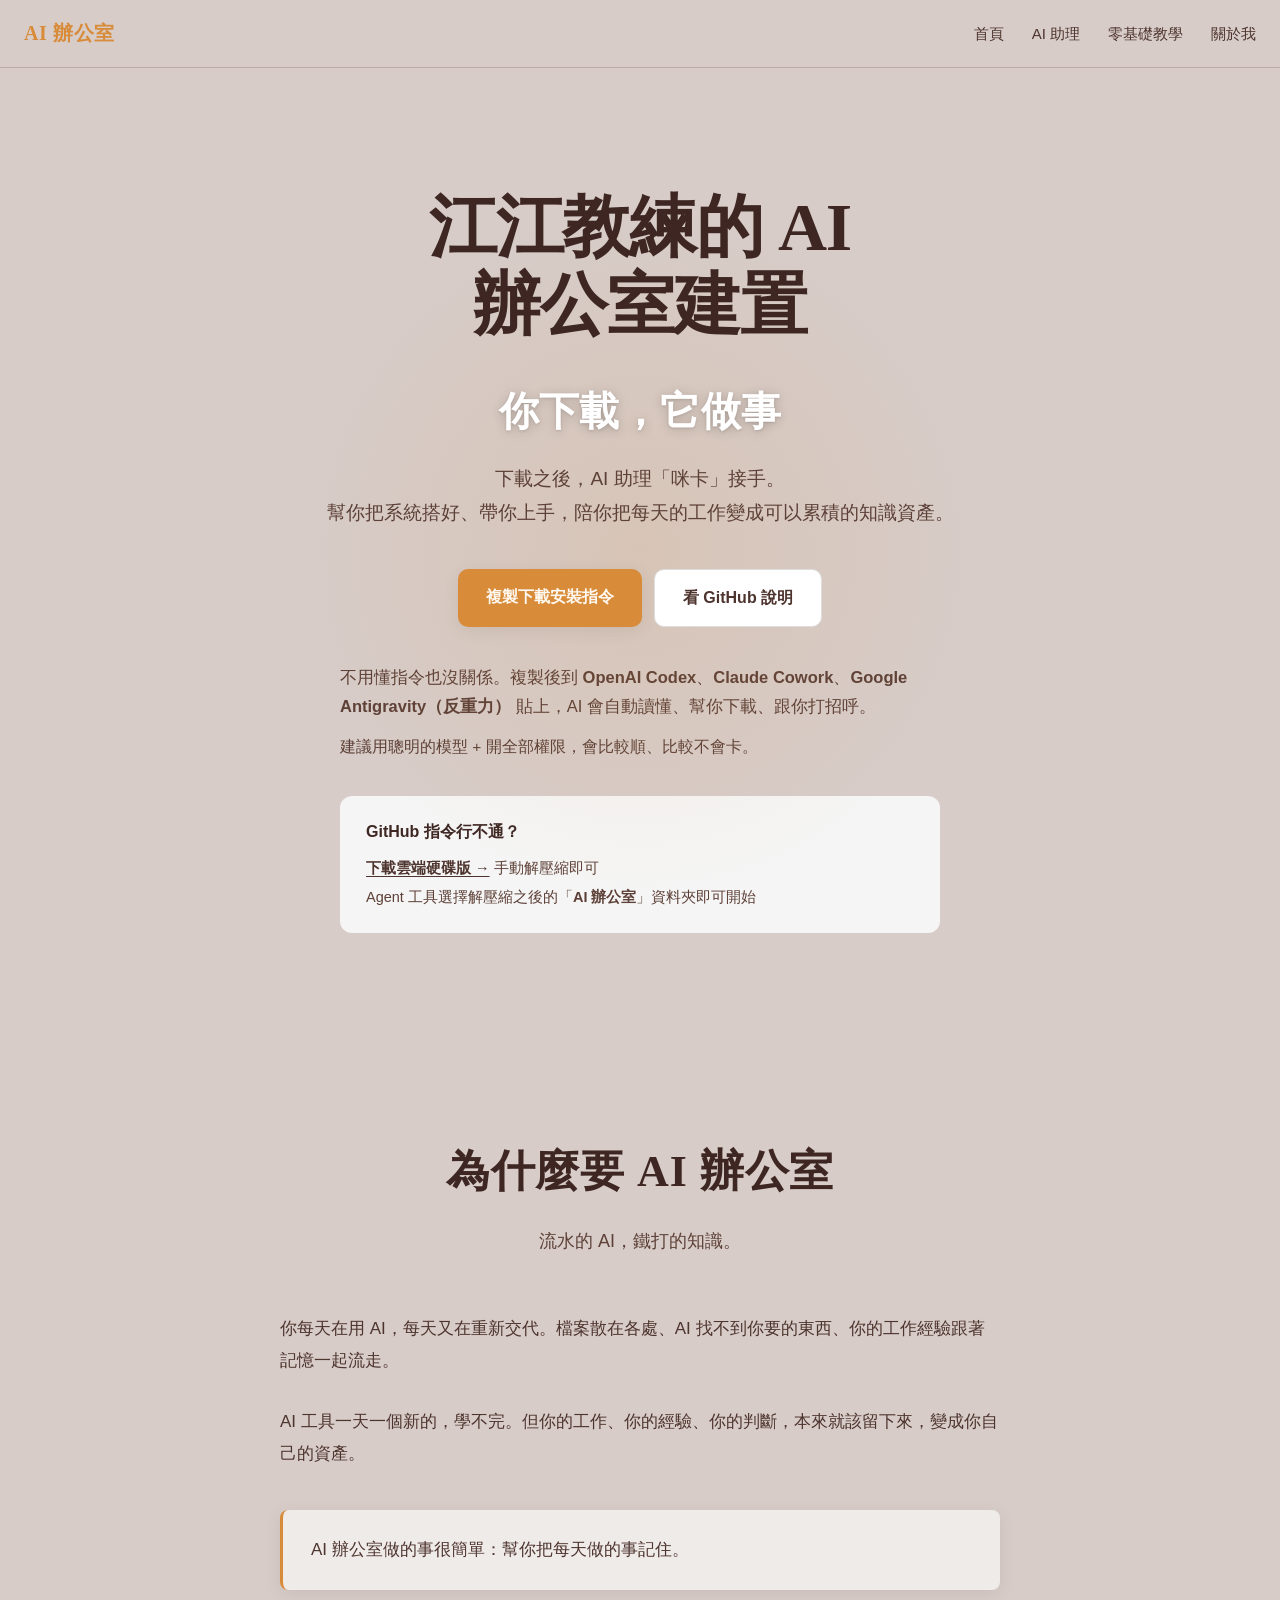
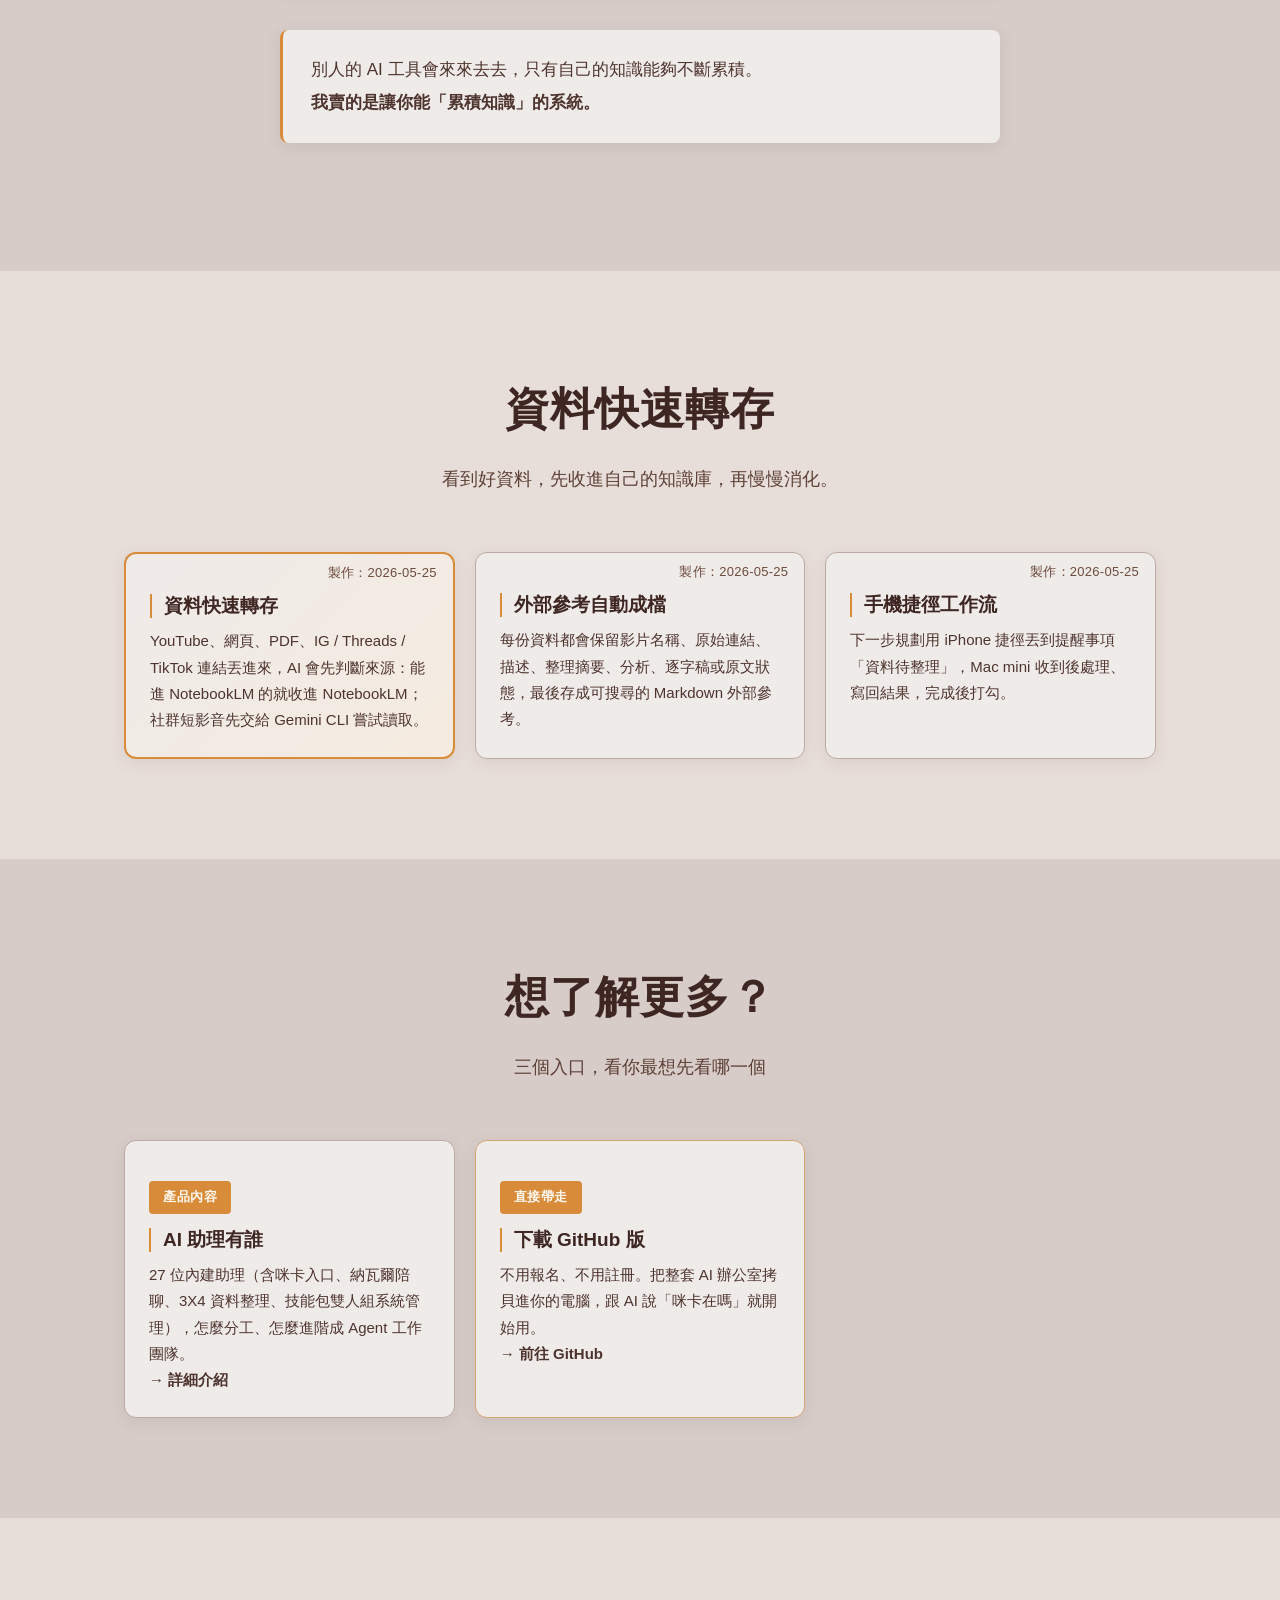
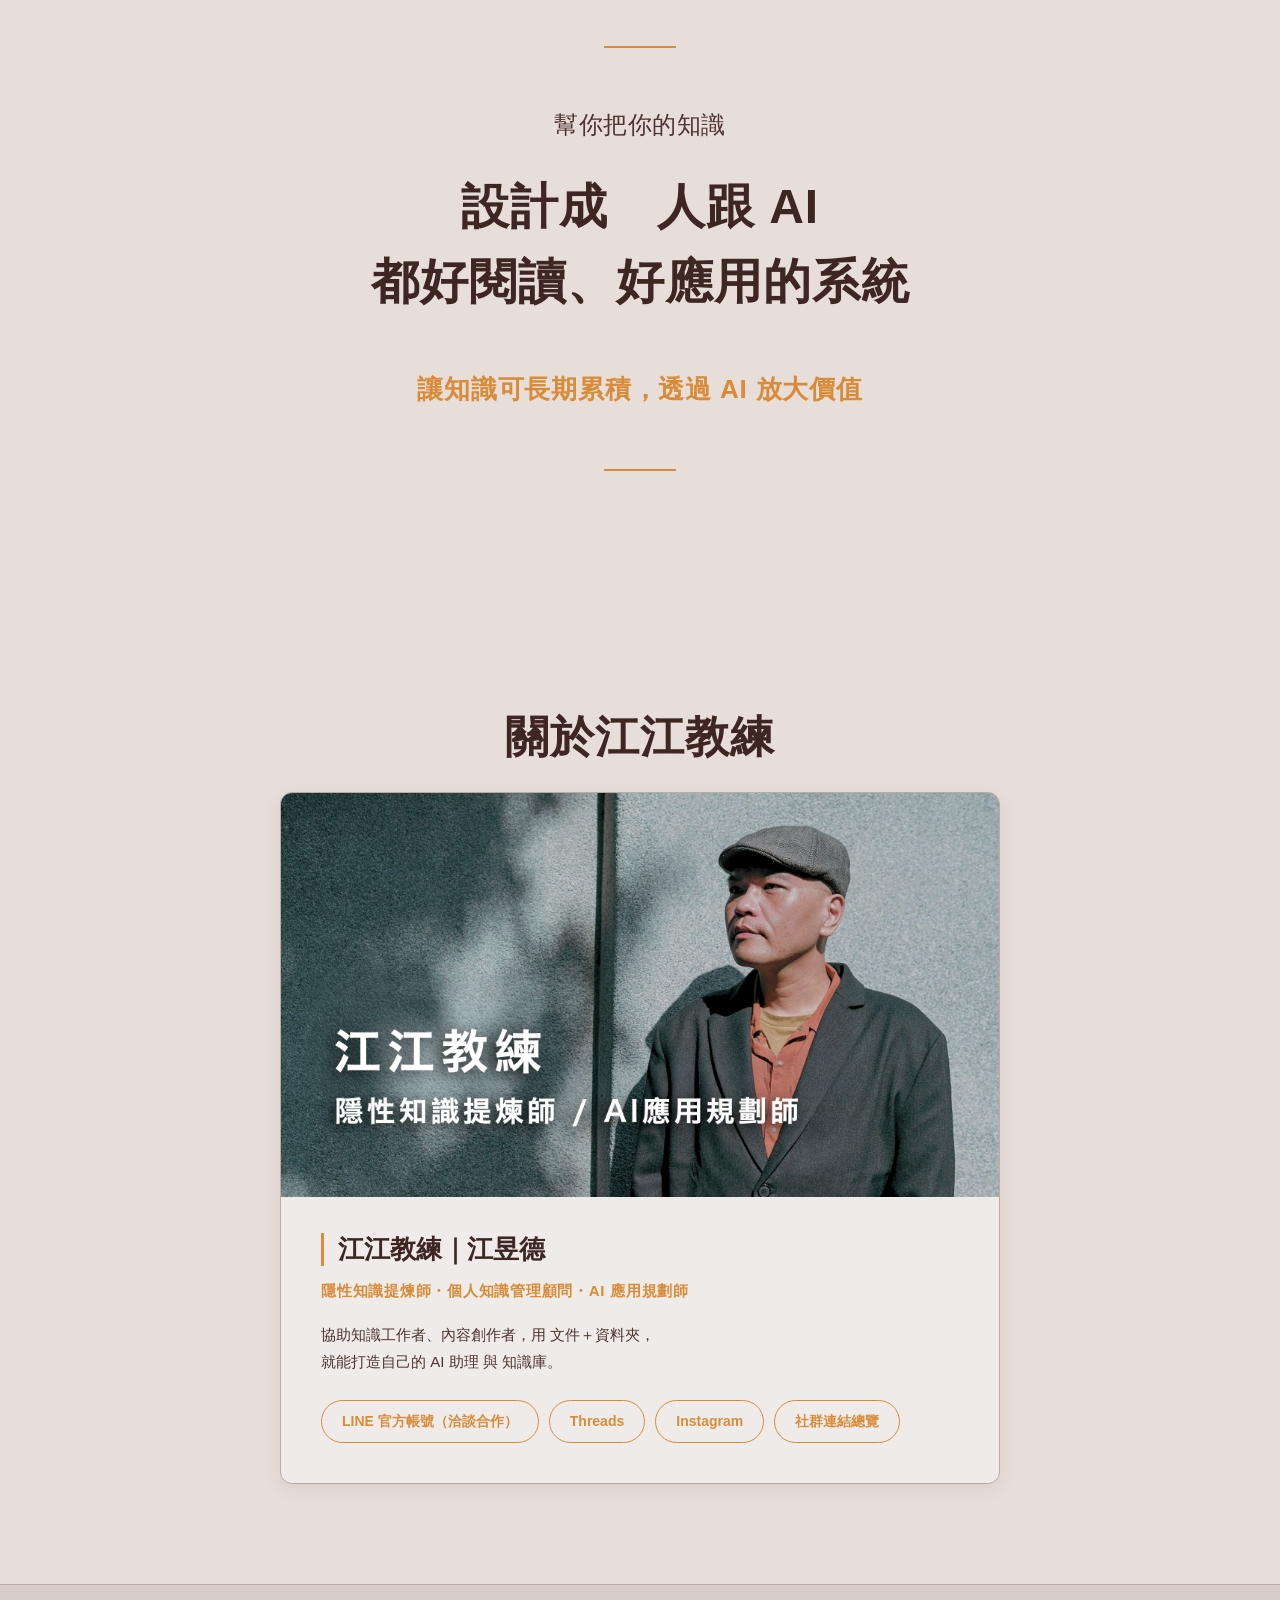
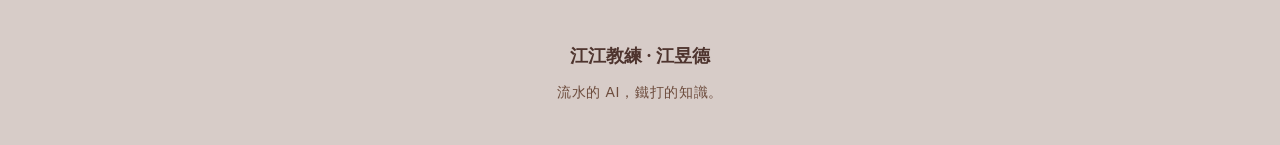
<file: index.html>
<!DOCTYPE html>
<html lang="zh-Hant">
<head>
  <meta charset="UTF-8">
  <meta name="viewport" content="width=device-width, initial-scale=1.0">
  <link rel="canonical" href="https://jiangjiang-ai-office.vercel.app/">
  <meta property="og:type" content="website">
  <meta property="og:site_name" content="江江教練的 AI 辦公室">
  <meta property="og:locale" content="zh_TW">
  <meta property="og:title" content="江江教練的 AI 辦公室建置｜你下載，它安裝">
  <meta property="og:description" content="江江教練設計的 AI 助理，會自動協助你搭建專屬的 AI 辦公室，並把外部資料快速轉存成自己的知識資產。流水的 AI，鐵打的知識。">
  <meta property="og:url" content="https://jiangjiang-ai-office.vercel.app/">
  <meta property="og:image" content="https://jiangjiang-ai-office.vercel.app/img/coach.jpg">
  <meta name="twitter:card" content="summary">
  <script type="application/ld+json">{"@context": "https://schema.org", "@graph": [{"@type": "WebSite", "name": "江江教練的 AI 辦公室", "url": "https://jiangjiang-ai-office.vercel.app/", "inLanguage": "zh-Hant", "description": "讓不寫程式的知識工作者，把 AI 變成自己的工作系統與知識資產。"}, {"@type": "Organization", "name": "江江教練的 AI 辦公室", "url": "https://jiangjiang-ai-office.vercel.app/", "logo": "https://jiangjiang-ai-office.vercel.app/img/coach.jpg", "founder": {"@type": "Person", "name": "江昱德", "alternateName": "江江教練", "jobTitle": "隱性知識提煉師、AI 應用規劃師"}}]}</script>
  <title>江江教練的 AI 辦公室建置｜你下載，它安裝</title>
  <meta name="description" content="江江教練設計的 AI 助理，會自動協助你搭建專屬的 AI 辦公室，並把外部資料快速轉存成自己的知識資產。流水的 AI，鐵打的知識。">
  <link rel="stylesheet" href="css/style.css">
</head>
<body>

  <nav class="topnav">
    <a href="index.html" class="logo">AI 辦公室</a>
    <ul class="nav-links">
      <li><a href="index.html">首頁</a></li>
      <li><a href="team.html">AI 助理</a></li>
      <li><a href="learn.html">零基礎教學</a></li>
      <li><a href="#about">關於我</a></li>
    </ul>
  </nav>

  <!-- Hero -->
  <section id="hero" class="hero">
    <div class="container" style="max-width: 760px;">
      <h1 style="font-weight: 800; color: #3E2723; letter-spacing: -0.02em; line-height: 1.15; text-wrap: balance;">江江教練的 AI 辦公室建置</h1>
      <p class="tagline" style="color: #FFFFFF; font-weight: 700; letter-spacing: 0.01em; text-shadow: 0 2px 12px rgba(0,0,0,0.18), 0 1px 3px rgba(0,0,0,0.12);">你下載，它做事</p>
      <p class="sub" style="color: #5D4037;">下載之後，AI 助理「咪卡」接手。<br>幫你把系統搭好、帶你上手，陪你把每天的工作變成可以累積的知識資產。</p>

      <div class="hero-cta" style="display: flex; gap: 12px; justify-content: center; margin-top: 36px; margin-bottom: 36px; flex-wrap: wrap;">
        <button onclick="copyInstallCmd(this)" class="btn btn-primary" style="border: none; cursor: pointer; font-family: inherit; padding: 14px 28px; font-size: 16px; font-weight: 600; border-radius: 10px;">複製下載安裝指令</button>
        <a href="https://github.com/Jiang-Yude/ai-office-workshop" target="_blank" rel="noopener" class="btn" style="background: #FFFFFF; color: #4E342E; border: 1px solid #DDDDDD; padding: 14px 28px; font-size: 16px; font-weight: 600; border-radius: 10px; text-decoration: none;">看 GitHub 說明</a>
      </div>

      <div style="max-width: 600px; margin: 0 auto 36px; text-align: left;">
        <p style="font-size: 16.5px; font-weight: 400; color: #5D4037; line-height: 1.75; margin-bottom: 12px;">不用懂指令也沒關係。複製後到 <strong>OpenAI Codex</strong>、<strong>Claude Cowork</strong>、<strong>Google Antigravity（反重力）</strong> 貼上，AI 會自動讀懂、幫你下載、跟你打招呼。</p>
        <p style="font-size: 15.5px; font-weight: 400; color: #5D4037; line-height: 1.75; margin-bottom: 0;">建議用聰明的模型 + 開全部權限，會比較順、比較不會卡。</p>
      </div>

      <!-- 雲端硬碟卡片 -->
      <div style="background: #F5F5F5; border-radius: 12px; padding: 22px 26px; max-width: 600px; margin: 0 auto; text-align: left;">
        <p style="font-size: 16px; font-weight: 700; color: #3E2723; margin: 0 0 10px;">GitHub 指令行不通？</p>
        <p style="font-size: 14.5px; font-weight: 400; color: #5D4037; line-height: 1.75; margin: 0 0 4px;"><a href="https://drive.google.com/drive/folders/1nD76r9WnhGaSLkOxmUowCE6aMH-LCPfh?usp=drive_link" target="_blank" rel="noopener" style="color: #4E342E; font-weight: 600; text-decoration: underline; text-underline-offset: 3px;">下載雲端硬碟版 →</a> 手動解壓縮即可</p>
        <p style="font-size: 14.5px; font-weight: 400; color: #5D4037; line-height: 1.75; margin: 0;">Agent 工具選擇解壓縮之後的「<strong>AI 辦公室</strong>」資料夾即可開始</p>
      </div>
    </div>
  </section>

  <!-- 為什麼 -->
  <section id="why" class="section">
    <div class="container">
      <h2>為什麼要 AI 辦公室</h2>
      <p class="section-lead">流水的 AI，鐵打的知識。</p>
      <div class="why-grid">
        <p>你每天在用 AI，每天又在重新交代。檔案散在各處、AI 找不到你要的東西、你的工作經驗跟著記憶一起流走。</p>
        <p>AI 工具一天一個新的，學不完。但你的工作、你的經驗、你的判斷，本來就該留下來，變成你自己的資產。</p>
        <p class="highlight">AI 辦公室做的事很簡單：幫你把每天做的事記住。</p>
        <p class="highlight">別人的 AI 工具會來來去去，只有自己的知識能夠不斷累積。<br><strong>我賣的是讓你能「累積知識」的系統。</strong></p>
      </div>
    </div>
  </section>

  <!-- 新功能 -->
  <section id="capture" class="section section-alt">
    <div class="container">
      <h2>資料快速轉存</h2>
      <p class="section-lead">看到好資料，先收進自己的知識庫，再慢慢消化。</p>

      <div class="team-grid">
        <div class="staff-card entrance">
          <span class="skill-date">製作：2026-05-25</span>
          <h4>資料快速轉存</h4>
          <p>YouTube、網頁、PDF、IG / Threads / TikTok 連結丟進來，AI 會先判斷來源：能進 NotebookLM 的就收進 NotebookLM；社群短影音先交給 Gemini CLI 嘗試讀取。</p>
        </div>
        <div class="staff-card">
          <span class="skill-date">製作：2026-05-25</span>
          <h4>外部參考自動成檔</h4>
          <p>每份資料都會保留影片名稱、原始連結、描述、整理摘要、分析、逐字稿或原文狀態，最後存成可搜尋的 Markdown 外部參考。</p>
        </div>
        <div class="staff-card">
          <span class="skill-date">製作：2026-05-25</span>
          <h4>手機捷徑工作流</h4>
          <p>下一步規劃用 iPhone 捷徑丟到提醒事項「資料待整理」，Mac mini 收到後處理、寫回結果，完成後打勾。</p>
        </div>
      </div>
    </div>
  </section>

  <!-- 三個入口 -->
  <section id="explore" class="section">
    <div class="container">
      <h2>想了解更多？</h2>
      <p class="section-lead">三個入口，看你最想先看哪一個</p>

      <div class="team-grid">
        <a href="team.html" class="staff-card" style="display:block; color:inherit;">
          <span class="role-badge">產品內容</span>
          <h4>AI 助理有誰</h4>
          <p>27 位內建助理（含咪卡入口、納瓦爾陪聊、3X4 資料整理、技能包雙人組系統管理），怎麼分工、怎麼進階成 Agent 工作團隊。</p>
          <p><strong>→ 詳細介紹</strong></p>
        </a>
        <a href="https://github.com/Jiang-Yude/ai-office-workshop" target="_blank" rel="noopener" class="staff-card highlight-card" style="display:block; color:inherit;">
          <span class="role-badge">直接帶走</span>
          <h4>下載 GitHub 版</h4>
          <p>不用報名、不用註冊。把整套 AI 辦公室拷貝進你的電腦，跟 AI 說「咪卡在嗎」就開始用。</p>
          <p><strong>→ 前往 GitHub</strong></p>
        </a>
      </div>
    </div>
  </section>



  <!-- 品牌標語：獨立 manifesto 區塊 -->
  <section id="manifesto" class="manifesto">
    <div class="container">
      <p class="manifesto-lead">幫你把你的知識</p>
      <h2 class="manifesto-main">設計成　人跟 AI<br>都好閱讀、好應用的系統</h2>
      <p class="manifesto-sub">讓知識可長期累積，透過 AI 放大價值</p>
    </div>
  </section>

  <!-- 關於江江教練 -->
  <section id="about" class="section section-alt">
    <div class="container">
      <h2>關於江江教練</h2>
      <div class="about-card">
        <div class="about-photo">
          <img src="img/coach.jpg" alt="江昱德 江江教練 形象名片">
        </div>
        <div class="about-content">
          <h3 class="about-name">江江教練｜江昱德</h3>
          <p class="about-title">隱性知識提煉師・個人知識管理顧問・AI 應用規劃師</p>
          <p class="about-desc">
            協助知識工作者、內容創作者，用 文件＋資料夾，<br>
            就能打造自己的 AI 助理 與 知識庫。
          </p>
          <div class="about-links">
            <a href="https://line.me/R/ti/p/@713kczfc" target="_blank" rel="noopener" class="social-link">LINE 官方帳號（洽談合作）</a>
            <a href="https://www.threads.com/@jiang_yude_coach" target="_blank" rel="noopener" class="social-link">Threads</a>
            <a href="https://www.instagram.com/jiang_yude_coach/" target="_blank" rel="noopener" class="social-link">Instagram</a>
            <a href="#" target="_blank" rel="noopener" class="social-link">社群連結總覽</a>
          </div>
        </div>
      </div>
    </div>
  </section>

  <footer class="site-footer">
    <div class="container">
      <p class="footer-main">江江教練 · 江昱德</p>
      <p class="footer-sub">流水的 AI，鐵打的知識。</p>
    </div>
  </footer>

  <script>
    function copyInstallCmd(btn) {
      const cmd = `使用者想安裝江江教練的 AI 辦公室到目前這個資料夾。

請幫使用者「直接平鋪」拷貝進來（不要多一層 ai-office-workshop 子資料夾）：

git clone https://github.com/Jiang-Yude/ai-office-workshop.git .

★ 提醒：請用聰明的模型（Claude Opus / GPT-5 / Gemini 2.5 Pro）+ 開啟全部權限，會比較順。
★ 如果這個資料夾不是空的，請先確認沒有重要檔案再清空。
★ 沒裝 git 的話 fallback：
   curl -L https://github.com/Jiang-Yude/ai-office-workshop/archive/refs/heads/main.tar.gz | tar -xz --strip-components=1
   （Windows PowerShell 請改用 curl.exe，避開 pipe 問題）
★ 還是不行？跟江江教練要雲端硬碟版的下載連結。

裝好之後，請念你的招呼語（你會在 agents.md 看到該怎麼念），讓使用者知道你已經就定位。

謝謝。`;
      const origText = btn.textContent;
      const origBg = btn.style.background;
      navigator.clipboard.writeText(cmd).then(() => {
        btn.textContent = '✅ 已複製！貼到 Codex 它會幫你裝';
        btn.style.background = '#5a8f4d';
        setTimeout(() => {
          btn.textContent = origText;
          btn.style.background = origBg;
        }, 3500);
      }).catch(() => {
        btn.textContent = '⚠ 請手動複製';
        setTimeout(() => btn.textContent = origText, 2500);
      });
    }
  </script>

</body>
</html>
</file>
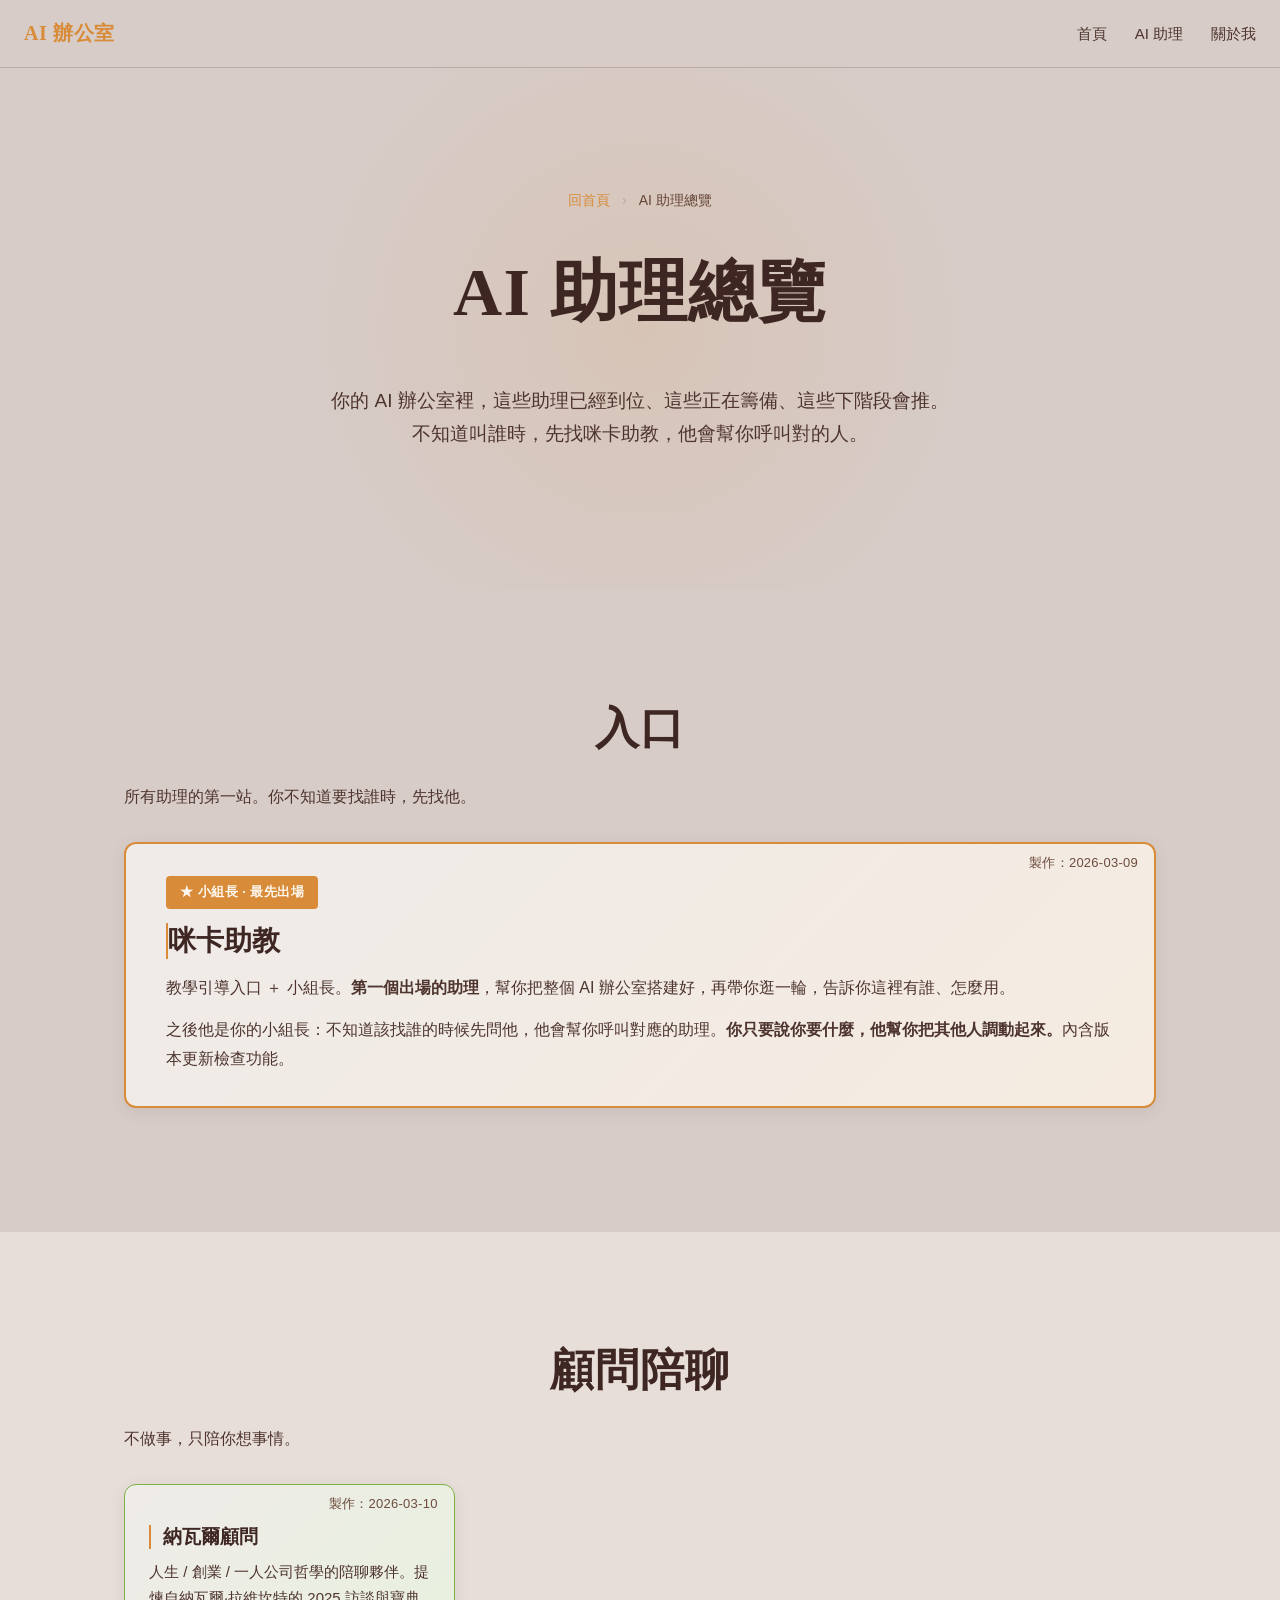
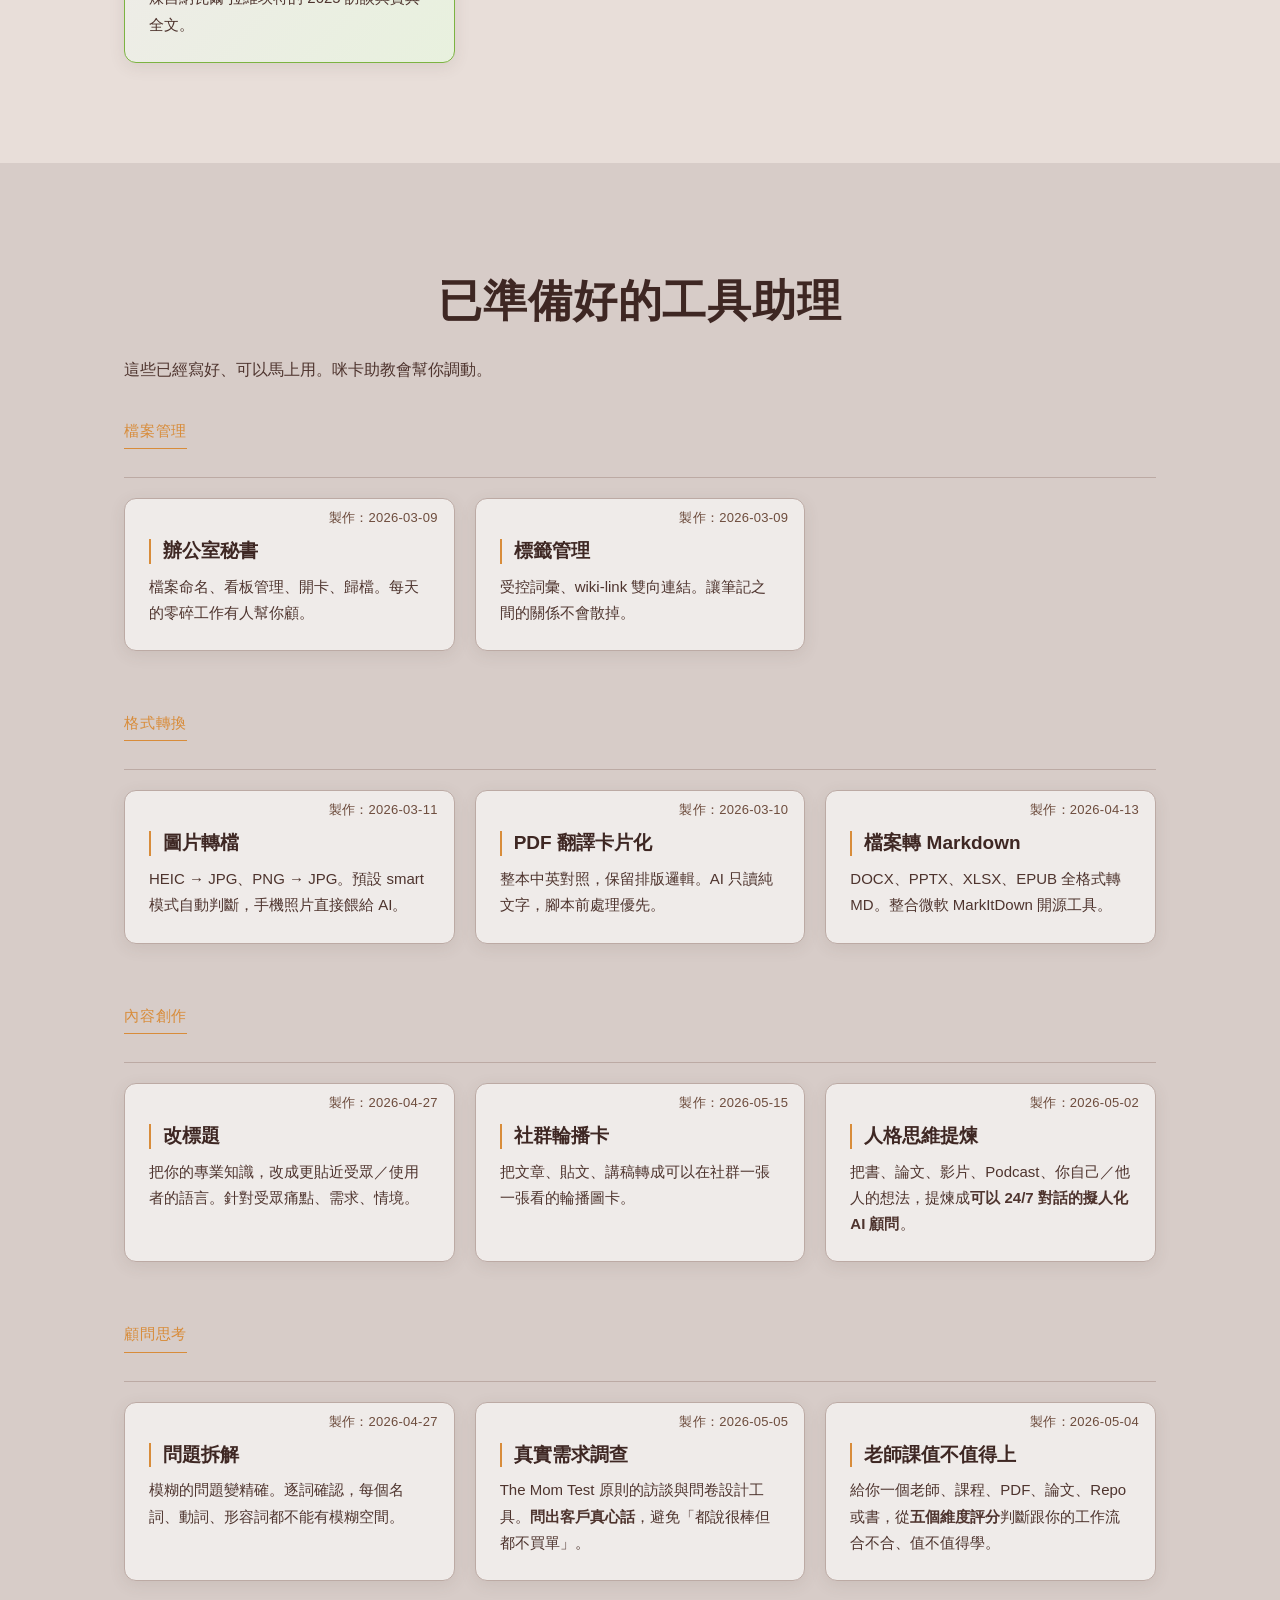
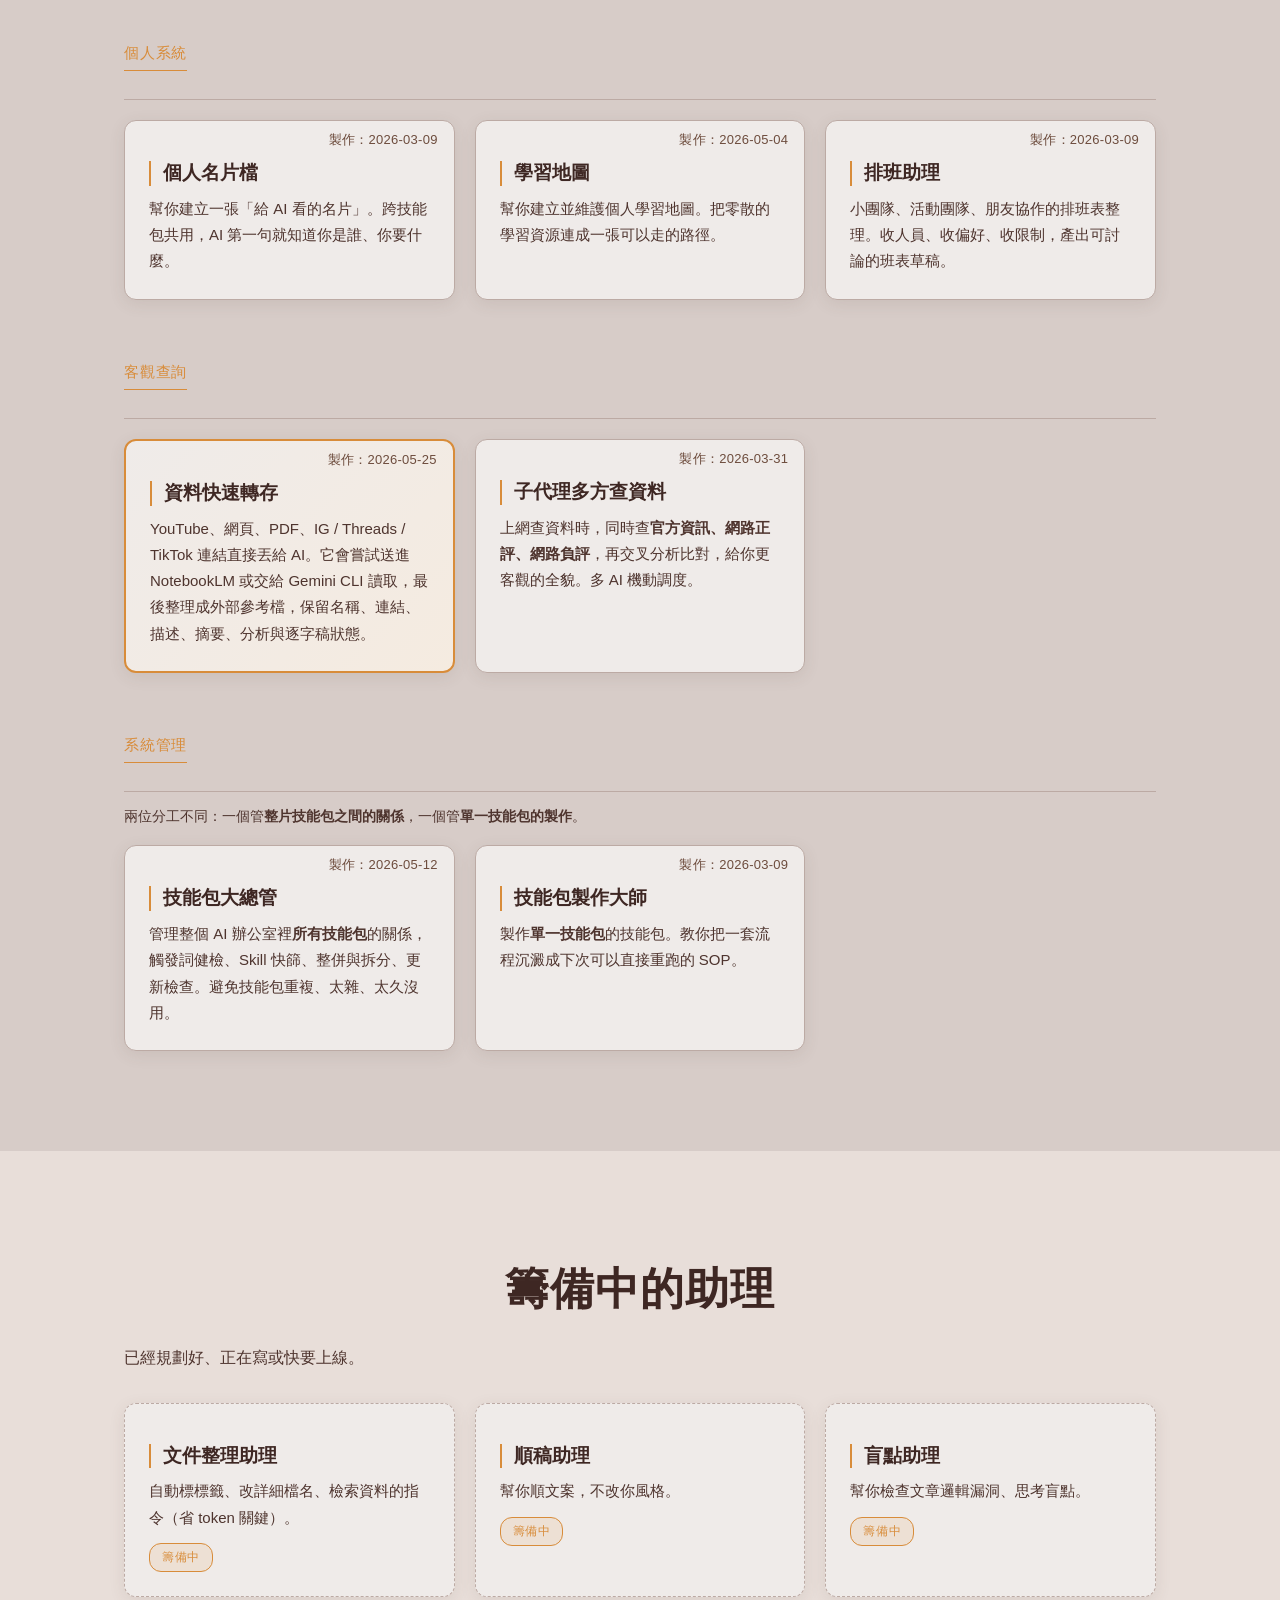
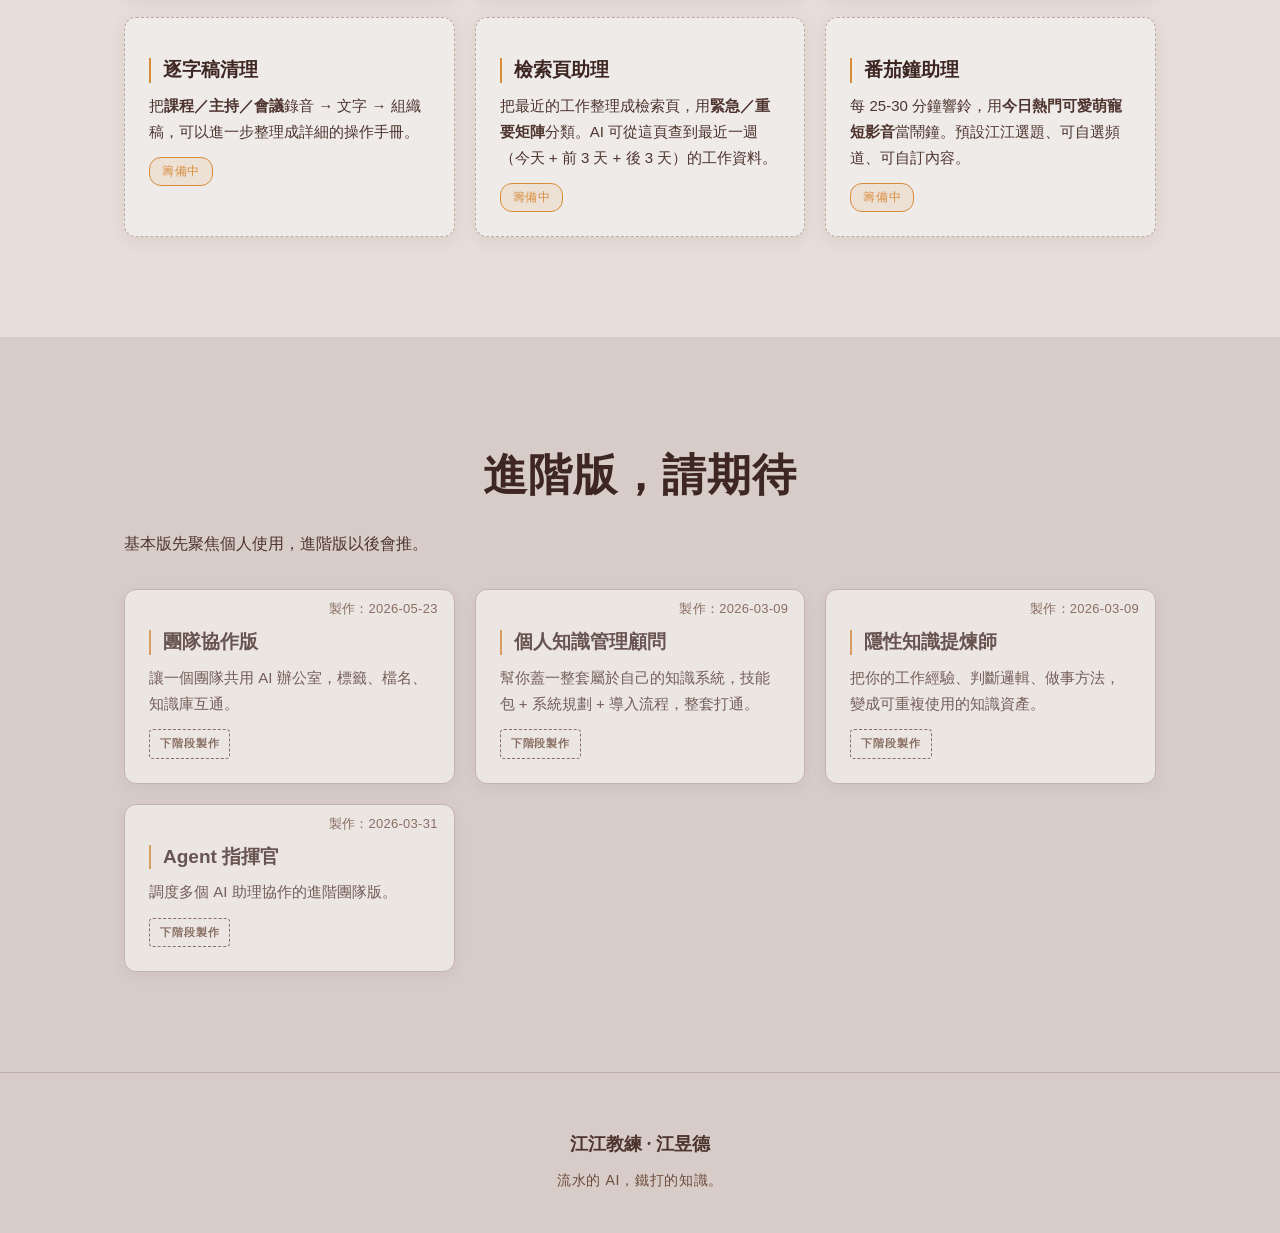
<file: assistants/index.html>
<!DOCTYPE html>
<html lang="zh-Hant">
<head>
  <meta charset="UTF-8">
  <meta name="viewport" content="width=device-width, initial-scale=1.0">
  <link rel="canonical" href="https://jiangjiang-ai-office.vercel.app/assistants">
  <meta property="og:type" content="website">
  <meta property="og:site_name" content="江江教練的 AI 辦公室">
  <meta property="og:locale" content="zh_TW">
  <meta property="og:title" content="AI 助理總覽｜江江教練的 AI 辦公室">
  <meta property="og:description" content="江江教練 AI 辦公室裡所有助理的完整介紹，已準備好、籌備中、進階版請期待，包含資料快速轉存與外部資料整理流程。">
  <meta property="og:url" content="https://jiangjiang-ai-office.vercel.app/assistants">
  <meta property="og:image" content="https://jiangjiang-ai-office.vercel.app/img/coach.jpg">
  <meta name="twitter:card" content="summary">
  <title>AI 助理總覽｜江江教練的 AI 辦公室</title>
  <meta name="description" content="江江教練 AI 辦公室裡所有助理的完整介紹，已準備好、籌備中、進階版請期待，包含資料快速轉存與外部資料整理流程。">
  <link rel="stylesheet" href="../css/style.css">
</head>
<body>

  <nav class="topnav">
    <a href="../index.html" class="logo">AI 辦公室</a>
    <ul class="nav-links">
      <li><a href="../index.html">首頁</a></li>
      <li><a href="../team.html">AI 助理</a></li>
      <li><a href="../index.html#about">關於我</a></li>
    </ul>
  </nav>

  <!-- Hero -->
  <section class="hero">
    <div class="container">
      <p class="breadcrumb">
        <a href="../index.html">回首頁</a>
        <span class="sep">›</span>
        <span>AI 助理總覽</span>
      </p>
      <h1>AI 助理總覽</h1>
      <p class="sub">你的 AI 辦公室裡，這些助理已經到位、這些正在籌備、這些下階段會推。<br>不知道叫誰時，先找咪卡助教，他會幫你呼叫對的人。</p>
    </div>
  </section>

  <!-- 入口 -->
  <section class="section">
    <div class="container">
      <h2>入口</h2>
      <p class="section-intro">所有助理的第一站。你不知道要找誰時，先找他。</p>

      <div class="team-featured">
        <div class="staff-card entrance entrance-big">
          <span class="skill-date">製作：2026-03-09</span>
          <span class="role-badge">★ 小組長 · 最先出場</span>
          <h4>咪卡助教</h4>
          <p>教學引導入口 ＋ 小組長。<strong>第一個出場的助理</strong>，幫你把整個 AI 辦公室搭建好，再帶你逛一輪，告訴你這裡有誰、怎麼用。</p>
          <p>之後他是你的小組長：不知道該找誰的時候先問他，他會幫你呼叫對應的助理。<strong>你只要說你要什麼，他幫你把其他人調動起來。</strong>內含版本更新檢查功能。</p>
        </div>
      </div>
    </div>
  </section>

  <!-- 顧問陪聊 -->
  <section class="section section-alt">
    <div class="container">
      <h2>顧問陪聊</h2>
      <p class="section-intro">不做事，只陪你想事情。</p>

      <div class="team-grid">
        <div class="staff-card free-card">
          <span class="skill-date">製作：2026-03-10</span>
          <h4>納瓦爾顧問</h4>
          <p>人生 / 創業 / 一人公司哲學的陪聊夥伴。提煉自納瓦爾·拉維坎特的 2025 訪談與寶典全文。</p>
        </div>
      </div>
    </div>
  </section>

  <!-- 已準備好的工具助理 -->
  <section class="section">
    <div class="container">
      <h2>已準備好的工具助理</h2>
      <p class="section-intro">這些已經寫好、可以馬上用。咪卡助教會幫你調動。</p>

      <!-- 檔案管理 -->
      <div class="team-group">
        <h3 class="group-title"><span class="group-subtitle">檔案管理</span></h3>
        <div class="team-grid">
          <div class="staff-card">
            <span class="skill-date">製作：2026-03-09</span>
            <h4>辦公室秘書</h4>
            <p>檔案命名、看板管理、開卡、歸檔。每天的零碎工作有人幫你顧。</p>
          </div>
          <div class="staff-card">
            <span class="skill-date">製作：2026-03-09</span>
            <h4>標籤管理</h4>
            <p>受控詞彙、wiki-link 雙向連結。讓筆記之間的關係不會散掉。</p>
          </div>
        </div>
      </div>

      <!-- 格式轉換 -->
      <div class="team-group">
        <h3 class="group-title"><span class="group-subtitle">格式轉換</span></h3>
        <div class="team-grid">
          <div class="staff-card">
            <span class="skill-date">製作：2026-03-11</span>
            <h4>圖片轉檔</h4>
            <p>HEIC → JPG、PNG → JPG。預設 smart 模式自動判斷，手機照片直接餵給 AI。</p>
          </div>
          <div class="staff-card">
            <span class="skill-date">製作：2026-03-10</span>
            <h4>PDF 翻譯卡片化</h4>
            <p>整本中英對照，保留排版邏輯。AI 只讀純文字，腳本前處理優先。</p>
          </div>
          <div class="staff-card">
            <span class="skill-date">製作：2026-04-13</span>
            <h4>檔案轉 Markdown</h4>
            <p>DOCX、PPTX、XLSX、EPUB 全格式轉 MD。整合微軟 MarkItDown 開源工具。</p>
          </div>
        </div>
      </div>

      <!-- 內容創作 -->
      <div class="team-group">
        <h3 class="group-title"><span class="group-subtitle">內容創作</span></h3>
        <div class="team-grid">
          <div class="staff-card">
            <span class="skill-date">製作：2026-04-27</span>
            <h4>改標題</h4>
            <p>把你的專業知識，改成更貼近受眾／使用者的語言。針對受眾痛點、需求、情境。</p>
          </div>
          <div class="staff-card">
            <span class="skill-date">製作：2026-05-15</span>
            <h4>社群輪播卡</h4>
            <p>把文章、貼文、講稿轉成可以在社群一張一張看的輪播圖卡。</p>
          </div>
          <div class="staff-card">
            <span class="skill-date">製作：2026-05-02</span>
            <h4>人格思維提煉</h4>
            <p>把書、論文、影片、Podcast、你自己／他人的想法，提煉成<strong>可以 24/7 對話的擬人化 AI 顧問</strong>。</p>
          </div>
        </div>
      </div>

      <!-- 顧問思考 -->
      <div class="team-group">
        <h3 class="group-title"><span class="group-subtitle">顧問思考</span></h3>
        <div class="team-grid">
          <div class="staff-card">
            <span class="skill-date">製作：2026-04-27</span>
            <h4>問題拆解</h4>
            <p>模糊的問題變精確。逐詞確認，每個名詞、動詞、形容詞都不能有模糊空間。</p>
          </div>
          <div class="staff-card">
            <span class="skill-date">製作：2026-05-05</span>
            <h4>真實需求調查</h4>
            <p>The Mom Test 原則的訪談與問卷設計工具。<strong>問出客戶真心話</strong>，避免「都說很棒但都不買單」。</p>
          </div>
          <div class="staff-card">
            <span class="skill-date">製作：2026-05-04</span>
            <h4>老師課值不值得上</h4>
            <p>給你一個老師、課程、PDF、論文、Repo 或書，從<strong>五個維度評分</strong>判斷跟你的工作流合不合、值不值得學。</p>
          </div>
        </div>
      </div>

      <!-- 個人系統 -->
      <div class="team-group">
        <h3 class="group-title"><span class="group-subtitle">個人系統</span></h3>
        <div class="team-grid">
          <div class="staff-card">
            <span class="skill-date">製作：2026-03-09</span>
            <h4>個人名片檔</h4>
            <p>幫你建立一張「給 AI 看的名片」。跨技能包共用，AI 第一句就知道你是誰、你要什麼。</p>
          </div>
          <div class="staff-card">
            <span class="skill-date">製作：2026-05-04</span>
            <h4>學習地圖</h4>
            <p>幫你建立並維護個人學習地圖。把零散的學習資源連成一張可以走的路徑。</p>
          </div>
          <div class="staff-card">
            <span class="skill-date">製作：2026-03-09</span>
            <h4>排班助理</h4>
            <p>小團隊、活動團隊、朋友協作的排班表整理。收人員、收偏好、收限制，產出可討論的班表草稿。</p>
          </div>
        </div>
      </div>

      <!-- 客觀查詢 -->
      <div class="team-group">
        <h3 class="group-title"><span class="group-subtitle">客觀查詢</span></h3>
        <div class="team-grid">
          <div class="staff-card entrance">
            <span class="skill-date">製作：2026-05-25</span>
            <h4>資料快速轉存</h4>
            <p>YouTube、網頁、PDF、IG / Threads / TikTok 連結直接丟給 AI。它會嘗試送進 NotebookLM 或交給 Gemini CLI 讀取，最後整理成外部參考檔，保留名稱、連結、描述、摘要、分析與逐字稿狀態。</p>
          </div>
          <div class="staff-card">
            <span class="skill-date">製作：2026-03-31</span>
            <h4>子代理多方查資料</h4>
            <p>上網查資料時，同時查<strong>官方資訊、網路正評、網路負評</strong>，再交叉分析比對，給你更客觀的全貌。多 AI 機動調度。</p>
          </div>
        </div>
      </div>

      <!-- 系統管理 -->
      <div class="team-group">
        <h3 class="group-title"><span class="group-subtitle">系統管理</span></h3>
        <p class="section-intro" style="margin-top: -8px; margin-bottom: 16px; font-size: 14px;">兩位分工不同：一個管<strong>整片技能包之間的關係</strong>，一個管<strong>單一技能包的製作</strong>。</p>
        <div class="team-grid">
          <div class="staff-card">
            <span class="skill-date">製作：2026-05-12</span>
            <h4>技能包大總管</h4>
            <p>管理整個 AI 辦公室裡<strong>所有技能包</strong>的關係，觸發詞健檢、Skill 快篩、整併與拆分、更新檢查。避免技能包重複、太雜、太久沒用。</p>
          </div>
          <div class="staff-card">
            <span class="skill-date">製作：2026-03-09</span>
            <h4>技能包製作大師</h4>
            <p>製作<strong>單一技能包</strong>的技能包。教你把一套流程沉澱成下次可以直接重跑的 SOP。</p>
          </div>
        </div>
      </div>

    </div>
  </section>

  <!-- 籌備中 -->
  <section class="section section-alt">
    <div class="container">
      <h2>籌備中的助理</h2>
      <p class="section-intro">已經規劃好、正在寫或快要上線。</p>

      <div class="team-grid">
        <div class="staff-card preparing-card">
          <h4>文件整理助理</h4>
          <p>自動標標籤、改詳細檔名、檢索資料的指令（省 token 關鍵）。</p>
          <span class="tag-preparing">籌備中</span>
        </div>
        <div class="staff-card preparing-card">
          <h4>順稿助理</h4>
          <p>幫你順文案，不改你風格。</p>
          <span class="tag-preparing">籌備中</span>
        </div>
        <div class="staff-card preparing-card">
          <h4>盲點助理</h4>
          <p>幫你檢查文章邏輯漏洞、思考盲點。</p>
          <span class="tag-preparing">籌備中</span>
        </div>
        <div class="staff-card preparing-card">
          <h4>逐字稿清理</h4>
          <p>把<strong>課程／主持／會議</strong>錄音 → 文字 → 組織稿，可以進一步整理成詳細的操作手冊。</p>
          <span class="tag-preparing">籌備中</span>
        </div>
        <div class="staff-card preparing-card">
          <h4>檢索頁助理</h4>
          <p>把最近的工作整理成檢索頁，用<strong>緊急／重要矩陣</strong>分類。AI 可從這頁查到最近一週（今天 + 前 3 天 + 後 3 天）的工作資料。</p>
          <span class="tag-preparing">籌備中</span>
        </div>
        <div class="staff-card preparing-card">
          <h4>番茄鐘助理</h4>
          <p>每 25-30 分鐘響鈴，用<strong>今日熱門可愛萌寵短影音</strong>當鬧鐘。預設江江選題、可自選頻道、可自訂內容。</p>
          <span class="tag-preparing">籌備中</span>
        </div>
      </div>
    </div>
  </section>

  <!-- 進階版請期待 -->
  <section class="section">
    <div class="container">
      <h2>進階版，請期待</h2>
      <p class="section-intro">基本版先聚焦個人使用，進階版以後會推。</p>

      <div class="team-grid">
        <div class="staff-card future-card">
          <span class="skill-date">製作：2026-05-23</span>
          <h4>團隊協作版</h4>
          <p>讓一個團隊共用 AI 辦公室，標籤、檔名、知識庫互通。</p>
          <span class="tag-future">下階段製作</span>
        </div>
        <div class="staff-card future-card">
          <span class="skill-date">製作：2026-03-09</span>
          <h4>個人知識管理顧問</h4>
          <p>幫你蓋一整套屬於自己的知識系統，技能包 + 系統規劃 + 導入流程，整套打通。</p>
          <span class="tag-future">下階段製作</span>
        </div>
        <div class="staff-card future-card">
          <span class="skill-date">製作：2026-03-09</span>
          <h4>隱性知識提煉師</h4>
          <p>把你的工作經驗、判斷邏輯、做事方法，變成可重複使用的知識資產。</p>
          <span class="tag-future">下階段製作</span>
        </div>
        <div class="staff-card future-card">
          <span class="skill-date">製作：2026-03-31</span>
          <h4>Agent 指揮官</h4>
          <p>調度多個 AI 助理協作的進階團隊版。</p>
          <span class="tag-future">下階段製作</span>
        </div>
      </div>
    </div>
  </section>

  <footer class="site-footer">
    <div class="container">
      <p class="footer-main">江江教練 · 江昱德</p>
      <p class="footer-sub">流水的 AI，鐵打的知識。</p>
    </div>
  </footer>

</body>
</html>
</file>
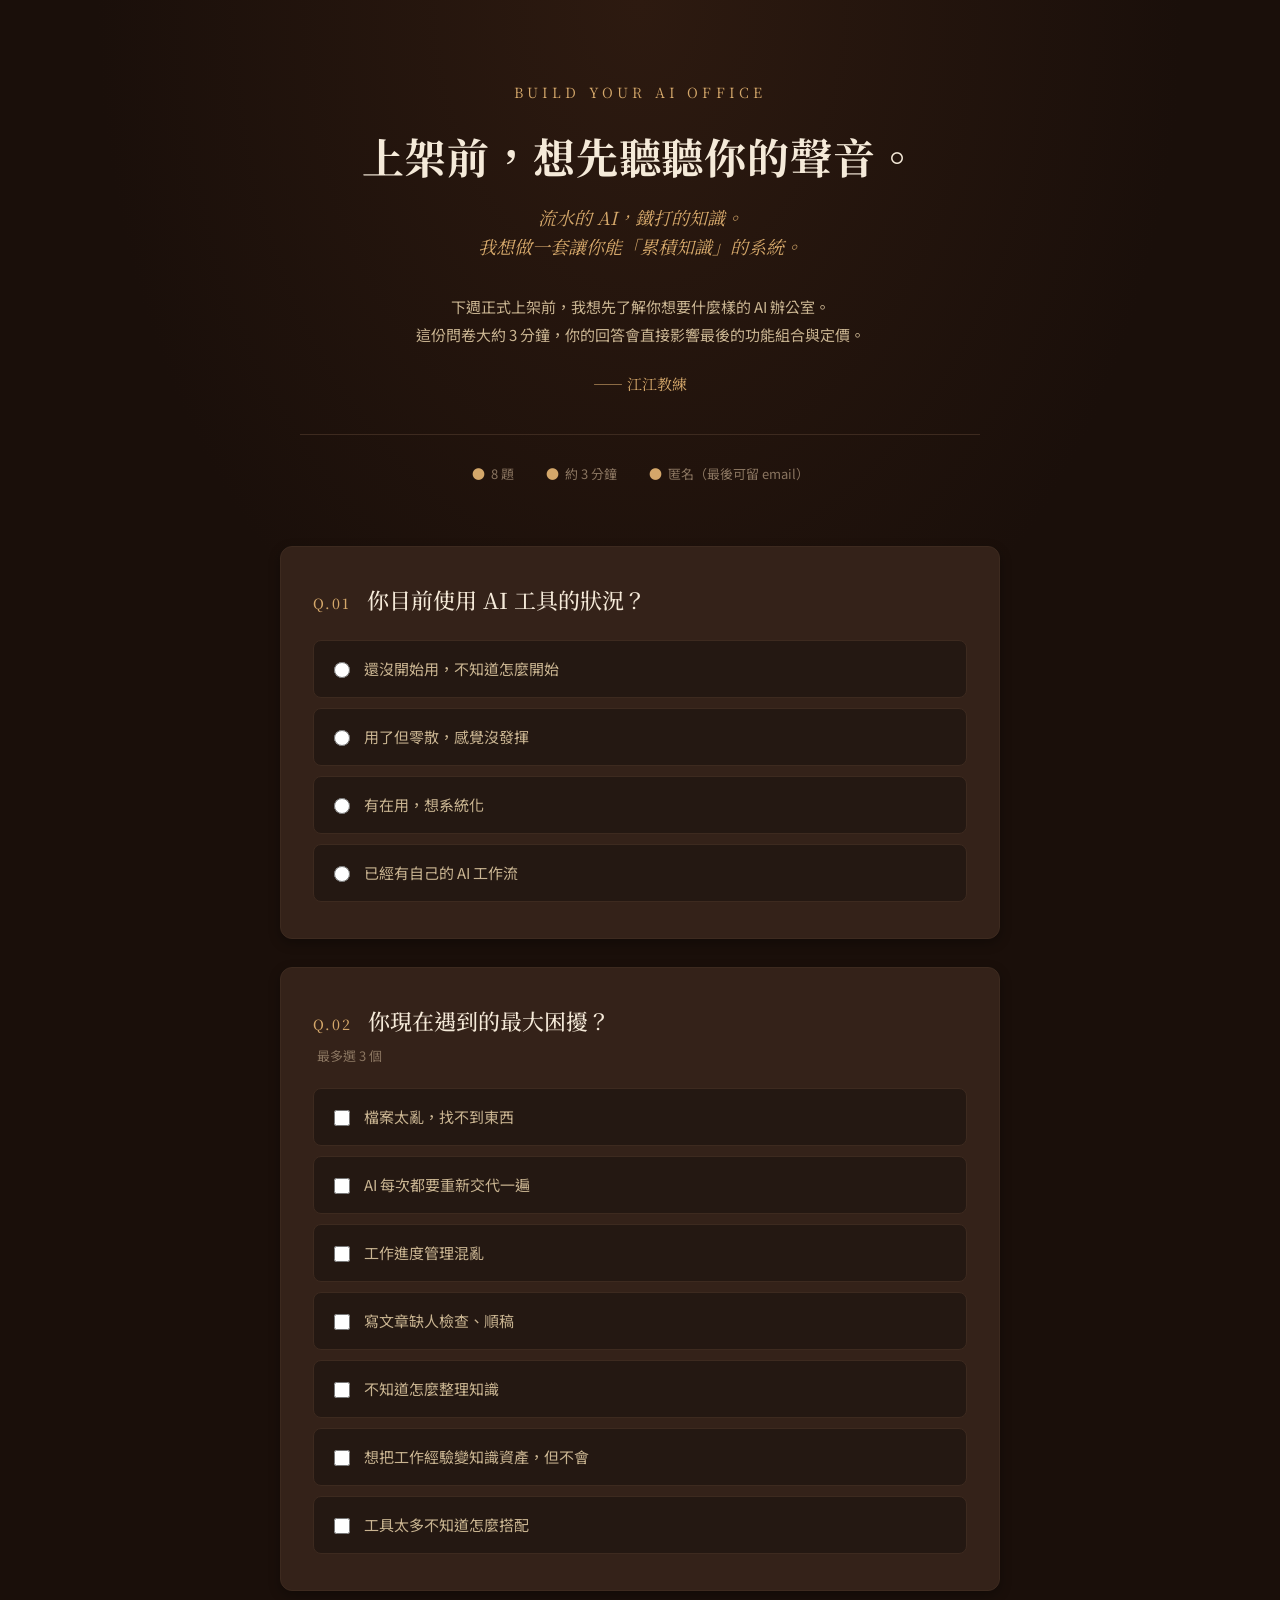
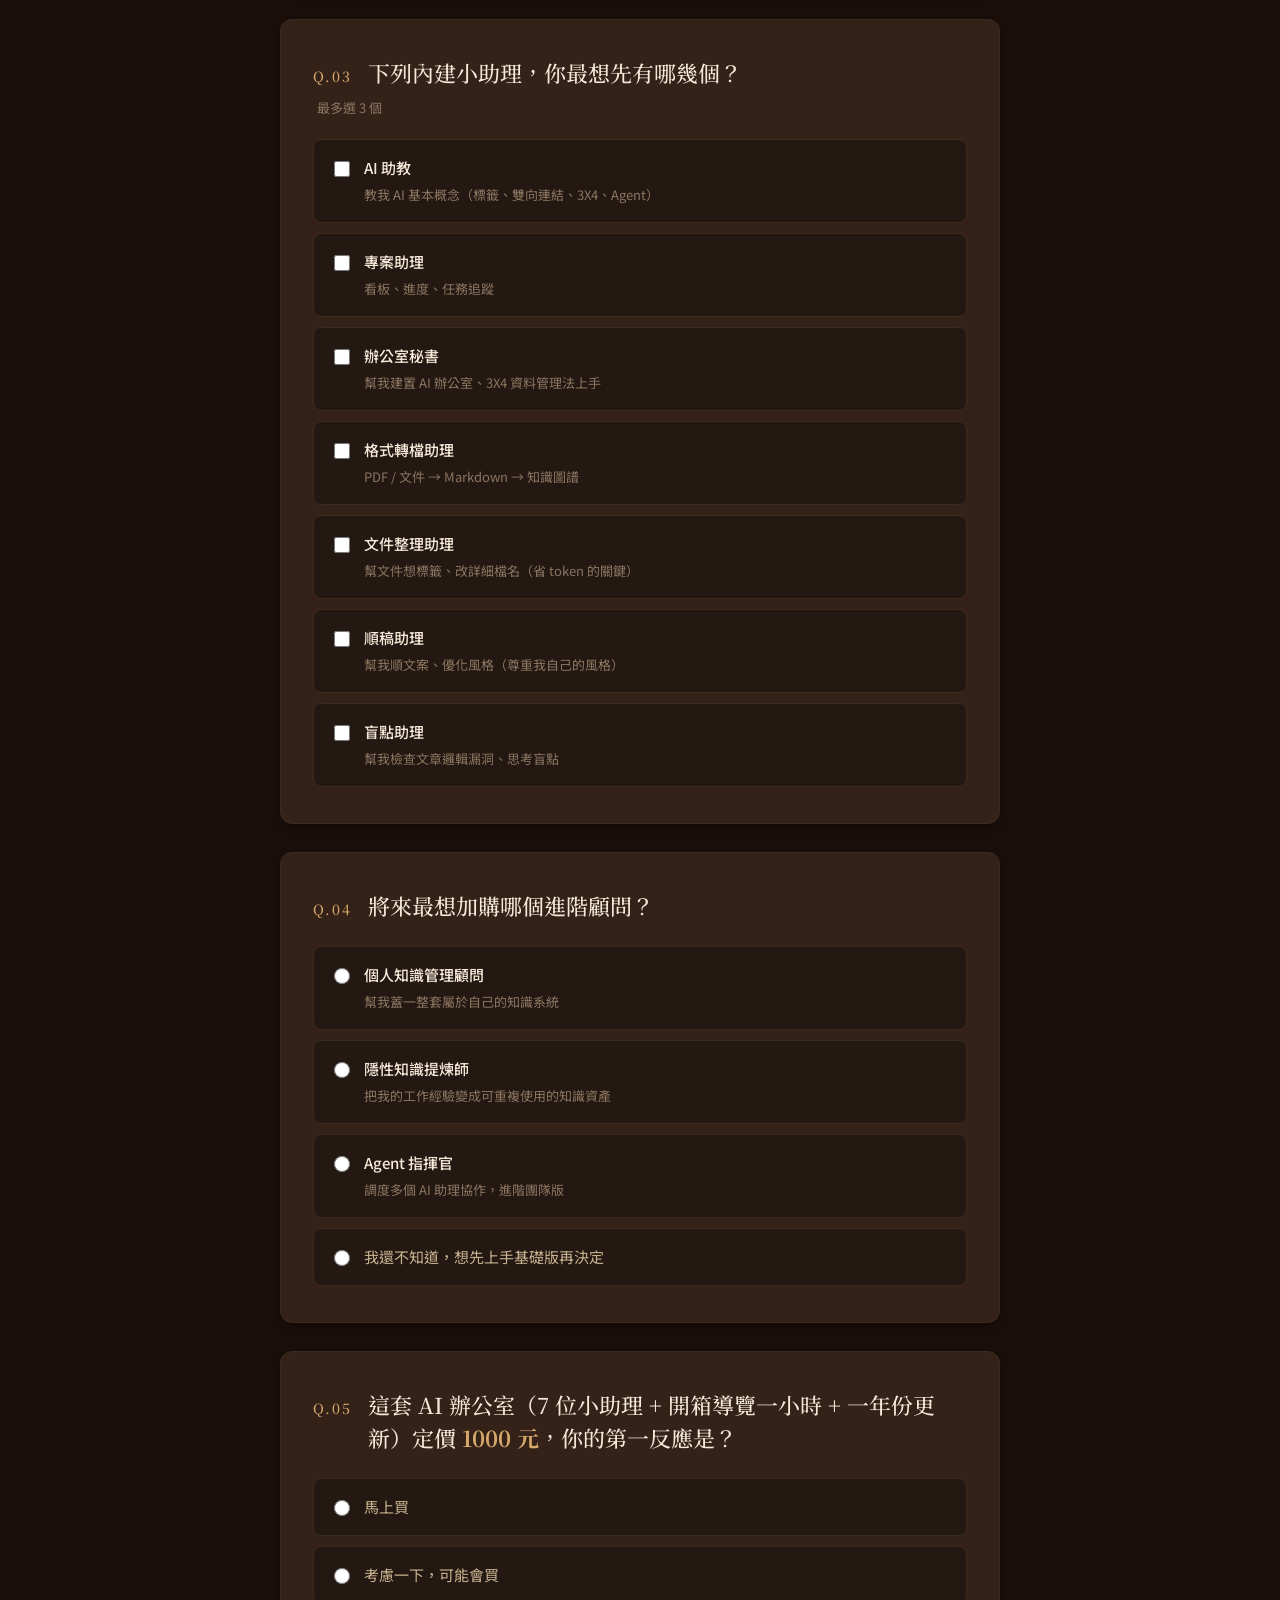
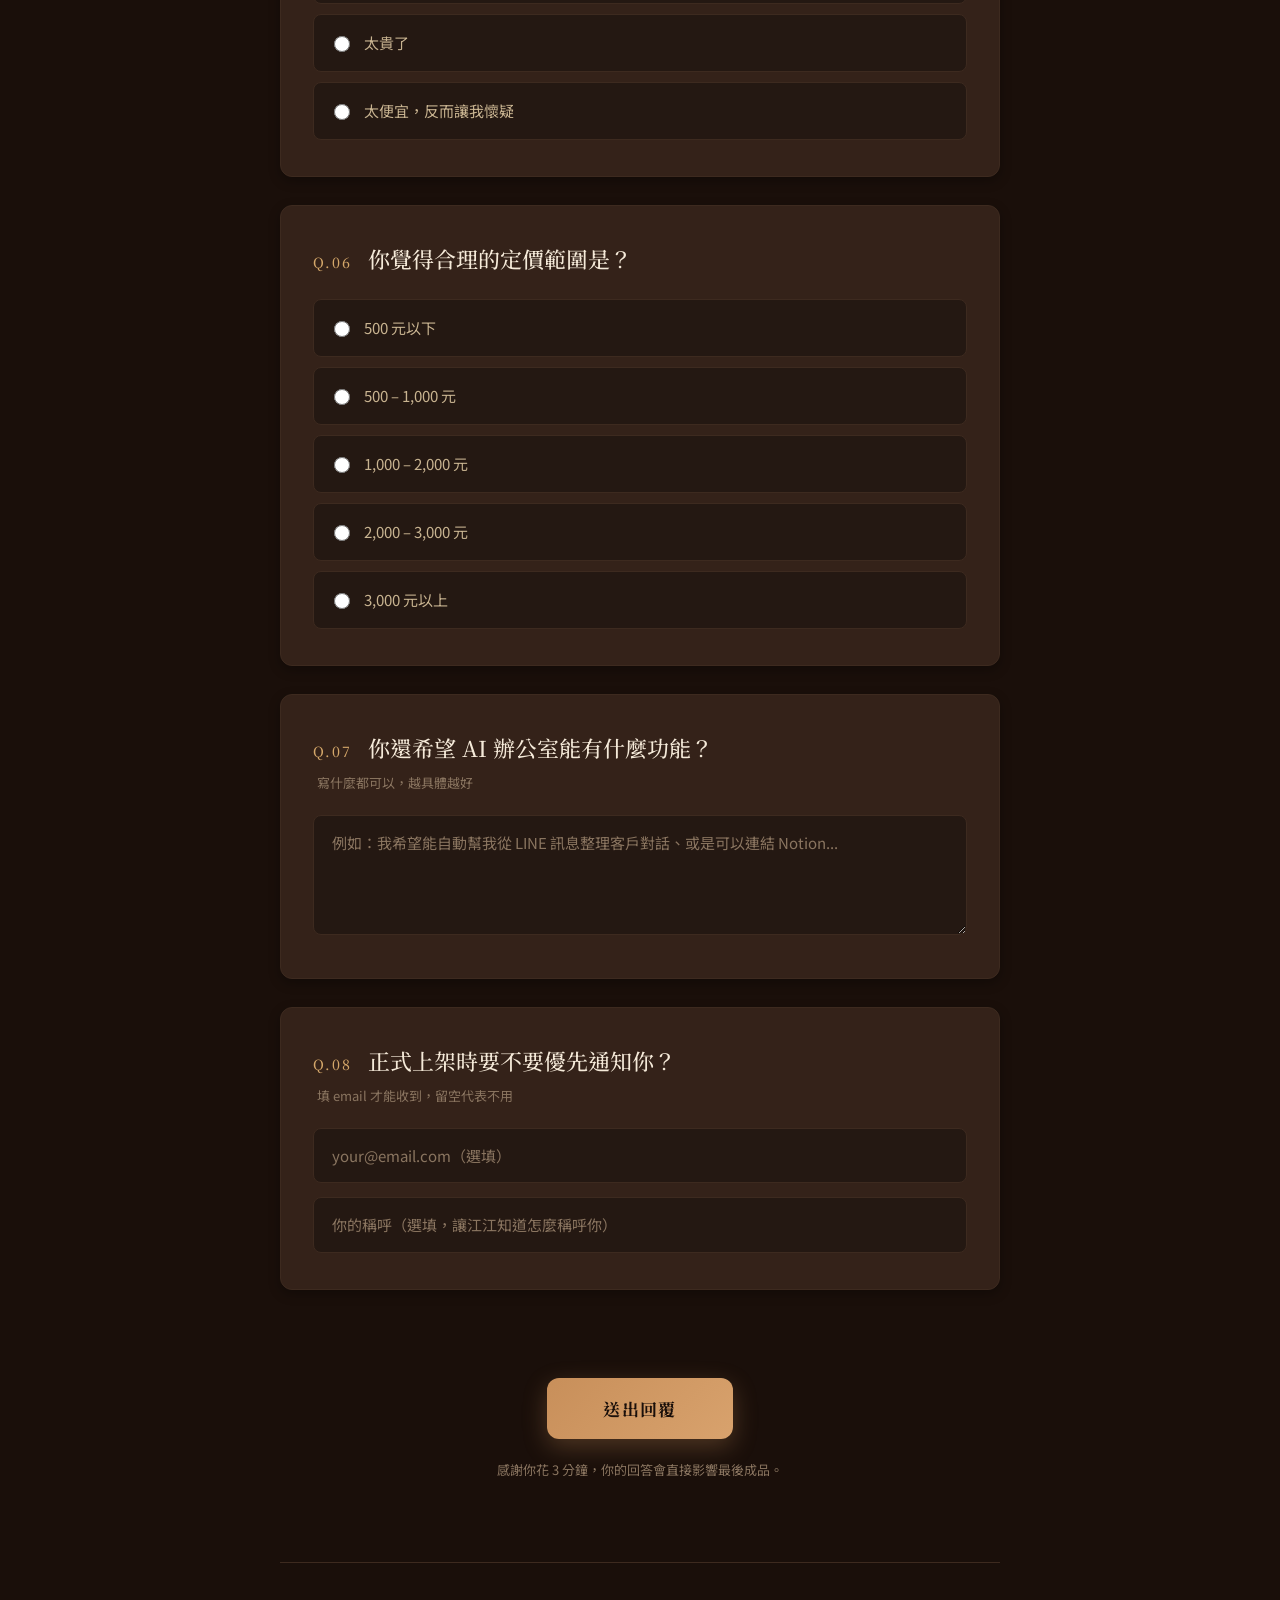
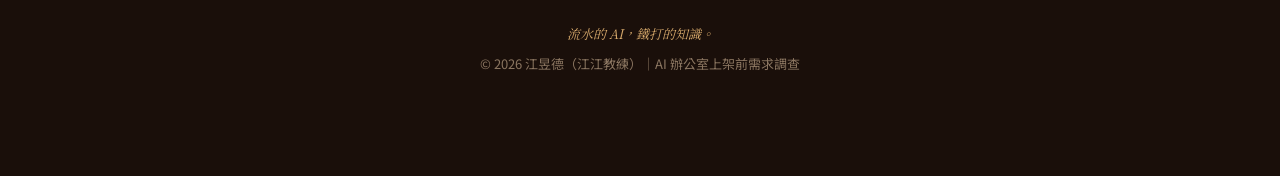
<file: survey/index.html>
<!DOCTYPE html>
<html lang="zh-TW">
<head>
<meta charset="UTF-8">
<meta name="viewport" content="width=device-width, initial-scale=1">
<title>建立你的 AI 辦公室 — 上架前需求調查</title>
<meta name="robots" content="noindex, nofollow">
<meta name="description" content="江江教練的 AI 辦公室 1000 元版上架前需求調查">
<link rel="preconnect" href="https://fonts.googleapis.com">
<link rel="preconnect" href="https://fonts.gstatic.com" crossorigin>
<link href="https://fonts.googleapis.com/css2?family=Noto+Sans+TC:wght@300;400;500;700&family=Noto+Serif+TC:wght@400;500;700;900&display=swap" rel="stylesheet">
<style>
:root {
  --bg-deep: #1a0f0a;
  --bg-base: #241812;
  --bg-elevated: #342219;
  --bg-input: #4a3122;
  --bg-input-focus: #5a3e2c;
  --border: #5a4230;
  --border-soft: #3d2a1f;
  --text-primary: #f5ead9;
  --text-secondary: #c9b491;
  --text-dim: #8a7560;
  --accent: #d4a76a;
  --accent-bright: #e8ba7b;
  --cta: #c88f5a;
  --cta-hover: #d8a26d;
  --success: #8ab878;
  --error: #d47a5a;
  --shadow: 0 20px 60px rgba(0, 0, 0, 0.4);
  --shadow-sm: 0 4px 12px rgba(0, 0, 0, 0.3);
  --radius: 12px;
  --radius-sm: 8px;
}

* { box-sizing: border-box; margin: 0; padding: 0; }

html { scroll-behavior: smooth; }

body {
  font-family: 'Noto Sans TC', -apple-system, BlinkMacSystemFont, 'Segoe UI', sans-serif;
  background:
    radial-gradient(ellipse at top, #2d1a10 0%, var(--bg-deep) 60%),
    var(--bg-deep);
  background-attachment: fixed;
  color: var(--text-primary);
  line-height: 1.75;
  min-height: 100vh;
  padding: 40px 20px 80px;
  -webkit-font-smoothing: antialiased;
  -moz-osx-font-smoothing: grayscale;
}

.container {
  max-width: 720px;
  margin: 0 auto;
}

/* Header */
header {
  text-align: center;
  padding: 40px 20px 60px;
  animation: fadeIn 0.8s ease-out;
}

.brand {
  font-family: 'Noto Serif TC', serif;
  font-size: 14px;
  letter-spacing: 0.3em;
  color: var(--accent);
  margin-bottom: 24px;
  text-transform: uppercase;
}

h1 {
  font-family: 'Noto Serif TC', serif;
  font-size: clamp(28px, 5vw, 42px);
  font-weight: 700;
  color: var(--text-primary);
  line-height: 1.3;
  margin-bottom: 20px;
  letter-spacing: 0.02em;
}

.subtitle {
  font-family: 'Noto Serif TC', serif;
  font-size: clamp(16px, 2.5vw, 18px);
  color: var(--accent);
  margin-bottom: 32px;
  font-style: italic;
  line-height: 1.6;
}

.intro {
  font-size: 15px;
  color: var(--text-secondary);
  max-width: 560px;
  margin: 0 auto;
  line-height: 1.9;
}

.intro .signature {
  display: block;
  margin-top: 20px;
  color: var(--accent);
  font-family: 'Noto Serif TC', serif;
}

.meta-bar {
  display: flex;
  justify-content: center;
  gap: 32px;
  margin-top: 36px;
  padding-top: 28px;
  border-top: 1px solid var(--border-soft);
  font-size: 13px;
  color: var(--text-dim);
}

.meta-bar span {
  display: flex;
  align-items: center;
  gap: 6px;
}

.meta-bar .dot {
  color: var(--accent);
}

/* Form */
form {
  display: flex;
  flex-direction: column;
  gap: 28px;
}

.question {
  background: var(--bg-elevated);
  border: 1px solid var(--border-soft);
  border-radius: var(--radius);
  padding: 36px 32px;
  box-shadow: var(--shadow-sm);
  animation: slideUp 0.5s ease-out backwards;
}

.question:nth-child(1) { animation-delay: 0.1s; }
.question:nth-child(2) { animation-delay: 0.15s; }
.question:nth-child(3) { animation-delay: 0.2s; }
.question:nth-child(4) { animation-delay: 0.25s; }
.question:nth-child(5) { animation-delay: 0.3s; }
.question:nth-child(6) { animation-delay: 0.35s; }
.question:nth-child(7) { animation-delay: 0.4s; }
.question:nth-child(8) { animation-delay: 0.45s; }

.q-header {
  display: flex;
  align-items: baseline;
  gap: 16px;
  margin-bottom: 24px;
}

.q-num {
  font-family: 'Noto Serif TC', serif;
  font-size: 14px;
  color: var(--accent);
  letter-spacing: 0.15em;
  font-weight: 500;
  white-space: nowrap;
}

.q-title {
  font-family: 'Noto Serif TC', serif;
  font-size: clamp(18px, 3vw, 22px);
  font-weight: 500;
  color: var(--text-primary);
  line-height: 1.5;
  flex: 1;
}

.q-hint {
  font-size: 13px;
  color: var(--text-dim);
  margin: -16px 0 20px 0;
  padding-left: 4px;
}

/* Radio & Checkbox options */
.options {
  display: flex;
  flex-direction: column;
  gap: 10px;
}

.option {
  display: flex;
  align-items: flex-start;
  gap: 14px;
  padding: 16px 20px;
  border: 1px solid var(--border-soft);
  border-radius: var(--radius-sm);
  background: var(--bg-base);
  cursor: pointer;
  transition: all 0.2s ease;
  position: relative;
}

.option:hover {
  border-color: var(--accent);
  background: var(--bg-input);
  transform: translateX(2px);
}

.option input {
  margin-top: 5px;
  accent-color: var(--accent);
  cursor: pointer;
  flex-shrink: 0;
  width: 16px;
  height: 16px;
}

.option input:checked ~ .option-label {
  color: var(--accent-bright);
}

.option:has(input:checked) {
  border-color: var(--accent);
  background: var(--bg-input);
  box-shadow: inset 2px 0 0 var(--accent);
}

.option-label {
  color: var(--text-secondary);
  font-size: 15px;
  line-height: 1.6;
  flex: 1;
  transition: color 0.2s ease;
}

.option-label strong {
  color: var(--text-primary);
  font-weight: 500;
  display: block;
  margin-bottom: 2px;
}

.option-label .desc {
  font-size: 13px;
  color: var(--text-dim);
  line-height: 1.6;
}

.option:has(input:checked) .option-label strong {
  color: var(--accent-bright);
}

/* Text inputs */
textarea, input[type="email"], input[type="text"] {
  width: 100%;
  padding: 14px 18px;
  background: var(--bg-base);
  border: 1px solid var(--border-soft);
  border-radius: var(--radius-sm);
  color: var(--text-primary);
  font-family: inherit;
  font-size: 15px;
  line-height: 1.7;
  transition: all 0.2s ease;
  resize: vertical;
}

textarea {
  min-height: 120px;
}

textarea:focus, input[type="email"]:focus, input[type="text"]:focus {
  outline: none;
  border-color: var(--accent);
  background: var(--bg-input);
  box-shadow: 0 0 0 3px rgba(212, 167, 106, 0.15);
}

textarea::placeholder, input::placeholder {
  color: var(--text-dim);
}

/* Submit */
.submit-section {
  margin-top: 20px;
  text-align: center;
  padding: 40px 0 20px;
}

button[type="submit"] {
  background: linear-gradient(135deg, var(--cta) 0%, var(--cta-hover) 100%);
  color: #1a0f0a;
  font-family: 'Noto Serif TC', serif;
  font-size: 17px;
  font-weight: 700;
  padding: 18px 56px;
  border: none;
  border-radius: var(--radius);
  cursor: pointer;
  transition: all 0.3s ease;
  letter-spacing: 0.08em;
  box-shadow: 0 8px 24px rgba(200, 143, 90, 0.3);
}

button[type="submit"]:hover {
  transform: translateY(-2px);
  box-shadow: 0 12px 32px rgba(200, 143, 90, 0.45);
}

button[type="submit"]:active {
  transform: translateY(0);
}

.submit-note {
  color: var(--text-dim);
  font-size: 13px;
  margin-top: 20px;
}

/* Footer */
footer {
  text-align: center;
  padding: 60px 20px 20px;
  color: var(--text-dim);
  font-size: 13px;
  border-top: 1px solid var(--border-soft);
  margin-top: 60px;
}

footer .tagline {
  font-family: 'Noto Serif TC', serif;
  color: var(--accent);
  margin-bottom: 8px;
  font-style: italic;
}

/* Checkbox limit warning */
.limit-warning {
  color: var(--error);
  font-size: 13px;
  margin-top: 10px;
  padding: 8px 12px;
  background: rgba(212, 122, 90, 0.1);
  border-radius: var(--radius-sm);
  display: none;
}

.limit-warning.show { display: block; }

/* Thank you */
.thank-you {
  display: none;
  background: var(--bg-elevated);
  border: 1px solid var(--accent);
  border-radius: var(--radius);
  padding: 48px 32px;
  text-align: center;
  animation: fadeIn 0.6s ease-out;
}

.thank-you.show { display: block; }

.thank-you h2 {
  font-family: 'Noto Serif TC', serif;
  color: var(--accent);
  font-size: 28px;
  margin-bottom: 20px;
}

.thank-you p {
  color: var(--text-secondary);
  line-height: 1.9;
  margin-bottom: 12px;
}

/* Animations */
@keyframes fadeIn {
  from { opacity: 0; }
  to { opacity: 1; }
}

@keyframes slideUp {
  from { opacity: 0; transform: translateY(20px); }
  to { opacity: 1; transform: translateY(0); }
}

/* Mobile */
@media (max-width: 600px) {
  body { padding: 20px 16px 60px; }
  header { padding: 20px 10px 40px; }
  .question { padding: 28px 22px; }
  .meta-bar { gap: 20px; font-size: 12px; }
  .option { padding: 14px 16px; }
  button[type="submit"] { padding: 16px 40px; font-size: 16px; }
}
</style>
</head>
<body>
<main class="container">

  <header>
    <div class="brand">BUILD YOUR AI OFFICE</div>
    <h1>上架前，想先聽聽你的聲音。</h1>
    <p class="subtitle">流水的 AI，鐵打的知識。<br>我想做一套讓你能「累積知識」的系統。</p>
    <p class="intro">
      下週正式上架前，我想先了解你想要什麼樣的 AI 辦公室。<br>
      這份問卷大約 3 分鐘，你的回答會直接影響最後的功能組合與定價。
      <span class="signature">—— 江江教練</span>
    </p>
    <div class="meta-bar">
      <span><span class="dot">●</span> 8 題</span>
      <span><span class="dot">●</span> 約 3 分鐘</span>
      <span><span class="dot">●</span> 匿名（最後可留 email）</span>
    </div>
  </header>

  <form id="surveyForm" method="POST" action="REPLACE_WITH_YOUR_FORMSPREE_ENDPOINT">

    <!-- Q1 -->
    <section class="question">
      <div class="q-header">
        <div class="q-num">Q.01</div>
        <h2 class="q-title">你目前使用 AI 工具的狀況？</h2>
      </div>
      <div class="options">
        <label class="option">
          <input type="radio" name="q1_current_state" value="還沒開始用" required>
          <span class="option-label">還沒開始用，不知道怎麼開始</span>
        </label>
        <label class="option">
          <input type="radio" name="q1_current_state" value="用了但零散">
          <span class="option-label">用了但零散，感覺沒發揮</span>
        </label>
        <label class="option">
          <input type="radio" name="q1_current_state" value="想系統化">
          <span class="option-label">有在用，想系統化</span>
        </label>
        <label class="option">
          <input type="radio" name="q1_current_state" value="已有工作流">
          <span class="option-label">已經有自己的 AI 工作流</span>
        </label>
      </div>
    </section>

    <!-- Q2 -->
    <section class="question">
      <div class="q-header">
        <div class="q-num">Q.02</div>
        <h2 class="q-title">你現在遇到的最大困擾？</h2>
      </div>
      <p class="q-hint">最多選 3 個</p>
      <div class="options" data-max="3">
        <label class="option">
          <input type="checkbox" name="q2_pain_points" value="檔案太亂">
          <span class="option-label">檔案太亂，找不到東西</span>
        </label>
        <label class="option">
          <input type="checkbox" name="q2_pain_points" value="AI重複交代">
          <span class="option-label">AI 每次都要重新交代一遍</span>
        </label>
        <label class="option">
          <input type="checkbox" name="q2_pain_points" value="進度管理混亂">
          <span class="option-label">工作進度管理混亂</span>
        </label>
        <label class="option">
          <input type="checkbox" name="q2_pain_points" value="寫作缺檢查">
          <span class="option-label">寫文章缺人檢查、順稿</span>
        </label>
        <label class="option">
          <input type="checkbox" name="q2_pain_points" value="知識整理">
          <span class="option-label">不知道怎麼整理知識</span>
        </label>
        <label class="option">
          <input type="checkbox" name="q2_pain_points" value="經驗資產化">
          <span class="option-label">想把工作經驗變知識資產，但不會</span>
        </label>
        <label class="option">
          <input type="checkbox" name="q2_pain_points" value="工具搭配">
          <span class="option-label">工具太多不知道怎麼搭配</span>
        </label>
      </div>
      <div class="limit-warning">最多選 3 個，要取消其中一個才能繼續選。</div>
    </section>

    <!-- Q3 -->
    <section class="question">
      <div class="q-header">
        <div class="q-num">Q.03</div>
        <h2 class="q-title">下列內建小助理，你最想先有哪幾個？</h2>
      </div>
      <p class="q-hint">最多選 3 個</p>
      <div class="options" data-max="3">
        <label class="option">
          <input type="checkbox" name="q3_top_assistants" value="AI助教">
          <span class="option-label">
            <strong>AI 助教</strong>
            <span class="desc">教我 AI 基本概念（標籤、雙向連結、3X4、Agent）</span>
          </span>
        </label>
        <label class="option">
          <input type="checkbox" name="q3_top_assistants" value="專案助理">
          <span class="option-label">
            <strong>專案助理</strong>
            <span class="desc">看板、進度、任務追蹤</span>
          </span>
        </label>
        <label class="option">
          <input type="checkbox" name="q3_top_assistants" value="辦公室秘書">
          <span class="option-label">
            <strong>辦公室秘書</strong>
            <span class="desc">幫我建置 AI 辦公室、3X4 資料管理法上手</span>
          </span>
        </label>
        <label class="option">
          <input type="checkbox" name="q3_top_assistants" value="格式轉檔助理">
          <span class="option-label">
            <strong>格式轉檔助理</strong>
            <span class="desc">PDF / 文件 → Markdown → 知識圖譜</span>
          </span>
        </label>
        <label class="option">
          <input type="checkbox" name="q3_top_assistants" value="文件整理助理">
          <span class="option-label">
            <strong>文件整理助理</strong>
            <span class="desc">幫文件想標籤、改詳細檔名（省 token 的關鍵）</span>
          </span>
        </label>
        <label class="option">
          <input type="checkbox" name="q3_top_assistants" value="順稿助理">
          <span class="option-label">
            <strong>順稿助理</strong>
            <span class="desc">幫我順文案、優化風格（尊重我自己的風格）</span>
          </span>
        </label>
        <label class="option">
          <input type="checkbox" name="q3_top_assistants" value="盲點助理">
          <span class="option-label">
            <strong>盲點助理</strong>
            <span class="desc">幫我檢查文章邏輯漏洞、思考盲點</span>
          </span>
        </label>
      </div>
      <div class="limit-warning">最多選 3 個，要取消其中一個才能繼續選。</div>
    </section>

    <!-- Q4 -->
    <section class="question">
      <div class="q-header">
        <div class="q-num">Q.04</div>
        <h2 class="q-title">將來最想加購哪個進階顧問？</h2>
      </div>
      <div class="options">
        <label class="option">
          <input type="radio" name="q4_consultant" value="個人知識管理顧問" required>
          <span class="option-label">
            <strong>個人知識管理顧問</strong>
            <span class="desc">幫我蓋一整套屬於自己的知識系統</span>
          </span>
        </label>
        <label class="option">
          <input type="radio" name="q4_consultant" value="隱性知識提煉師">
          <span class="option-label">
            <strong>隱性知識提煉師</strong>
            <span class="desc">把我的工作經驗變成可重複使用的知識資產</span>
          </span>
        </label>
        <label class="option">
          <input type="radio" name="q4_consultant" value="Agent指揮官">
          <span class="option-label">
            <strong>Agent 指揮官</strong>
            <span class="desc">調度多個 AI 助理協作，進階團隊版</span>
          </span>
        </label>
        <label class="option">
          <input type="radio" name="q4_consultant" value="還不知道">
          <span class="option-label">我還不知道，想先上手基礎版再決定</span>
        </label>
      </div>
    </section>

    <!-- Q5 -->
    <section class="question">
      <div class="q-header">
        <div class="q-num">Q.05</div>
        <h2 class="q-title">這套 AI 辦公室（7 位小助理 + 開箱導覽一小時 + 一年份更新）定價 <strong style="color: var(--accent);">1000 元</strong>，你的第一反應是？</h2>
      </div>
      <div class="options">
        <label class="option">
          <input type="radio" name="q5_price_1000" value="馬上買" required>
          <span class="option-label">馬上買</span>
        </label>
        <label class="option">
          <input type="radio" name="q5_price_1000" value="考慮一下">
          <span class="option-label">考慮一下，可能會買</span>
        </label>
        <label class="option">
          <input type="radio" name="q5_price_1000" value="太貴">
          <span class="option-label">太貴了</span>
        </label>
        <label class="option">
          <input type="radio" name="q5_price_1000" value="太便宜">
          <span class="option-label">太便宜，反而讓我懷疑</span>
        </label>
      </div>
    </section>

    <!-- Q6 -->
    <section class="question">
      <div class="q-header">
        <div class="q-num">Q.06</div>
        <h2 class="q-title">你覺得合理的定價範圍是？</h2>
      </div>
      <div class="options">
        <label class="option">
          <input type="radio" name="q6_price_range" value="500以下" required>
          <span class="option-label">500 元以下</span>
        </label>
        <label class="option">
          <input type="radio" name="q6_price_range" value="500-1000">
          <span class="option-label">500 – 1,000 元</span>
        </label>
        <label class="option">
          <input type="radio" name="q6_price_range" value="1000-2000">
          <span class="option-label">1,000 – 2,000 元</span>
        </label>
        <label class="option">
          <input type="radio" name="q6_price_range" value="2000-3000">
          <span class="option-label">2,000 – 3,000 元</span>
        </label>
        <label class="option">
          <input type="radio" name="q6_price_range" value="3000以上">
          <span class="option-label">3,000 元以上</span>
        </label>
      </div>
    </section>

    <!-- Q7 -->
    <section class="question">
      <div class="q-header">
        <div class="q-num">Q.07</div>
        <h2 class="q-title">你還希望 AI 辦公室能有什麼功能？</h2>
      </div>
      <p class="q-hint">寫什麼都可以，越具體越好</p>
      <textarea name="q7_feature_wish" placeholder="例如：我希望能自動幫我從 LINE 訊息整理客戶對話、或是可以連結 Notion..."></textarea>
    </section>

    <!-- Q8 -->
    <section class="question">
      <div class="q-header">
        <div class="q-num">Q.08</div>
        <h2 class="q-title">正式上架時要不要優先通知你？</h2>
      </div>
      <p class="q-hint">填 email 才能收到，留空代表不用</p>
      <input type="email" name="q8_notify_email" placeholder="your@email.com（選填）" autocomplete="email">
      <div style="margin-top: 14px;">
        <input type="text" name="q8_name" placeholder="你的稱呼（選填，讓江江知道怎麼稱呼你）" style="margin-top: 0;">
      </div>
    </section>

    <div class="submit-section">
      <button type="submit">送出回覆</button>
      <p class="submit-note">感謝你花 3 分鐘，你的回答會直接影響最後成品。</p>
    </div>

  </form>

  <div class="thank-you" id="thankYou">
    <h2>收到了，感謝你。</h2>
    <p>你的回答會直接影響 AI 辦公室正式上架時的功能組合與定價。</p>
    <p>如果你有留 email，下週正式上架時會優先通知你。</p>
    <p style="margin-top: 24px; font-family: 'Noto Serif TC', serif; color: var(--accent);">—— 江江教練</p>
  </div>

  <footer>
    <p class="tagline">流水的 AI，鐵打的知識。</p>
    <p>© 2026 江昱德（江江教練）｜AI 辦公室上架前需求調查</p>
  </footer>

</main>

<script>
// Checkbox max-limit handling
document.querySelectorAll('.options[data-max]').forEach(group => {
  const max = parseInt(group.dataset.max, 10);
  const warning = group.nextElementSibling;
  const checkboxes = group.querySelectorAll('input[type="checkbox"]');

  checkboxes.forEach(cb => {
    cb.addEventListener('change', () => {
      const checked = group.querySelectorAll('input[type="checkbox"]:checked');
      if (checked.length > max) {
        cb.checked = false;
        if (warning && warning.classList.contains('limit-warning')) {
          warning.classList.add('show');
          setTimeout(() => warning.classList.remove('show'), 3000);
        }
      }
    });
  });
});

// Form submit: show thank-you if Formspree endpoint is set; otherwise simulate
const form = document.getElementById('surveyForm');
const thankYou = document.getElementById('thankYou');

form.addEventListener('submit', async (e) => {
  const action = form.getAttribute('action');
  if (action.includes('REPLACE_WITH_YOUR_FORMSPREE_ENDPOINT')) {
    e.preventDefault();
    alert('⚠️ 測試模式：表單尚未連接後端。\n\n請先設定 Formspree 或其他表單服務，將 action 屬性替換為真實 endpoint。\n\n詳見同目錄下的 README.md。');
    return;
  }

  // Real submit via fetch for inline success display
  e.preventDefault();
  const formData = new FormData(form);
  try {
    const res = await fetch(action, {
      method: 'POST',
      body: formData,
      headers: { 'Accept': 'application/json' }
    });
    if (res.ok) {
      form.style.display = 'none';
      thankYou.classList.add('show');
      thankYou.scrollIntoView({ behavior: 'smooth', block: 'start' });
    } else {
      alert('送出失敗，請稍後再試，或直接聯絡江江教練。');
    }
  } catch (err) {
    alert('送出失敗，請檢查網路後再試。');
  }
});
</script>

</body>
</html>
</file>
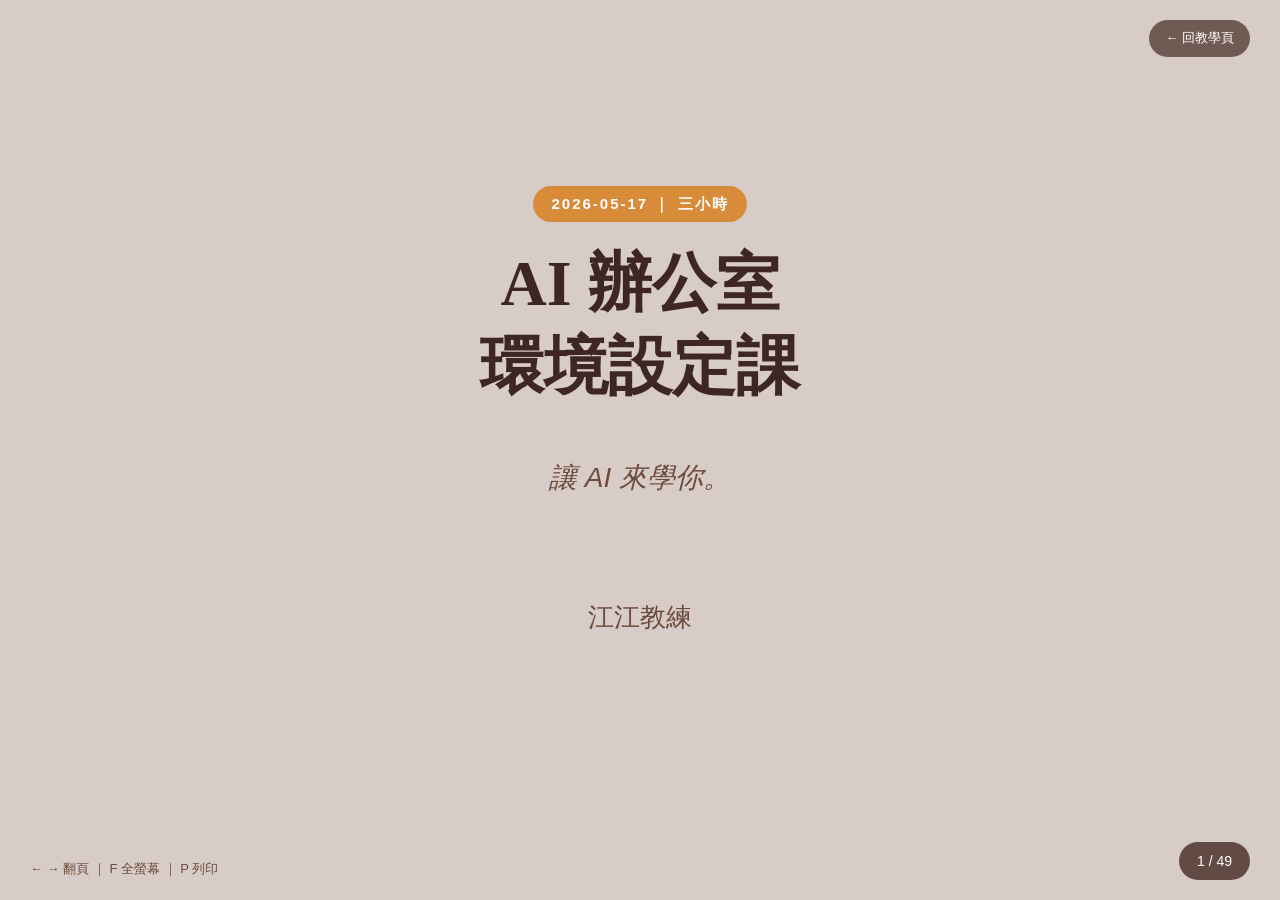
<file: learn-slides.html>
<!DOCTYPE html>
<html lang="zh-Hant">
<head>
<meta charset="UTF-8">
<title>AI 辦公室環境設定課｜課程簡報</title>
<meta name="description" content="AI 辦公室環境設定課的課程簡報網頁版，搭配實況版手冊使用。">
<link rel="canonical" href="https://jiangjiang-ai-office.vercel.app/learn-slides">
  <meta property="og:type" content="website">
  <meta property="og:site_name" content="江江教練的 AI 辦公室">
  <meta property="og:locale" content="zh_TW">
  <meta property="og:title" content="AI 辦公室環境設定課｜課程簡報">
  <meta property="og:description" content="AI 辦公室環境設定課的課程簡報網頁版，搭配實況版手冊使用。">
  <meta property="og:url" content="https://jiangjiang-ai-office.vercel.app/learn-slides">
  <meta property="og:image" content="https://jiangjiang-ai-office.vercel.app/img/coach.jpg">
  <meta name="twitter:card" content="summary">
<style>
  :root {
    --bg: #D7CCC8;
    --bg-alt: #E8DED9;
    --text: #4E342E;
    --text-strong: #3E2723;
    --text-soft: #5D4037;
    --accent: #D88C3A;
    --accent-light: #D4A574;
    --card: #EFEBE9;
    --subtle: #BCAAA4;
    --muted: #6D4C3D;
    --warn: #C62828;
    --good: #558B2F;
    --font-zh: "Noto Sans TC", "PingFang TC", "Microsoft JhengHei", sans-serif;
    --font-display: "Noto Serif TC", "PingFang TC", serif;
  }
  * { box-sizing: border-box; margin: 0; padding: 0; }
  html, body { width: 100%; height: 100%; overflow: hidden; }
  body {
    font-family: var(--font-zh);
    background: var(--bg);
    color: var(--text);
    font-size: 24px;
    line-height: 1.6;
  }

  .deck { position: relative; width: 100vw; height: 100vh; }

  .slide {
    position: absolute;
    top: 0; left: 0;
    width: 100vw; height: 100vh;
    padding: 60px 80px 120px;
    display: none;
    flex-direction: column;
    justify-content: center;
    opacity: 0;
    transition: opacity 0.3s;
    overflow-y: auto;
    overflow-x: hidden;
  }
  .slide.active { display: flex; opacity: 1; }
  .slide.cover { justify-content: center; align-items: center; text-align: center; }
  /* 自訂捲動條（細、低調奶茶色）*/
  .slide::-webkit-scrollbar { width: 8px; }
  .slide::-webkit-scrollbar-track { background: transparent; }
  .slide::-webkit-scrollbar-thumb { background: rgba(216, 140, 58, 0.3); border-radius: 4px; }
  .slide::-webkit-scrollbar-thumb:hover { background: rgba(216, 140, 58, 0.6); }
  /* 摺疊段展開後，內容變成從上對齊（避免置中讓內容跑出視窗）*/
  .slide:has(details[open]) { justify-content: flex-start; }

  .eyebrow {
    display: inline-block;
    padding: 6px 18px;
    background: var(--accent);
    color: #fff;
    border-radius: 999px;
    font-size: 15px;
    letter-spacing: 2px;
    font-weight: 600;
    margin-bottom: 20px;
  }
  h1 {
    font-family: var(--font-display);
    font-size: 64px;
    color: var(--text-strong);
    line-height: 1.3;
    margin-bottom: 18px;
  }
  h2 {
    font-family: var(--font-display);
    font-size: 48px;
    color: var(--text-strong);
    margin-bottom: 28px;
    line-height: 1.3;
  }
  h3 {
    font-size: 32px;
    color: var(--text-strong);
    margin-bottom: 20px;
    font-weight: 700;
  }
  p, li { font-size: 26px; color: var(--text); }
  p { margin-bottom: 16px; }
  ul, ol { margin: 18px 0 18px 36px; }
  li { margin-bottom: 12px; line-height: 1.5; }
  strong { color: var(--text-strong); font-weight: 700; }
  em { color: var(--accent); font-style: normal; font-weight: 600; }
  .big-quote {
    font-family: var(--font-display);
    font-size: 56px;
    line-height: 1.5;
    color: var(--text-strong);
    text-align: center;
    margin: 40px 0;
  }
  .big-quote .highlight {
    color: var(--accent);
    font-weight: 700;
  }
  .sub-text {
    font-size: 22px;
    color: var(--muted);
    font-style: italic;
    text-align: center;
  }

  .card {
    background: var(--card);
    border: 1px solid var(--subtle);
    border-radius: 16px;
    padding: 32px 36px;
    box-shadow: 0 4px 16px rgba(93, 64, 55, 0.1);
  }
  .card-grid { display: grid; gap: 24px; margin-top: 24px; }
  .cols-2 { grid-template-columns: 1fr 1fr; }
  .cols-3 { grid-template-columns: 1fr 1fr 1fr; }
  .card h4 {
    font-size: 24px;
    color: var(--accent);
    margin-bottom: 12px;
  }
  .card p, .card li { font-size: 20px; }

  table {
    width: 100%;
    border-collapse: collapse;
    background: var(--card);
    border-radius: 12px;
    overflow: hidden;
    margin: 20px 0;
    font-size: 22px;
  }
  th, td {
    padding: 16px 20px;
    text-align: left;
    border-bottom: 1px solid var(--subtle);
  }
  th {
    background: var(--accent);
    color: #fff;
    font-weight: 600;
  }
  tr:last-child td { border-bottom: none; }
  td.warn { color: var(--warn); font-weight: 600; }
  td.good { color: var(--good); font-weight: 600; }

  .warn-box {
    background: #FFEBEE;
    border-left: 6px solid var(--warn);
    padding: 24px 28px;
    border-radius: 8px;
    margin: 20px 0;
  }
  .warn-box .label {
    color: var(--warn);
    font-weight: 700;
    font-size: 18px;
    letter-spacing: 2px;
    margin-bottom: 12px;
  }
  .good-box {
    background: #F1F8E9;
    border-left: 6px solid var(--good);
    padding: 24px 28px;
    border-radius: 8px;
    margin: 20px 0;
  }
  .info-box {
    background: var(--bg-alt);
    border-left: 6px solid var(--accent);
    padding: 24px 28px;
    border-radius: 8px;
    margin: 20px 0;
  }

  code {
    background: var(--card);
    padding: 4px 10px;
    border-radius: 6px;
    font-family: "SF Mono", Menlo, Consolas, monospace;
    font-size: 0.9em;
    color: var(--accent);
  }

  .timeline {
    display: grid;
    grid-template-columns: repeat(7, 1fr);
    gap: 10px;
    margin: 30px 0;
  }
  .timeline-block {
    background: var(--card);
    border: 1px solid var(--subtle);
    border-radius: 10px;
    padding: 16px 10px;
    text-align: center;
    font-size: 16px;
  }
  .timeline-block .t {
    color: var(--accent);
    font-weight: 700;
    font-size: 14px;
    margin-bottom: 4px;
  }
  .timeline-block.highlight {
    background: linear-gradient(135deg, #FFF3E0, #FFE0B2);
    border-color: var(--accent);
  }

  .three-pillars {
    display: grid;
    grid-template-columns: 1fr 1fr 1fr;
    gap: 24px;
    margin: 40px 0;
  }
  .pillar {
    background: var(--card);
    border: 2px solid var(--accent);
    border-radius: 16px;
    padding: 32px 24px;
    text-align: center;
  }
  .pillar .num {
    display: inline-block;
    width: 50px; height: 50px;
    line-height: 50px;
    background: var(--accent);
    color: #fff;
    border-radius: 50%;
    font-size: 24px;
    font-weight: 700;
    margin-bottom: 16px;
  }
  .pillar h4 {
    font-size: 24px;
    color: var(--text-strong);
    margin-bottom: 10px;
    font-weight: 700;
  }
  .pillar p {
    font-size: 18px;
    color: var(--muted);
  }

  .pager {
    position: fixed;
    bottom: 20px;
    right: 30px;
    background: rgba(78, 52, 46, 0.85);
    color: #fff;
    padding: 8px 18px;
    border-radius: 999px;
    font-size: 14px;
    z-index: 100;
  }
  .hint {
    position: fixed;
    bottom: 20px;
    left: 30px;
    color: var(--muted);
    font-size: 13px;
    z-index: 100;
  }

  .section-divider {
    text-align: center;
    background: linear-gradient(135deg, var(--accent), var(--accent-light));
    color: #fff;
  }
  .section-divider h1 { color: #fff; }
  .section-divider .num {
    font-size: 120px;
    font-family: var(--font-display);
    opacity: 0.4;
    line-height: 1;
    margin-bottom: 20px;
  }

  .link-ref {
    margin-top: 24px;
    padding: 16px 20px;
    background: var(--card);
    border-left: 4px solid var(--accent);
    border-radius: 8px;
    font-size: 18px;
  }
  .link-ref a {
    color: var(--accent);
    word-break: break-all;
  }
  .link-ref .label {
    font-size: 13px;
    color: var(--muted);
    letter-spacing: 2px;
    margin-bottom: 4px;
  }

  @media print {
    html, body { overflow: visible; height: auto; }
    .slide {
      display: flex !important;
      opacity: 1 !important;
      position: relative;
      page-break-after: always;
      width: 100%;
      height: 100vh;
    }
    .pager, .hint { display: none; }
  }

  .course-detail {
    margin-top: 30px;
    padding: 16px 20px;
    background: var(--bg-alt, rgba(255,255,255,0.08));
    border-left: 4px solid var(--accent, #D88C3A);
    border-radius: 8px;
    cursor: pointer;
  }
  .course-detail summary {
    font-size: 18px;
    font-weight: 600;
    color: var(--accent, #D88C3A);
    cursor: pointer;
    user-select: none;
    list-style: none;
    outline: none;
  }
  .course-detail summary::-webkit-details-marker { display: none; }
  .course-detail[open] summary {
    margin-bottom: 12px;
    border-bottom: 1px dashed var(--subtle, rgba(255,255,255,0.2));
    padding-bottom: 12px;
  }
  .detail-content {
    font-size: 16px;
    line-height: 1.7;
    color: var(--text-soft, inherit);
  }
  .detail-content blockquote {
    margin: 10px 0;
    padding: 10px 16px;
    border-left: 3px solid var(--accent, #D88C3A);
    background: rgba(216, 140, 58, 0.08);
    font-style: italic;
  }
  .detail-content .student-q {
    margin-top: 14px;
    padding: 10px 14px;
    background: rgba(216, 140, 58, 0.05);
    border-radius: 6px;
  }
  .detail-content .student-q .q-label {
    font-weight: 700;
    color: var(--accent, #D88C3A);
    font-size: 13px;
    letter-spacing: 2px;
  }
</style>
</head>
<body>

<div class="deck">

  <!-- COVER -->
  <section class="slide active cover">
    <span class="eyebrow">2026-05-17 ｜ 三小時</span>
    <h1>AI 辦公室<br>環境設定課</h1>
    <p class="sub-text" style="margin-top: 30px; font-size: 28px;">
      讓 AI 來學你。
    </p>
    <p style="margin-top: 80px; color: var(--muted);">江江教練</p>
  </section>

  <!-- 01 開場 -->
  <section class="slide section-divider">
    <div class="num">01</div>
    <h1>開場與時間軸</h1>
  </section>

  <section class="slide">
    <h2>今天三小時要做什麼</h2>
    <div class="timeline">
      <div class="timeline-block"><div class="t">5 min</div>開場+下載</div>
      <div class="timeline-block"><div class="t">45 min</div>環境設定</div>
      <div class="timeline-block"><div class="t">15 min</div>Codex 操作</div>
      <div class="timeline-block"><div class="t">20 min</div>第一個工作流</div>
      <div class="timeline-block highlight"><div class="t">20 min ⭐</div>教問 Mika</div>
      <div class="timeline-block"><div class="t">20 min</div>GitHub</div>
      <div class="timeline-block highlight"><div class="t">60 min</div>Q&A 練習</div>
    </div>
    <details class="course-detail">
      <summary>▶ 課堂實況（江江當場多講的）</summary>
      <div class="detail-content">
        <p><strong>💡 江江的金句</strong></p>
        <blockquote>「今天真正的老師是咪卡，我只是助教。」</blockquote>
        <p><strong>🎯 案例 / 比喻</strong></p>
        <p>開場時有學員下載 AI 辦公室包出問題，江江當場陪著處理，說：「不要急，這就是今天要設定的東西，我們一起來。」課程延伸出一個真實的第一個任務：解決下載卡關。</p>
        <div class="student-q">
          <p class="q-label">❓ 學員問</p>
          <p>學員：「下載後打不開怎麼辦？」</p>
          <p><strong>江江：</strong>「這剛好是很好的練習，這種問題以後也會遇到，我帶你們用 Mika 問問看。」</p>
        </div>
        <hr style="margin: 20px 0; border: none; border-top: 1px dashed var(--subtle, rgba(255,255,255,0.2));">
        <p><strong style="color: var(--accent);">🔄 2026-05-24 再次補充</strong></p>
        <p><strong>💡 江江的金句</strong></p>
        <blockquote>「有 Agent 跟沒有 Agent，是兩個完全不同的概念。就好像從桌機要打鍵盤，直接跳到手機——是觸控跟語音輸入——介面會更簡單，如果你會組織一些東西的話。」</blockquote>
        <p><strong>🎯 案例 / 比喻</strong></p>
        <p>這次開場改用「桌機鍵盤 → 手機觸控」的比喻：Agent 不只是更快，是整個操作介面的典範轉移。你不是在做同一件事的進階版，是在用完全不同的方式工作。</p>
      </div>
    </details>
  </section>

  <section class="slide">
    <h2>「環境」是什麼？</h2>
    <p>今天要設定的「環境」，包含三件事：</p>
    <div class="three-pillars">
      <div class="pillar">
        <div class="num">1</div>
        <h4>Codex 基本設定與操作</h4>
        <p>讓 AI 大腦能跑、會聽你話</p>
      </div>
      <div class="pillar">
        <div class="num">2</div>
        <h4>簡易工作流程設計</h4>
        <p>讓 AI 知道你的工作怎麼進行</p>
      </div>
      <div class="pillar">
        <div class="num">3</div>
        <h4>累積自己的知識</h4>
        <p>設定自己的工作資料夾，把成果留下</p>
      </div>
    </div>
    <p style="text-align: center; color: var(--muted); margin-top: 20px;">三件事拼起來，才是一座完整的 AI 辦公室。</p>
    <details class="course-detail">
      <summary>▶ 課堂實況（江江當場多講的）</summary>
      <div class="detail-content">
        <p><strong>💡 江江的金句</strong></p>
        <blockquote>「所有工具都連到同一個地方——你的文件。工具換了不要緊，你的文件是你的。」</blockquote>
        <p><strong>🎯 案例 / 比喻</strong></p>
        <p>江江解釋這套系統的核心：不管你用 Codex、Cowork、OpenClaw 或 Obsidian，它們都連到同一個知識庫。就算哪天某個工具倒了，你的資料跑不掉。</p>
        <hr style="margin: 20px 0; border: none; border-top: 1px dashed var(--subtle, rgba(255,255,255,0.2));">
        <p><strong style="color: var(--accent);">🔄 2026-05-24 再次補充</strong></p>
        <p><strong>💡 江江的金句</strong></p>
        <blockquote>「我要把我的公司制度制定好，是新來的員工要來學我的公司制度，而不是每次來一個員工，我就要花時間去認識他——那這樣我老闆都不用做事了。」</blockquote>
        <p><strong>🎯 案例 / 比喻</strong></p>
        <p>核心思維：資料放本地，哪家 AI 都能用。以前把資料傳給 ChatGPT，東西就綁死在那個平台；現在是把資料夾準備好讓 AI 來讀，哪家 AI 好用就用哪家，你的資料都在自己手上。</p>
        <p><strong>🎯 實作小技巧</strong></p>
        <p>如果資料夾很大，可以直接把資料夾拖過去——AI 就不用花時間去搜尋、不浪費算力。檔名寫清楚，AI 就直接找得到。</p>
      </div>
    </details>
  </section>

  <!-- 核心觀念 1：我的文件是我的系統 -->
  <section class="slide">
    <h2 style="text-align: center;">我的文件 是我的系統</h2>
    <div style="display: grid; grid-template-columns: repeat(4, 1fr); gap: 20px; margin: 40px 0 20px;">
      <div style="background: linear-gradient(135deg, #E3F2FD, #BBDEFB); border-radius: 14px; padding: 24px 16px; text-align: center;">
        <div style="font-size: 32px;">📦</div>
        <div style="font-weight: 700; color: var(--text-strong); margin-top: 8px;">Codex</div>
      </div>
      <div style="background: linear-gradient(135deg, #FF7043, #F4511E); color: #fff; border-radius: 14px; padding: 24px 16px; text-align: center;">
        <div style="font-size: 32px;">⚡</div>
        <div style="font-weight: 700; margin-top: 8px;">Claude Cowork</div>
      </div>
      <div style="background: #1B1B1B; color: #fff; border-radius: 14px; padding: 24px 16px; text-align: center;">
        <div style="font-size: 32px;">🦞</div>
        <div style="font-weight: 700; margin-top: 8px;">OpenClaw</div>
      </div>
      <div style="background: linear-gradient(135deg, #311B92, #4527A0); color: #fff; border-radius: 14px; padding: 24px 16px; text-align: center;">
        <div style="font-size: 32px;">📓</div>
        <div style="font-weight: 700; margin-top: 8px;">Obsidian</div>
      </div>
    </div>
    <div style="text-align: center; font-size: 32px; color: var(--accent); margin: 16px 0;">↕ ↕ ↕ ↕</div>
    <div style="background: linear-gradient(135deg, #42A5F5, #1E88E5); color: #fff; border-radius: 18px; padding: 32px; text-align: center; font-size: 38px; font-weight: 700; box-shadow: 0 6px 20px rgba(30, 136, 229, 0.3);">
      我的文件
    </div>
    <p style="text-align: center; margin-top: 24px; color: var(--muted);">不管用哪個 AI 工具，它們都連到<em>同一個地方</em>——你的文件。</p>
  </section>

  <!-- 核心觀念 2：3X4 資料管理法 -->
  <section class="slide">
    <h2 style="text-align: center;">3×4 資料管理法</h2>
    <p style="text-align: center; color: var(--muted); margin-bottom: 20px;">三種類型 × 四種時效</p>
    <div style="display: grid; grid-template-columns: 1fr 1.2fr; gap: 24px;">
      <div>
        <h4 style="color: var(--accent); font-size: 18px; letter-spacing: 2px; margin-bottom: 12px;">三種類型</h4>
        <div style="background: var(--card); border-radius: 10px; padding: 14px 16px; margin-bottom: 10px;">
          <div style="display: flex; justify-content: space-between; align-items: center;">
            <strong style="font-size: 18px;">📕 工作日記</strong>
            <span style="background: var(--accent); color: #fff; font-size: 12px; padding: 3px 8px; border-radius: 999px;">最重要</span>
          </div>
          <p style="font-size: 14px; color: var(--muted); margin: 6px 0 0;">記錄你現在做什麼、做到哪裡。</p>
        </div>
        <div style="background: var(--card); border-radius: 10px; padding: 14px 16px; margin-bottom: 10px;">
          <div style="display: flex; justify-content: space-between; align-items: center;">
            <strong style="font-size: 18px;">💡 觀點日記</strong>
            <span style="background: var(--accent-light); color: var(--text-strong); font-size: 12px; padding: 3px 8px; border-radius: 999px;">輔助決策</span>
          </div>
          <p style="font-size: 14px; color: var(--muted); margin: 6px 0 0;">記你的看法跟判斷邏輯。</p>
        </div>
        <div style="background: var(--card); border-radius: 10px; padding: 14px 16px;">
          <div style="display: flex; justify-content: space-between; align-items: center;">
            <strong style="font-size: 18px;">💛 心情日記</strong>
            <span style="background: var(--subtle); color: var(--text-strong); font-size: 12px; padding: 3px 8px; border-radius: 999px;">有餘力再寫</span>
          </div>
          <p style="font-size: 14px; color: var(--muted); margin: 6px 0 0;">長期累積看自己的動力狀態。</p>
        </div>
      </div>
      <div>
        <h4 style="color: var(--accent); font-size: 18px; letter-spacing: 2px; margin-bottom: 12px;">四種時效</h4>
        <div style="background: var(--accent); color: #fff; border-radius: 10px; padding: 12px 16px; margin-bottom: 8px; display: flex; gap: 14px;">
          <div style="min-width: 110px;">
            <strong style="font-size: 16px;">最近幾天</strong>
            <p style="font-size: 12px; opacity: 0.85; margin: 0; color: inherit;">工作速查表</p>
          </div>
          <p style="font-size: 14px; margin: 0; flex: 1; color: inherit;">待辦、重點，釘在最顯眼處</p>
        </div>
        <div style="background: var(--accent-light); color: var(--text-strong); border-radius: 10px; padding: 12px 16px; margin-bottom: 8px; display: flex; gap: 14px;">
          <div style="min-width: 110px;">
            <strong style="font-size: 16px;">最近一個月</strong>
            <p style="font-size: 12px; opacity: 0.85; margin: 0; color: inherit;">根目錄</p>
          </div>
          <p style="font-size: 14px; margin: 0; flex: 1; color: inherit;">打開知識庫就看到，AI 從這找起</p>
        </div>
        <div style="background: #B8865B; color: #fff; border-radius: 10px; padding: 12px 16px; margin-bottom: 8px; display: flex; gap: 14px;">
          <div style="min-width: 110px;">
            <strong style="font-size: 16px;">一到半年</strong>
            <p style="font-size: 12px; opacity: 0.85; margin: 0; color: inherit;">分類資料夾</p>
          </div>
          <p style="font-size: 14px; margin: 0; flex: 1; color: inherit;">收進專案或主題資料夾</p>
        </div>
        <div style="background: var(--text-soft); color: #fff; border-radius: 10px; padding: 12px 16px; display: flex; gap: 14px;">
          <div style="min-width: 110px;">
            <strong style="font-size: 16px;">半年到一年</strong>
            <p style="font-size: 12px; opacity: 0.85; margin: 0; color: inherit;">備存區</p>
          </div>
          <p style="font-size: 14px; margin: 0; flex: 1; color: inherit;">移出去另外存，不是刪掉</p>
        </div>
      </div>
    </div>
    <div class="info-box" style="margin-top: 18px; font-size: 18px; padding: 14px 20px;">
      整理好之後，直接跟 AI 說「<em>我最常用的都放根目錄，先從那裡找起</em>」——Codex、Cowork、龍蝦 AI 都通用。
    </div>
    <details class="course-detail">
      <summary>▶ 課堂實況（江江當場多講的）</summary>
      <div class="detail-content">
        <p><strong>💡 江江的金句</strong></p>
        <blockquote>「工作日記、觀點日記、心情日記——寫日記這件事是跑不掉的，只是形式而已。」</blockquote>
        <p><strong>🎯 案例 / 比喻</strong></p>
        <p>江江解釋三種日記的差異：工作日記是「我在做什麼」，觀點日記是「我怎麼看這件事」，心情日記是「我現在狀態如何」。三種加起來，AI 才能真正了解你，而不是只幫你跑功能。</p>
        <p>四種時效是「地理位置」的概念——放越靠近根目錄，AI 越容易找到；放太深的東西，AI 會忽略。</p>
        <hr style="margin: 20px 0; border: none; border-top: 1px dashed var(--subtle, rgba(255,255,255,0.2));">
        <p><strong style="color: var(--accent);">🔄 2026-05-24 再次補充</strong></p>
        <p><strong>💡 江江的金句</strong></p>
        <blockquote>「叫 AI 存檔時，讓他把關鍵字寫進檔名，以後快速搜尋只看檔名就能找到，不需要開文章。」</blockquote>
        <p><strong>🎯 三層資料管理實作細節</strong></p>
        <p>第一層（速查表）：最近五天代辦，規則寫進 <code>AGENTS.md</code>，AI 啟動就先讀。<br>
        第二層（根目錄）：最近一個月，打開知識庫就看到，AI 從這找起。<br>
        第三層（分類資料夾）：一個月到半年，AI 前兩層找不到再往這裡查。</p>
        <p><strong>🎯 心情日記實際案例</strong></p>
        <p>江江發現每次跟某一個人開完會回家都非常不舒服。做了一段時間的心情日記，用 AI 分析之後才發現：那個人的區域跟江江另一個壓力很大的專案是同一個地方，每次去見面之前都先跑那個壓力專案，情緒就帶過去了。做了兩次實驗把兩件事分開跑，才確認：「我對那個人其實是沒有問題的，是前面那個專案的壓力影響到了。」</p>
      </div>
    </details>
  </section>

  <!-- 02 Codex 基本介紹 -->
  <section class="slide section-divider">
    <div class="num">02</div>
    <h1>Codex 基本介紹</h1>
  </section>

  <section class="slide">
    <h2>Codex 是什麼</h2>
    <ul>
      <li><strong>OpenAI 出的 Agent 工具</strong>，用 ChatGPT 帳號登入，免費（含在 ChatGPT 訂閱裡）</li>
      <li>跑在你的<strong>終端機</strong>裡，能讀檔、改檔、上網、執行指令</li>
      <li>支援<strong>多種任務模式</strong>：寫文章、整理檔案、做網頁、規劃流程</li>
      <li>核心特色：<em>權限可控</em>、<em>記憶可累積</em>、<em>技能可擴充</em></li>
    </ul>
    <div class="info-box" style="margin-top: 24px;">
      實際安裝操作我會直接帶大家在電腦上做，這頁不細講。
    </div>
    <details class="course-detail">
      <summary>▶ 課堂實況（江江當場多講的）</summary>
      <div class="detail-content">
        <p><strong>💡 江江的金句</strong></p>
        <blockquote>「Codex 是佛心免費版。我用 ChatGPT 20 塊的那個，Codex 本身沒有額外收費。」</blockquote>
        <p><strong>🎯 案例 / 比喻</strong></p>
        <p>江江介紹模型選擇：目前 Codex 預設用 o4-mini（也就是 5.4 mini）。5.4 mini 是「主力」，速度快、省 token；5.5 是更強的模型，但 token 消耗更多，適合跑複雜任務。江江說：「不要一開始就用最強的，先用 mini 練功。」</p>
        <div class="student-q">
          <p class="q-label">❓ 學員問</p>
          <p>學員：「Codex 跟 Claude 哪個比較好？」</p>
          <p><strong>江江：</strong>「不是比好壞，是分工。Claude 主打文件推理，Codex 主打電腦操作。我的工作流兩個都用，但大部分的任務先給 Codex 跑。」</p>
        </div>
        <hr style="margin: 20px 0; border: none; border-top: 1px dashed var(--subtle, rgba(255,255,255,0.2));">
        <p><strong style="color: var(--accent);">🔄 2026-05-24 再次補充</strong></p>
        <p><strong>💡 江江的金句</strong></p>
        <blockquote>「不要花一小時兩千塊請顧問講師，然後只是來我們辦公室裡面幫我們掃廁所，這有點浪費。」</blockquote>
        <p><strong>🎯 案例 / 比喻</strong></p>
        <p>三家工具定位更新：Claude = 知識工作者文件推理首選（但貴）；Codex = 免費版就夠用、日常工作主力，體感上 Codex $20 ≈ Claude $100 的用量；反重力（Gemini CLI）= Google 照抄 Codex 介面，但目前不穩定，江江暫時不推薦。</p>
        <p><strong>🎯 模型選擇建議（2026-05-24 更新）</strong></p>
        <p><strong>2026-05-24 更新：裝機統一推薦 GPT-5.5。</strong>免費版直接選 5.5（比較安全），用這次三小時上課的案例完全夠用；有付 $20 美金的，不只上課夠用，可以開始跑自己的工作。</p>
        <div class="student-q">
          <p class="q-label">❓ 學員問</p>
          <p>學員：「為什麼要問 Claude，不問 Codex？」</p>
          <p><strong>江江：</strong>「上課當下 AI 辦公室有個小 bug，我直接跳出 Codex、開 Claude Code 修。主要是上下文脈絡的延續：之前建置這套辦公室的對話脈絡都在 Claude 那邊，出問題它可以立刻知道是我之前哪個步驟設計沒做好。」</p>
        </div>
      </div>
    </details>
  </section>

  <!-- 03 三層權限 -->
  <section class="slide section-divider">
    <div class="num">03</div>
    <h1>三層權限 ⭐</h1>
  </section>

  <section class="slide">
    <h2>三層權限對照表</h2>
    <table>
      <tr><th>UI 名稱</th><th>能做什麼</th><th>不能做什麼</th></tr>
      <tr>
        <td>◎ <strong>Read Only</strong><br>唯讀模式</td>
        <td class="good">讀檔、瀏覽結構、討論規劃</td>
        <td>不能改檔、不能執行修改指令、不能聯網</td>
      </tr>
      <tr>
        <td>© <strong>Auto</strong><br>自動審核（預設）</td>
        <td>在「當前 repo + 暫存區」<br>讀檔、改檔、跑本地指令</td>
        <td>不能動工作區外的檔；預設不聯網</td>
      </tr>
      <tr>
        <td class="warn">◎ <strong>Full Access</strong> ⚠️<br>完整存取</td>
        <td class="warn">沒有 sandbox 限制：寫任何路徑、聯網、執行任何指令</td>
        <td>沒有技術邊界</td>
      </tr>
    </table>
    <p style="margin-top: 16px; color: var(--muted);">CLI 內輸入 <code>/approvals</code> 可即時切換。</p>
    <details class="course-detail">
      <summary>▶ 課堂實況（江江當場多講的）</summary>
      <div class="detail-content">
        <p><strong>💡 江江的金句</strong></p>
        <blockquote>「預設 Auto 就好。大部分的工作都用 Auto，我自己平常也是 Auto。」</blockquote>
        <p><strong>🎯 案例 / 比喻</strong></p>
        <p>江江說三層權限就像「你給工人進出你家的鑰匙」：唯讀是帶他參觀但他不能動東西；Auto 是讓他在你給的工作區域裡做事；Full Access 是給他主鑰匙。大部分時候 Auto 就夠了，Full Access 要等你完全清楚任務才開。</p>
        <hr style="margin: 20px 0; border: none; border-top: 1px dashed var(--subtle, rgba(255,255,255,0.2));">
        <p><strong style="color: var(--accent);">🔄 2026-05-24 再次補充</strong></p>
        <p><strong>💡 江江的金句</strong></p>
        <blockquote>「Codex 的預設是在你的電腦裡面模擬一個小空間、一個小實驗室。它的權限是鎖在一個小盒子裡，有問題的時候不會牽扯到其他地方。」</blockquote>
        <p><strong>🎯 案例 / 比喻</strong></p>
        <p>對比「Codex 沙盒 vs 龍蝦 AI（OpenClaw）」：龍蝦這類強調強大無所不能、可以完全接管你的電腦。做得好可以自動整理所有資料，做不好他會刪你的檔案、刪你的 email，甚至亂刷信用卡。大廠的預設都是比較安全的沙盒模式。</p>
        <p><strong>建議升級節奏</strong>：新手 → 預設權限（每次看確認視窗）→ 熟悉後 → 自動審核 → 非常確定時才 → 完整存取。</p>
      </div>
    </details>
  </section>

  <section class="slide">
    <h2>⚠️ 真實案例：完整存取出事</h2>
    <div class="warn-box">
      <div class="label">警示</div>
      <p style="font-size: 28px;">
        之前<strong>有學員</strong>用 Codex 串 NotebookLM 跑沙盒下載，<br>
        開了 <em>完整存取權限</em> 結果出問題。
      </p>
    </div>
    <p style="margin-top: 24px;">教訓——完整存取權限的判斷標準：</p>
    <div class="info-box" style="margin-top: 16px;">
      <strong>「我清楚知道我在做什麼，且願意承擔後果」</strong>才開。<br>
      不清楚就留在「自動審核」等級就好。
    </div>
    <details class="course-detail">
      <summary>▶ 課堂實況（江江當場多講的）</summary>
      <div class="detail-content">
        <p><strong>💡 江江的金句</strong></p>
        <blockquote>「我自己也出過事。Full Access 搭配 AI 在跑任務的時候，就是一個不小心的事。不是說不能用，是說要清楚自己在做什麼。」</blockquote>
        <p><strong>🎯 案例 / 比喻</strong></p>
        <p>江江說「完整存取」的開啟條件就是一句話：「我清楚知道我在做什麼，且願意承擔後果。」如果有一點不確定，就先停在 Auto，不要為了省事把關卡全部拆掉。</p>
      </div>
    </details>
  </section>

  <!-- 2026-05-24 新增：上下文爆炸與備份 -->
  <section class="slide">
    <h2>⚠️ 上下文爆炸與備份習慣</h2>
    <p style="color: var(--muted); margin-bottom: 16px;">2026-05-24 補充重要警告</p>
    <div class="warn-box">
      <div class="label">上下文爆炸是什麼？</div>
      <p>AI 一次讀取的文件量有上限。超過極限，他要嘛亂讀亂回，要不然就是讀了新資料、<strong>忘了舊指令</strong>——比如「不可以亂刪」這條他可能就忘了。</p>
    </div>
    <div class="card-grid cols-2" style="margin-top: 20px;">
      <div class="card">
        <h4>危險時機</h4>
        <p style="font-size: 20px;">熟悉之後突然覺得「我懂了，來整理整個資料夾」——悲劇通常在這時候發生</p>
      </div>
      <div class="card">
        <h4>安全操作流程</h4>
        <p style="font-size: 20px;">① 把原始資料複製一份改名「AI 測試用」<br>② 讓 AI 在副本上跑<br>③ 跑順了再複製回去<br>④ 跑錯就刪副本重來</p>
      </div>
    </div>
    <div class="good-box" style="margin-top: 16px;">
      <strong>備份要變成肌肉記憶——一不備份就覺得怪怪的很害怕，這樣才是對的。</strong>
    </div>
    <details class="course-detail">
      <summary>▶ 課堂實況（2026-05-24 新增）</summary>
      <div class="detail-content">
        <p><strong>💡 江江的金句</strong></p>
        <blockquote>「初期操作 AI，強烈建議另外備份一份到隨身碟或雲端。就一開始用 AI 操作，會戒慎恐懼，一小步一小步操作。但差不多到一個瓶頸的時候，很容易覺得『我懂了，沒問題了，我來幫他整理我整個資料夾』——悲劇通常就會在這個時候發生。」</blockquote>
        <p><strong>🎯 案例 / 比喻</strong></p>
        <p>比喻：假設 AI 的極限是讀一萬字。丟三千字沒問題；丟三個資料夾 9000 字還在極限內；覺得沒問題，丟五個資料夾一萬五千字，超過極限，上下文爆炸了。爆炸之後最危險的：他可能把你前面交代的指令給忘記，然後就亂做事情。</p>
      </div>
    </details>
  </section>

  <!-- 04 手動建專案資料夾 -->
  <section class="slide">
    <h2>手動建專案資料夾</h2>
    <p>讓 Codex 在<em>專屬資料夾</em>裡開工：</p>
    <ul style="margin-top: 16px;">
      <li>權限會綁定當前資料夾——AI 不會亂動別處</li>
      <li>你之後找檔案才知道去哪找</li>
    </ul>
    <details class="course-detail">
      <summary>▶ 課堂實況（江江當場多講的）</summary>
      <div class="detail-content">
        <p><strong>💡 江江的金句</strong></p>
        <blockquote>「你今天要做什麼任務，先在 Finder 建一個資料夾，然後把那個資料夾拖進 Codex。這樣 AI 就知道它的地盤在哪裡。」</blockquote>
        <p><strong>🎯 案例 / 比喻</strong></p>
        <p>江江現場示範：先在桌面建一個「AI辦公室練習」資料夾，再把資料夾拖進 Codex 視窗，讓 AI 在那個範圍裡工作。說：「就像你叫人來家裡修東西，你先帶他到那間房間，不是讓他整間屋子跑。」</p>
        <hr style="margin: 20px 0; border: none; border-top: 1px dashed var(--subtle, rgba(255,255,255,0.2));">
        <p><strong style="color: var(--accent);">🔄 2026-05-24 再次補充</strong></p>
        <p><strong>🎯 兩條安裝路徑</strong></p>
        <p><strong>路徑一（主要）：GitHub 自動下載</strong> — 從官網複製下載指令，貼到 Codex 對話欄。注意：先不要跑，要先準備好資料夾、選好專案再貼。</p>
        <p><strong>路徑二（備用）：Google 雲端硬碟</strong> — 直接下載壓縮檔解壓縮，用 Codex「使用現有資料夾」選進去，然後說「嗨」觸發助理。</p>
        <p><strong>安裝過程的權限提示</strong>：安裝需要連網路，會突破沙盒限制跳出確認視窗。選「永遠同意」讓安裝順利跑完，套件內容都是文書整理的技能包，非常安全。</p>
      </div>
    </details>
  </section>

  <!-- 05 記憶機制 ⭐ -->
  <section class="slide section-divider">
    <div class="num">04</div>
    <h1>記憶機制 ⭐</h1>
  </section>

  <section class="slide">
    <h2>Codex 的記憶分兩種</h2>
    <table>
      <tr><th>類型</th><th>由誰寫</th><th>怎麼開啟</th></tr>
      <tr>
        <td><strong>手動記憶</strong><br>你給 AI 的偏好、規則</td>
        <td>你</td>
        <td>Codex 設定 →「自訂指令」</td>
      </tr>
      <tr>
        <td><strong>自動記憶</strong><br>AI 自己整理你說過的重點</td>
        <td>它</td>
        <td>Codex 設定 →「個人化」開啟</td>
      </tr>
    </table>
    <p style="margin-top: 24px;">越重要的偏好，<em>越要手動寫</em>。</p>
    <details class="course-detail">
      <summary>▶ 課堂實況（江江當場多講的）</summary>
      <div class="detail-content">
        <p><strong>💡 江江的金句</strong></p>
        <blockquote>「記憶這件事我基本上不太用自動的。我問了十次，第十次才搞懂，表示前面九次是錯的。如果 AI 把前九次記下來怎麼辦？我還要再去找他。」</blockquote>
        <p><strong>🎯 案例 / 比喻</strong></p>
        <p>江江比喻：費曼學習法。你跟 AI 聊了十次，第十一次才說「幫我把第十次的結果記下來，順便把我前面九次的過程提煉成學習框架」。這樣存的才是正確答案，而不是過程中的混亂。</p>
        <p>他說：「前面九次不要記資訊，記我的流程，記我學習的模式，分析我能不能從九次學成八次、五次、三次。」</p>
        <hr style="margin: 20px 0; border: none; border-top: 1px dashed var(--subtle, rgba(255,255,255,0.2));">
        <p><strong style="color: var(--accent);">🔄 2026-05-24 再次補充</strong></p>
        <p><strong>💡 江江的金句</strong></p>
        <blockquote>「你怎麼知道他記得對不對？」</blockquote>
        <p><strong>🎯 愛馬仕 AI vs 龍蝦 AI 記憶模式對比</strong></p>
        <p><strong>Codex（龍蝦 AI）</strong>：會自動記很多工作日誌，讓你覺得「他記得我」。<br>
        <strong>Claude（愛馬仕 AI）</strong>：號稱陪使用者成長，把今天教他的事情自動記成技能包並自動更新。</p>
        <p>但自動記有一個問題：量一多就容易出問題。江江個人偏好手動管理，或就算 AI 可以自動記，也建議提醒他哪裡記得不夠好、哪裡是重點。</p>
      </div>
    </details>
  </section>

  <section class="slide">
    <h2>手動記憶（自訂指令）</h2>
    <p>在 <strong>Codex 設定 →「自訂指令」</strong>裡：</p>
    <div class="info-box" style="margin-top: 20px;">
      <strong>向 Codex 提供專案的額外指示與背景資訊。</strong><br>
      <span style="color: var(--muted); font-size: 22px;">這就是「全域 AGENTS.md」——所有專案通用的偏好。</span>
    </div>
    <p style="margin-top: 28px;">另一種：<strong>專案 AGENTS.md</strong></p>
    <ul style="margin-top: 12px;">
      <li>位置：專案根目錄的 <code>AGENTS.md</code></li>
      <li>內容：這個專案專屬的規則</li>
    </ul>
    <p style="margin-top: 20px; color: var(--muted);">→ 江江 AI 辦公室裡的 <code>agents.md</code> 就是這個東西。</p>
    <details class="course-detail">
      <summary>▶ 課堂實況（江江當場多講的）</summary>
      <div class="detail-content">
        <p><strong>💡 江江的金句</strong></p>
        <blockquote>「我在雷總管的 CLAUDE.md 裡寫了六萬三千字。但我不是一次就寫六萬字——是每次有新的發現，我就讓 AI 幫我加進去。慢慢疊出來的。」</blockquote>
        <p><strong>🎯 案例 / 比喻</strong></p>
        <p>江江現場給學員看他的全域 AGENTS.md 設定：裡面包括溝通語言（繁體中文）、時區（台灣 UTC+8）、各種工作日記格式規則，還有一整套標籤系統。他說這就像你跟助理說「我喜歡怎麼工作」，寫進去之後不用每次重新解釋。</p>
        <p>全域設定 vs 專案設定：全域是「所有任務都適用的基本規則」，專案設定是「這個任務特別的規則」。比如數位分身小聚專案就有一個 AGENTS.md，裡面說「你不要當咪卡，你要當村長」。</p>
      </div>
    </details>
  </section>

  <section class="slide">
    <h2>自動記憶（個性化）</h2>
    <p>在 <strong>Codex 設定 →「個人化」</strong>裡開啟。</p>
    <h3 style="margin-top: 30px;">三條原則</h3>
    <ol>
      <li>對話過短不記錄</li>
      <li>記錄會消耗額度</li>
      <li>它不見得記到對的重點</li>
    </ol>
    <details class="course-detail">
      <summary>▶ 課堂實況（江江當場多講的）</summary>
      <div class="detail-content">
        <p><strong>💡 江江的金句</strong></p>
        <blockquote>「除非 AI 哪天會通靈，否則都建議自己手動寫。只要 AI 不會通靈，這份自己做。」</blockquote>
        <p><strong>🎯 案例 / 比喻</strong></p>
        <p>江江解釋自動記憶的風險：AI 記的重點跟你認為的重點不一定一樣。它可能把一個對話的結論記下來，但那個結論是你在摸索過程中說錯的話。更好的做法是：跟 AI 對話到你滿意的結果之後，你主動說「幫我把今天的結論記下來」，而不是讓它自動抓。</p>
      </div>
    </details>
  </section>

  <section class="slide">
    <h2>⭐ 最關鍵的問題</h2>
    <h3 style="color: var(--accent); margin-top: 20px;">你怎麼知道它有沒有記錯？</h3>
    <ul style="margin-top: 30px; font-size: 28px;">
      <li><strong>定期檢查</strong>：「列出你最近記了什麼關於我的事」</li>
      <li><strong>發現記錯</strong>：「這條請忘掉」或「這條改成 XXX」</li>
      <li><strong>記不到重點</strong>：改用自訂指令手動寫</li>
    </ul>
    <div class="info-box" style="margin-top: 30px; font-size: 28px; text-align: center;">
      <strong>規則</strong>：重要的事手動寫，自動記憶當輔助。
    </div>
    <details class="course-detail">
      <summary>▶ 課堂實況（江江當場多講的）</summary>
      <div class="detail-content">
        <p><strong>💡 江江的金句</strong></p>
        <blockquote>「技能包是動態載入的操作手冊。不是每次都把整本手冊帶去工作，而是你需要哪段，就帶哪段。」</blockquote>
        <p><strong>🎯 案例 / 比喻</strong></p>
        <p>江江講「技能包 vs 提示詞」的差別：提示詞是一句或幾句話，技能包是一整份有架構的操作指引。他的春總編技能包（spring-editor）裡面有寫文章的規則、風格標準、各種例外處理——不是靠記憶，是靠「需要的時候載入對應段落」。</p>
        <div class="student-q">
          <p class="q-label">❓ 學員問</p>
          <p>學員：「技能包跟提示詞有什麼不同？」</p>
          <p><strong>江江：</strong>「提示詞是你問了一個好問題。技能包是你把整個工作流程寫下來，讓 AI 每次都照這個流程工作，不是每次都靠問好問題。」</p>
        </div>
        <hr style="margin: 20px 0; border: none; border-top: 1px dashed var(--subtle, rgba(255,255,255,0.2));">
        <p><strong style="color: var(--accent);">🔄 2026-05-24 再次補充</strong></p>
        <p><strong>💡 江江的金句</strong></p>
        <blockquote>「<code>AGENTS.md</code> 是 AI 一進來就會先讀的地方。把常用規則寫進這裡，AI 一啟動就知道要先找那份速查表，不需要每次重新交代。」</blockquote>
        <p><strong>🎯 實際案例：寫「啟動先讀速查表」</strong></p>
        <p>示範指令：「幫我做一個快速的檢索，把我最近工作的代辦整理起來，範圍大概是過去五天到未來五天，每次更新時把超過五天的移除。」然後把這條規則加進 <code>AGENTS.md</code>，以後每次啟動 AI 就自動掃描那份速查表——三層資料結構的入口點。</p>
      </div>
    </details>
  </section>

  <!-- 05 課中練習：第一個工作流 -->
  <section class="slide section-divider">
    <div class="num">05</div>
    <h1>課中練習<br><span style="font-size: 28px; opacity: 0.7;">第一個工作流</span></h1>
  </section>

  <section class="slide">
    <h2>場景：一團亂的檔案</h2>
    <p>學員手機照片 / 截圖 / PDF：</p>
    <ul style="margin-top: 20px; font-family: 'SF Mono', Menlo, monospace; font-size: 22px; color: var(--muted);">
      <li>IMG_2031.HEIC</li>
      <li>截圖 2026-03-14 下午4.54.24.png</li>
      <li>截圖 2026-03-14 下午6.32.35.png</li>
      <li>The-Almanack-of-Naval-Ravikant.pdf</li>
    </ul>
    <p style="margin-top: 24px;">看不出內容、不能傳 Threads、找不到、外文書讀不下去。</p>
    <details class="course-detail">
      <summary>▶ 課堂實況（江江當場多講的）</summary>
      <div class="detail-content">
        <p><strong>💡 江江的金句</strong></p>
        <blockquote>「AI 看不懂 IMG_2031 是什麼。但你給它改名之後，它就知道這是『台南老屋拍攝』還是『客戶提案現場』。名字就是資料。」</blockquote>
        <p><strong>🎯 案例 / 比喻</strong></p>
        <p>江江現場有 16 張截圖，全部叫「截圖 2026-XX-XX 下午 X.XX.XX.png」。他說這是「大部分人的 Finder」，找不到、傳不了、AI 也無法理解。這個工作流的核心就是：讓 AI 幫你把檔名變成有意義的中文名，同時做格式轉換。</p>
        <p>PDF 翻譯的部分，江江解釋：他遇過好幾種困難情況，比如有的 PDF 是掃描版（圖片型），AI 沒辦法直接讀文字，要先 OCR。還有表格的 PDF，AI 容易把格線跟文字混在一起讀錯。他的做法是先跟 AI 說明狀況，讓它先規劃再動手。</p>
        <hr style="margin: 20px 0; border: none; border-top: 1px dashed var(--subtle, rgba(255,255,255,0.2));">
        <p><strong style="color: var(--accent);">🔄 2026-05-24 再次補充</strong></p>
        <p><strong>💡 江江的金句</strong></p>
        <blockquote>「AI 看不懂系統截圖的數字檔名是第幾步。時間點很重要——截圖通常有兩種資訊：時間、內容。時間代表順序，洗掉了就不知道第幾步了。」</blockquote>
        <p><strong>🎯 改名前先給對照表（重要技巧）</strong></p>
        <p>不要直接叫 AI 改名，先說：「你直接幫我出原始檔案跟新檔名的對照表。」改錯了還可以複查。改名前先做工作日誌，把現在狀態記錄下來。</p>
        <p><strong>🎯 發現問題：時間資訊被洗掉</strong></p>
        <p>AI 改完中文檔名後，時間點不見了。解法：從截圖 metadata 取回原始時間，重新命名結構改為「日期 → 時間（準確到小時跟分鐘）→ 中文描述」。</p>
      </div>
    </details>
  </section>

  <section class="slide">
    <h2>跑三個技能包</h2>
    <table>
      <tr><th>步驟</th><th>技能包</th><th>你會說的話</th></tr>
      <tr><td>1</td><td><code>image-renamer</code></td><td>「幫我把這些截圖<em>改成中文名</em>」</td></tr>
      <tr><td>2</td><td><code>image-converter</code></td><td>「幫我把 HEIC 轉成 JPG」</td></tr>
      <tr><td>3</td><td><code>pdf-translation-cardifier</code></td><td>「幫我<em>翻譯這份 PDF 並做成卡片</em>」</td></tr>
    </table>
    <div class="good-box" style="margin-top: 24px;">
      <strong>學員第一次真的會用</strong>：第一次看到 AI 真的動手改檔、翻譯、整理。<br>
      第一次體驗——<em>你只要說人話，不用記指令</em>。
    </div>
    <details class="course-detail">
      <summary>▶ 課堂實況（江江當場多講的）</summary>
      <div class="detail-content">
        <p><strong>💡 江江的金句</strong></p>
        <blockquote>「Huashu Design 的授權是個人使用。付費課程、客戶交付、商業工作坊——用之前先想清楚。我今天只是示範，你回家自己用個人用途完全沒問題。」</blockquote>
        <p><strong>🎯 案例 / 比喻</strong></p>
        <p>跑圖片改名技能包的時候，學員第一次看到 AI 自己跑起來改了 16 個檔名，現場有人驚呼「欸這個是真的在動」——不是聽懂了，是親眼看到了。</p>
        <div class="student-q">
          <p class="q-label">❓ 學員問</p>
          <p>學員：「改名的規則是它自己決定的嗎？」</p>
          <p><strong>江江：</strong>「對，它看圖片的內容然後幫你命名。如果你想要特定格式，就在技能包裡寫清楚規則，它就照那個格式改。」</p>
        </div>
        <hr style="margin: 20px 0; border: none; border-top: 1px dashed var(--subtle, rgba(255,255,255,0.2));">
        <p><strong style="color: var(--accent);">🔄 2026-05-24 再次補充</strong></p>
        <p><strong>💡 江江的金句</strong></p>
        <blockquote>「你幫我復盤一下，幫我檢討一下剛剛的流程。」</blockquote>
        <p><strong>🎯 事後復盤：讓 AI 檢討流程</strong></p>
        <p>改完之後跟 AI 說：「你現在這個結果是我要的，然後我希望你檢討一下怎麼做比較順。下次不要犯同樣的錯誤把我的時間給洗掉。」讓 AI 自己整理出改名 SOP——它會抓到「改名前先給原始檔名與新檔名對照表」這個關鍵點。</p>
        <p><strong>🎯 輸出技能包</strong></p>
        <p>確認工作流很棒之後：「我覺得這個很棒，幫我寫工作日誌，然後幫我做一個改檔名的技能包好嗎？」AI 生成「截圖改名助理」技能包，裡面有好例子、不好的例子。可以跟不好的例子講：「這樣子我不要。」他下次就知道了。</p>
        <div class="student-q">
          <p class="q-label">❓ 學員問</p>
          <p>學員：「不是只有截圖可以改檔名吧？」</p>
          <p><strong>江江：</strong>「對，很多東西都可以改檔名，也不只是改檔名，Agent 能夠做的事情很多。目前的趨勢是 Codex 可以直接操作剪影幫我們剪影片，動一張嘴講給 Codex，Codex 聽懂了就操作。」</p>
        </div>
      </div>
    </details>
  </section>

  <!-- 06 進階操作 -->
  <section class="slide section-divider">
    <div class="num">06</div>
    <h1>進階操作三招</h1>
  </section>

  <!-- 2026-05-24 新增：意圖優先 -->
  <section class="slide">
    <h2>意圖優先的下指令方式</h2>
    <p style="color: var(--muted); margin-bottom: 24px;">2026-05-24 補充概念</p>
    <div class="warn-box">
      <div class="label">常見錯誤</div>
      <p>把步驟寫得太清楚 → AI 「畫地自限」，照做反而出錯</p>
    </div>
    <div class="good-box" style="margin-top: 16px;">
      <strong>正確做法：先說目標和意圖，讓 AI 自己規劃步驟</strong>
    </div>
    <div class="info-box" style="margin-top: 20px; font-size: 22px;">
      <p>範例：「我現在要去編輯這個網頁，發現裡面有些檔案太大，有些又不是 JPG 格式，我希望可以全部幫我轉成 JPG，圖片最大不要超過 500KB，<em>你幫我想想看怎麼做比較好？</em>」</p>
    </div>
    <ul style="margin-top: 20px;">
      <li>步驟下得太死 → AI 照做出錯</li>
      <li>說目標 → AI 找最佳路徑，甚至上網查更好的方案</li>
      <li>特別是使用比較聰明的模型時，效果更明顯</li>
    </ul>
    <details class="course-detail">
      <summary>▶ 課堂實況（2026-05-24 新增）</summary>
      <div class="detail-content">
        <p><strong>💡 江江的金句</strong></p>
        <blockquote>「目標和意圖，一定要先講清楚，大於步驟。AI 工具一直在進步，你之前定的步驟可能是 100 分的做法，但現在 AI 能力更強，如果你給他目標讓他自己思考，他說不定能找到 200 分、500 分甚至 1000 分的方案。」</blockquote>
        <p><strong>🎯 案例 / 比喻</strong></p>
        <p>江江自己一開始忘記「先轉檔再縮圖」這件事，傻傻地叫 AI 先縮圖再轉檔，結果 PNG 被直接硬壓成小圖再轉 JPG，品質出問題。如果一開始告訴他目標，AI 可能會主動說：「欸，你這樣的順序 PNG 畫質會很差，建議先轉 JPG 再壓縮。」</p>
        <p>甚至可以直接說：「我有這樣的目標，你幫我上網查一下其他人怎麼做的，有沒有我可以參考的？」AI 去找網路上最好的做法，你只想到 100 分，網路上可能已經有 200 分、500 分的方案了。</p>
        <p>（Codex 當天也新推出了「目標模式」，是把意圖優先這個思路做成正式功能，可以在 UI 上直接填入目標。）</p>
      </div>
    </details>
  </section>

  <section class="slide">
    <h2>① 計劃模式 /plan</h2>
    <p>遇到 <em>複雜任務</em> 或 <em>方案不明確</em>，先讓 Codex 規劃但不執行。</p>
    <div class="card-grid cols-2" style="margin-top: 24px;">
      <div class="card">
        <h4>怎麼用</h4>
        <p style="font-size: 22px;">輸入 <code>/plan</code> + 任務描述</p>
        <p style="font-size: 22px;">Codex 列出步驟、為什麼、風險</p>
        <p style="font-size: 22px;">你確認後再說「開始做」</p>
      </div>
      <div class="card">
        <h4>適合場景</h4>
        <p style="font-size: 22px;">• 不知道從哪下手</p>
        <p style="font-size: 22px;">• 多步驟任務</p>
        <p style="font-size: 22px;">• 涉及刪除、覆寫的危險操作</p>
      </div>
    </div>
    <details class="course-detail">
      <summary>▶ 課堂實況（江江當場多講的）</summary>
      <div class="detail-content">
        <p><strong>💡 江江的金句</strong></p>
        <blockquote>「規劃模式的王者還是 Claude。但我看到價差就覺得……它規劃的其實還行。」（笑）</blockquote>
        <p><strong>🎯 案例 / 比喻</strong></p>
        <p>江江說計劃模式最實際的用途是「你不確定 AI 會怎麼做」的時候。比如要翻譯很長的 PDF，他會先叫 Codex 規劃：先做字典檔、先做格式設定，確認流程沒問題再執行。不要直接叫它跑，不然跑到一半出錯，token 都浪費了。</p>
        <p>另一個場景：「我要出門了，你把所有任務跑完，有矛盾的地方寫工作日誌告訴我」——這不是玄學，是詞語關聯性的應用，「出門」這個詞會讓 AI 減少中途確認的頻率。</p>
        <hr style="margin: 20px 0; border: none; border-top: 1px dashed var(--subtle, rgba(255,255,255,0.2));">
        <p><strong style="color: var(--accent);">🔄 2026-05-24 再次補充</strong></p>
        <p><strong>💡 江江的金句</strong></p>
        <blockquote>「要出門去玩，應該先看清楚地圖方向，再出發，而不是亂衝跑錯了再回頭。」</blockquote>
        <p><strong>🎯 案例 / 比喻</strong></p>
        <p>任務很大很複雜的時候，先用計畫模式：「你先規劃一下，我想看一下你整體要怎麼執行。」AI 把預計步驟列出來，你確認方向沒問題，再讓他開始跑，按照規劃依序完成。</p>
        <p>（補充：Codex 當天還新推出了「目標模式」，概念跟「意圖優先下指令」類似，是在 UI 上直接填入目標讓 AI 自己規劃達成路徑。）</p>
      </div>
    </details>
  </section>

  <section class="slide">
    <h2>② 開分支 /fork</h2>
    <p>AI 突然丟出不錯的新角度，又不想把主線帶歪？</p>
    <ul style="margin-top: 20px;">
      <li>主線繼續把任務做完</li>
      <li>分支用來問方法、測新方向、探索不同策略</li>
      <li>不用擔心把主線帶歪</li>
    </ul>
    <div class="link-ref">
      <div class="label">江江 THREADS 案例</div>
      <a href="https://www.threads.com/@jiang_yude_coach/post/DXskPq8EuDt" target="_blank">https://www.threads.com/@jiang_yude_coach/post/DXskPq8EuDt</a>
    </div>
    <details class="course-detail">
      <summary>▶ 課堂實況（江江當場多講的）</summary>
      <div class="detail-content">
        <p><strong>💡 江江的金句</strong></p>
        <blockquote>「我在寫文章，突然發現一個 bug。叫他現在去修 bug，打亂我寫文章的節奏。去開分支——他複製一個副本，同時跑。」</blockquote>
        <p><strong>🎯 案例 / 比喻</strong></p>
        <p>江江說分支的用途是「不想打斷主任務又想記住靈感」。比如做一個很大的網頁，做主頁做到一半突然想到分頁可以改——開分支，一個繼續做主頁，一個去改分頁，兩個同時跑。</p>
        <div class="student-q">
          <p class="q-label">❓ 學員問</p>
          <p>學員：「可是分支上下文不會太長嗎？」</p>
          <p><strong>江江：</strong>「Codex 不像 Claude 那麼嚴苛。Claude 有一小時快取，超過就重新上下文、爆量。Codex 相對友善，它跑到滿才把任務完結，不會在中間直接切掉你。」</p>
        </div>
        <hr style="margin: 20px 0; border: none; border-top: 1px dashed var(--subtle, rgba(255,255,255,0.2));">
        <p><strong style="color: var(--accent);">🔄 2026-05-24 再次補充</strong></p>
        <p><strong>💡 江江的金句</strong></p>
        <blockquote>「你在叫 AI 寫一份企劃，寫到一半他出現了一個錯誤方向，意外讓你有新靈感，你想探索——這時候開分支，從當前這個點插出去，形成兩條線。」</blockquote>
        <p><strong>🎯 分支實際操作</strong></p>
        <p>在 Codex 某個對話節點選「分支」，插到本機新工作室（獨立不干擾）。分支完還可以改檔名，例如「上課示範版」——讓你知道這個分支是要改寫成上課案例的，不是要做進技能包的。做錯了可以選「封存」收起來。</p>
      </div>
    </details>
  </section>

  <section class="slide">
    <h2>③ 內建瀏覽器預覽</h2>
    <p>做完 HTML 網頁後，Codex 介面內<em>直接預覽</em>。</p>
    <ul style="margin-top: 20px;">
      <li>網頁產出後出現<em>預覽按鈕</em></li>
      <li>點下去就能看</li>
      <li>改稿不用每次手動開檔</li>
    </ul>
    <p style="margin-top: 30px; color: var(--muted);">→ 今天課堂後段做網頁時直接用得到。</p>
    <details class="course-detail">
      <summary>▶ 課堂實況（江江當場多講的）</summary>
      <div class="detail-content">
        <p><strong>🎯 案例 / 比喻</strong></p>
        <p>江江提到他自己的網頁工作流：文字稿先確定好，再做成網頁。做 HTML 會多消耗 3 到 5 倍 token，所以不要一邊改文字一邊跑 HTML，把內容先鎖定好，再一口氣生成網頁版。</p>
        <p>他說他買了一個不錯的網頁版型技能包，說：「我買一次之後跟 AI 說，幫我把這個版型寫成技能包，下次我做分頁你直接套完就好。你這些可能寫了一萬字的效果，記住就好，不要下次重寫一萬字。」</p>
        <p>上線方式：做好之後可以推 GitHub Pages（免費、有網址），或是 Vercel（網址比較好看）。江江說他都直接叫 AI 幫他推，說「幫我上 G 網」或「幫我上 V 網」，自己命名的暱稱讓流程更快。</p>
      </div>
    </details>
  </section>

  <!-- 07 江江小技巧：查資料開代理 -->
  <section class="slide section-divider">
    <div class="num">07</div>
    <h1>江江小技巧<br><span style="font-size: 28px; opacity: 0.7;">查資料開代理</span></h1>
  </section>

  <section class="slide">
    <h2>查資料：開三個代理分角度</h2>
    <p>Claude 在搜資料有限制，把任務外包給 Codex：</p>
    <div class="card-grid cols-3" style="margin-top: 24px;">
      <div class="card">
        <h4>代理 1</h4>
        <p>查<em>官方資訊</em></p>
      </div>
      <div class="card">
        <h4>代理 2</h4>
        <p>查<em>正面觀點</em></p>
      </div>
      <div class="card">
        <h4>代理 3</h4>
        <p>查<em>負面觀點</em></p>
      </div>
    </div>
    <p style="margin-top: 24px;">三個查完，再交給 Claude 分析彙整。<em>省 Claude 額度，多角度交叉驗證。</em></p>
    <div class="link-ref">
      <div class="label">江江 THREADS 案例</div>
      <a href="https://www.threads.com/@jiang_yude_coach/post/DX3FO3qE8wX" target="_blank">https://www.threads.com/@jiang_yude_coach/post/DX3FO3qE8wX</a>
    </div>
    <details class="course-detail">
      <summary>▶ 課堂實況（江江當場多講的）</summary>
      <div class="detail-content">
        <p><strong>💡 江江的金句</strong></p>
        <blockquote>「AI 的本質是詞語關聯性計算機。它很容易被語意影響。如果第一步搜到好話，後面都是好話；如果第一步搜到負面，後面都是負面。」</blockquote>
        <p><strong>🎯 案例 / 比喻</strong></p>
        <p>江江解釋為什麼要開三個代理分開查：因為 AI 不會推理，它只算詞語關聯性。官方資料都是好話，先讀到好話就一路往好話走；直接找負評就一路找負評。三個分身各自帶著不同的「任務偏見」去查，最後整合才能得到比較平衡的資訊。</p>
        <p>比喻：就像火影忍者的分身術。一個分身去查官方，一個去查好評，一個去查負評，查完之後回來匯報。</p>
        <div class="student-q">
          <p class="q-label">❓ 學員問</p>
          <p>學員：「那現在查資料用哪個 AI 比較好？」</p>
          <p><strong>江江：</strong>「最會查資料的是 Gemini，因為背後連 Google。但他現在給算力，廢掉了。現在 CP 值最高的：學術論文用 Perplexity Pro；國外新聞熱點用 Grok（馬斯克的 XAI）；一般查資料就 Codex 開子代理跑。Claude 我不太叫他查，又貴又不划算。」</p>
        </div>
        <hr style="margin: 20px 0; border: none; border-top: 1px dashed var(--subtle, rgba(255,255,255,0.2));">
        <p><strong style="color: var(--accent);">🔄 2026-05-24 再次補充</strong></p>
        <p><strong>💡 江江的金句</strong></p>
        <blockquote>「你叫 AI 去查哪個工具最好，AI 去查官方發布會，官方說自家產品好棒棒；這段內容就成了 AI 的上下文，之後不管你怎麼叫他查網友評價，他都會往『好棒棒』這個方向查——因為前面已經被自己的上下文洗腦了。」</blockquote>
        <p><strong>🎯 三家分工與跨家審稿</strong></p>
        <p>Codex + Gemini CLI = 目前最划算的跨家審稿組合。Gemini CLI（反重力）正式名稱是命令列工具，可以直接被 Codex 呼叫調用。安裝後：Claude 寫文章 → Codex 去查資料或挑盲點 → Gemini CLI 做跨家審查，省費用又提高品質。</p>
        <div class="student-q">
          <p class="q-label">❓ 學員問</p>
          <p>學員：「用 Google 體系的話，要用反重力還是 Gemini？」</p>
          <p><strong>江江：</strong>「網頁版是你要一直把資料傳上去，傳到不同家就越來越散；反重力（Gemini CLI）是讓 AI 進來你的電腦整理，你的資料越用越集中。要選的話選反重力，不是直接用 Gemini 網頁版介面。」</p>
        </div>
      </div>
    </details>
  </section>

  <!-- 08 未來可期 -->
  <section class="slide section-divider">
    <div class="num">08</div>
    <h1>未來可期<br><span style="font-size: 28px; opacity: 0.7;">（今天不深教）</span></h1>
  </section>

  <section class="slide">
    <h2>📱 手機連動（2026-05-14 剛上線）</h2>
    <p>手機 ChatGPT App <em>遠端遙控你 Mac 上的 Codex</em>。</p>
    <ul style="margin-top: 20px;">
      <li>手機開新任務</li>
      <li>看輸出</li>
      <li>批准指令</li>
      <li>切模型</li>
    </ul>
    <div class="info-box" style="margin-top: 30px;">
      手機是<em>遙控器</em>，運算還在 Mac。<br>
      目前只支援 macOS，Windows 即將推出。<br>
      免費 / Go 也能用。
    </div>
    <details class="course-detail">
      <summary>▶ 課堂實況（江江當場多講的）</summary>
      <div class="detail-content">
        <p><strong>💡 江江的金句</strong></p>
        <blockquote>「手機連動是真的剛上線，我自己也還在試。重點是：手機是遙控器，跑任務的還是你的 Mac。你的 Mac 不要關機。」</blockquote>
        <p><strong>🎯 案例 / 比喻</strong></p>
        <p>江江現場給學員看了 Codex 設定裡的 Computer Use 選項——點開可以讓 Codex 操作你的瀏覽器（Browser Use）或整台電腦（Computer Use）。說「真的可以操作，但超耗 token，我不建議。它動的時候你可能原本在打字，突然被搶去控制權。」建議：有主機跟筆電的，讓筆電跑這個，主機繼續自己用。</p>
      </div>
    </details>
  </section>

  <section class="slide">
    <h2>🌐 Browser Use ＋ 🖥️ Computer Use</h2>
    <div class="card-grid cols-2">
      <div class="card">
        <h4>Browser Use</h4>
        <p>控制 Codex 內建瀏覽器</p>
        <p>讓 AI 上網填表、查資料</p>
      </div>
      <div class="card">
        <h4>Computer Use</h4>
        <p>控制 Mac 上的應用程式</p>
        <p>讓 AI 操作 Photoshop、Keynote</p>
      </div>
    </div>
    <div class="warn-box" style="margin-top: 24px;">
      <strong>今天不深教，原因：</strong><br>
      • 很<em>浪費 token</em>（每個動作都要看畫面）<br>
      • 還<em>不成熟</em>（容易卡）<br>
      • 只 Mac 有
    </div>
    <details class="course-detail">
      <summary>▶ 課堂實況（江江當場多講的）</summary>
      <div class="detail-content">
        <p><strong>💡 江江的金句</strong></p>
        <blockquote>「到今年年底，AI 操作軟體要嘛直接底層 API 對接，要嘛就會有人寫技能包讓 Agent 模擬鍵盤滑鼠操作。如果再沒有的話，這個不會活過今年底。」</blockquote>
        <p><strong>🎯 案例 / 比喻</strong></p>
        <p>江江試過讓 Codex 管他的 Gmail——讓它去分類信件。但現在的問題是 Codex 一邊在副螢幕操作，一邊還是會跳出來問你問題，容易打斷你的工作。他說「我是功能剛出來就去試的，現在應該好多了，不過還是很耗 token」。</p>
      </div>
    </details>
  </section>

  <section class="slide">
    <h2>🔌 MCP ＋ ⚙️ 自動化</h2>
    <div class="card-grid cols-2">
      <div class="card">
        <h4>MCP</h4>
        <p>讓 Codex 連到其他工具</p>
        <p>例如：連 NotebookLM、Notion、Figma</p>
      </div>
      <div class="card">
        <h4>自動化</h4>
        <p>定時任務、條件觸發</p>
        <p>例如：每天早上整理昨日筆記</p>
      </div>
    </div>
    <div class="big-quote" style="margin-top: 40px; font-size: 36px;">
      → 這就是 <span class="highlight">萬物 Agent</span> 的概念
    </div>
  </section>

  <!-- 教問 Mika ⭐ -->
  <section class="slide section-divider">
    <div class="num">09</div>
    <h1>教學員<br>怎麼問 Mika ⭐</h1>
  </section>

  <section class="slide">
    <h2>為什麼這段是核心</h2>
    <div class="big-quote" style="margin: 40px 0;">
      AI 辦公室的本質：<br>
      <span class="highlight">你不用記功能<br>AI 會教你它有什麼</span>
    </div>
    <p>所以今天的重點是教你<em>怎麼問 Mika</em>，讓 Mika 自己介紹助理。</p>
    <details class="course-detail">
      <summary>▶ 課堂實況（江江當場多講的）</summary>
      <div class="detail-content">
        <p><strong>💡 江江的金句</strong></p>
        <blockquote>「今天真正的老師是咪卡，我只是助教。咪卡會教大家它自己有什麼功能，我的工作是教大家怎麼問咪卡。」</blockquote>
        <p><strong>🎯 案例 / 比喻</strong></p>
        <p>江江說 Mika 的設計哲學是「不要替你自動化，而是陪你一起整理」。就像 Clippy 是替你做事，但 Mika 是陪你把你自己的知識整理出來。你用完 Mika 之後，累積的是你自己的系統，不是依賴 Mika。</p>
        <p>他說 AI 辦公室有 21 個助理，但他不打算讓學員背這 21 個名字。只要知道「問 Mika 有哪些助理」，Mika 就會列出來告訴你。「你不用記功能，AI 會教你它有什麼。」</p>
        <hr style="margin: 20px 0; border: none; border-top: 1px dashed var(--subtle, rgba(255,255,255,0.2));">
        <p><strong style="color: var(--accent);">🔄 2026-05-24 再次補充</strong></p>
        <p><strong>💡 江江的金句</strong></p>
        <blockquote>「剛建立的 AI 辦公室資料夾是空的，AI 不知道怎麼幫你。建議先跟他聊一下，幫你建立你的『個人名片檔』，讓 Mika 認識你。」</blockquote>
        <p><strong>🎯 個人名片檔內容</strong></p>
        <p>告訴 AI：你的工作是什麼、職位、平常的工作任務內容、常用哪些軟體、現在想用 AI 幫助工作上的哪些事情。這樣當你把一個新技能包給 AI 的時候，他就能判斷這個技能包適不適合你、方向對不對。</p>
        <div class="student-q">
          <p class="q-label">❓ 學員補充</p>
          <p>學員：「除了認識 Mika，也要讓 Mika 認識我們——知道我們是誰、做什麼、要幹什麼，她才可以更好的幫助我們。」</p>
          <p><strong>江江：</strong>「對！這是今天最重要的一句話之一。」</p>
        </div>
      </div>
    </details>
  </section>

  <section class="slide">
    <h2>三句萬用問句</h2>
    <ol style="font-size: 30px;">
      <li><strong>「這裡有哪些助理可以幫我？」</strong><br>
        <span style="color: var(--muted); font-size: 22px;">→ Mika 列出 21 個助理 + 各自用途</span>
      </li>
      <li><strong>「我手上有一份 XXX，可以怎麼處理？」</strong><br>
        <span style="color: var(--muted); font-size: 22px;">→ Mika 推薦對應技能包 + 操作步驟</span>
      </li>
      <li><strong>「我想 XXX，有沒有什麼能幫我？」</strong><br>
        <span style="color: var(--muted); font-size: 22px;">→ Mika 找出相關技能包 + 主動建議</span>
      </li>
    </ol>
    <details class="course-detail">
      <summary>▶ 課堂實況（江江當場多講的）</summary>
      <div class="detail-content">
        <p><strong>💡 江江的金句</strong></p>
        <blockquote>「不知道要說什麼時，就說『我要怎麼開始？』Mika 永遠會回應，永遠會引導下一步。」</blockquote>
        <p><strong>🎯 案例 / 比喻</strong></p>
        <p>江江現場示範讓學員問 Mika 問題。有人說「我手上有一個 Excel 表，可以怎麼處理？」Mika 列出了好幾個選項：可以分析數據、可以做成視覺化圖表、可以找出異常值。江江說這才是 AI 辦公室的精神：你不用知道有哪些功能，說出你的素材，讓 AI 告訴你可以做什麼。</p>
        <div class="student-q">
          <p class="q-label">❓ 學員問</p>
          <p>學員：「那有沒有可能問了 Mika，但它沒有對應的技能包？」</p>
          <p><strong>江江：</strong>「有。這時候 Mika 會說『我現在沒有這個，但你可以去找類似的技能包，或者我們一起寫一個』。能力邊界它自己會說，不會亂說有。」</p>
        </div>
      </div>
    </details>
  </section>

  <section class="slide cover">
    <p class="eyebrow" style="margin-bottom: 30px;">萬用咒語</p>
    <div class="big-quote">
      不知道要說什麼時<br>
      <span class="highlight">「我要怎麼開始？」</span>
    </div>
    <p class="sub-text" style="margin-top: 30px;">Mika 永遠會回應，永遠會引導下一步。</p>
  </section>

  <!-- 11 GitHub -->
  <section class="slide section-divider">
    <div class="num">10</div>
    <h1>GitHub 進階補充</h1>
  </section>

  <section class="slide">
    <h2>為什麼今天提 GitHub</h2>
    <ul>
      <li>網頁做出來要放哪裡？→ <em>GitHub Pages 免費好選擇</em></li>
      <li>技能包想分享給朋友？→ <em>GitHub 是最方便的傳遞方式</em></li>
      <li>明天 AI 工具又有新版？→ <em>很多更新都在 GitHub 上</em></li>
    </ul>
    <details class="course-detail">
      <summary>▶ 課堂實況（江江當場多講的）</summary>
      <div class="detail-content">
        <p><strong>💡 江江的金句</strong></p>
        <blockquote>「Vercel 免費，網址比較好看。GitHub Pages 免費，但網址比較醜。我個人兩個都用。對外的官網用 Vercel，技能包分享跟備份用 GitHub。」</blockquote>
        <p><strong>🎯 案例 / 比喻</strong></p>
        <p>江江說他目前對外的交付和數位分身小聚的官網都用 Vercel，因為網址格式比較好看。GitHub 的網址格式是「你的帳號.github.io/repo名稱」，內部校稿、給客戶看沒問題，但要放官網還是 Vercel 比較合適。</p>
        <p>他說：「我英文不太好，所以我都直接跟 AI 說『幫我上 G 網』、『幫我上 V 網』。久了之後你會發現你的工作流有自己的暱稱，這樣速度就很快。」</p>
      </div>
    </details>
  </section>

  <section class="slide">
    <h2>GitHub 的本質</h2>
    <div class="big-quote" style="font-size: 36px;">
      GitHub 最一開始是<br>
      <span class="highlight">「備份管理程式碼版本」</span>的工具
    </div>
    <p>網頁、技能包、文件都可以放上去——功能<em>比較多</em>。</p>
    <p style="color: var(--muted);">缺點是：網頁版面跟網址都<em>不算最漂亮</em>。</p>
    <p style="margin-top: 20px;">其他做網頁的服務（Vercel、Netlify 等）今天先不講。</p>
  </section>

  <section class="slide">
    <h2>GitHub 的多種用途</h2>
    <table>
      <tr><th>用途</th><th>說明</th></tr>
      <tr><td><strong>版本管理</strong></td><td>你改了什麼、什麼時候改、改錯可以救回來</td></tr>
      <tr><td><strong>網頁發布</strong></td><td>GitHub Pages 免費、永久、有網址</td></tr>
      <tr><td><strong>技能包分發</strong></td><td>把你的 SKILL.md 放上去，別人下載就能用</td></tr>
      <tr><td><strong>接收更新通知</strong></td><td>別人改了你能訂閱通知</td></tr>
      <tr><td><strong>接案作品集</strong></td><td>把作品放上去，求職、接案都看得到</td></tr>
    </table>
  </section>

  <section class="slide">
    <h2>GitHub 註冊好就能用嗎？</h2>
    <div class="card-grid cols-2">
      <div class="card">
        <h4>瀏覽器版</h4>
        <p style="color: var(--good); font-weight: 700;">✅ 註冊好就能用</p>
        <p>建 repo、看程式碼、開 Pages 部署網頁</p>
      </div>
      <div class="card">
        <h4>讓 AI 自動操作</h4>
        <p style="color: var(--accent); font-weight: 700;">要再裝 <code>gh</code> 工具</p>
        <p>今天不裝沒關係，回家對 Mika 說「教我裝 gh」</p>
      </div>
    </div>
    <p style="margin-top: 24px; text-align: center;">AI 辦公室有 <code>github-ops</code> 技能包，裝完 gh 後可一鍵同步。</p>
    <details class="course-detail">
      <summary>▶ 課堂實況（江江當場多講的）</summary>
      <div class="detail-content">
        <p><strong>🎯 案例 / 比喻</strong></p>
        <p>江江說他自己的工作流是：做完網頁之後，叫 AI 一鍵推上 GitHub 然後部署 Pages。他有自己的「數位分身小聚」網頁技能包，裡面包含整個網頁的版型規則，讓下次做同系列的分頁時直接套，不用重新寫一萬字的 CSS。</p>
        <p>對於技能包管理，他說他有一個「技能包大總管」，負責四件事：確定觸發詞不衝突、整合可以合并的技能包、把零散的拆分開、幫新技能包進來時做兼容性檢查。他說：「我現在已經沒有知識焦慮了，知識焦慮的是我的 AI 總管，我只要說好啊可以試試看，或下個禮拜再說。」</p>
      </div>
    </details>
  </section>

  <!-- 12 外部資源 -->
  <section class="slide section-divider">
    <div class="num">11</div>
    <h1>外部資源</h1>
  </section>

  <!-- 2026-05-24 新增：跨家審稿 -->
  <section class="slide">
    <h2>跨家審稿：讓不同 AI 互相檢查</h2>
    <p style="color: var(--muted); margin-bottom: 16px;">2026-05-24 補充新概念</p>
    <div class="warn-box">
      <div class="label">同家族模型的盲點</div>
      <p>請 AI 寫完再叫<strong>同一個模型</strong>自己檢查——它檢查不出盲點，因為它當初寫的時候就認為這樣最好。</p>
    </div>
    <div class="info-box" style="margin-top: 16px;">
      <strong>比喻</strong>：你請一個超愛吃辣的廚師做料理，叫他自己評分，他當然覺得辣的就是好。但這道點心是要給幼稚園小朋友吃的，你最好還是找一個不吃辣的廚師來評比。
    </div>
    <table style="margin-top: 20px;">
      <tr><th>工作流</th><th>說明</th></tr>
      <tr><td><strong>Claude 寫</strong> → <strong>Codex 查 / 挑盲點</strong></td><td>省 Claude 額度，跨家驗證</td></tr>
      <tr><td><strong>Codex + Gemini CLI</strong></td><td>最便宜的跨家審稿組合</td></tr>
    </table>
    <details class="course-detail">
      <summary>▶ 課堂實況（2026-05-24 新增）</summary>
      <div class="detail-content">
        <p><strong>💡 江江的金句</strong></p>
        <blockquote>「我在 Claude 寫文章途中說『去叫 Codex 幫我查資料』，Claude 回：『其實你不需要叫 Codex，我也可以開子代理幫你查。』我說：『不要，你查資料又貴又爛，我要 Codex 去查。』他說：『好的。』就這樣。」</blockquote>
        <p><strong>🎯 安裝 Gemini CLI 的要點</strong></p>
        <p>可以直接叫 Codex 幫你安裝。安裝時要開「完整存取權限」，否則下載會失敗或要一直按確認。開完整存取前，確認你信任這個指令來源。安裝好之後，Codex 就可以直接呼叫 Gemini CLI 做跨家審查，省費用又提高品質。</p>
        <p><strong>硬規則</strong>：Cleaner = Claude 家族 → Reviewer 必須 Codex 或 Gemini（跨家主審）。Cleaner = GPT 家族 → Reviewer 必須 Claude。</p>
      </div>
    </details>
  </section>

  <section class="slide">
    <h2>花叔 Design（Huashu Design）</h2>
    <p>一個指令出設計稿的技能包。</p>
    <ul style="margin-top: 20px;">
      <li>支援 <em>HTML 原型</em>、<em>動畫</em>、<em>iOS mockup</em></li>
      <li>可輸出 <em>MP4 / GIF</em></li>
      <li>作者：花叔（alchaincyf）</li>
      <li>授權：Personal Use License（個人免費，付費課程需授權）</li>
    </ul>
    <div class="link-ref">
      <div class="label">GITHUB</div>
      <a href="https://github.com/alchaincyf/huashu-design" target="_blank">https://github.com/alchaincyf/huashu-design</a>
    </div>
    <details class="course-detail">
      <summary>▶ 課堂實況（江江當場多講的）</summary>
      <div class="detail-content">
        <p><strong>💡 江江的金句</strong></p>
        <blockquote>「它上面授權說個人使用不可以商用。但我可以用它的東西，結合我的東西改成我的版本，我要怎麼用就怎麼用。重點是——不要照抄。」</blockquote>
        <p><strong>🎯 案例 / 比喻</strong></p>
        <p>江江解釋：Huashu Design 是因為 Claude Design 做得太好看，出來沒到一個禮拜就被開源破解，花叔就是在那時候做出來的。Claude Design 一口氣可以生三到五個版型讓你挑，還能自動偵測你不喜歡的地方然後微調，但因為全程純視覺辨識，所以很燒錢。Huashu 是比較簡單的平替，技能包加上去就好，授權沒那麼嚴，稍微修改就算自己的版本。</p>
        <p>江江的工作流：叫 Mika 幫你下載安裝，裝好之後跟它說「用一下給我看」，然後確認安不安全，再決定要不要用 Full Access 讓它跑。</p>
        <hr style="margin: 20px 0; border: none; border-top: 1px dashed var(--subtle, rgba(255,255,255,0.2));">
        <p><strong style="color: var(--accent);">🔄 2026-05-24 現場完整實作示範</strong></p>
        <p><strong>🎯 江江的完整工作流程（6 步）</strong></p>
        <ol style="font-size: 16px; margin: 10px 0 10px 20px;">
          <li><strong>先讀、先評估</strong>：把技能包連結貼給 Codex，請他說明是什麼並做風險評估</li>
          <li><strong>指定安裝位置</strong>：告訴他下載到哪個資料夾（習慣放在 <code>_agent</code> 底下）</li>
          <li><strong>開計畫模式</strong>：「你幫我做一個網頁來示範說明花叔技能包是什麼，要簡單好理解，請你先想想怎麼設計」</li>
          <li><strong>呼叫 Gemini CLI 補強</strong>：「你能不能呼叫 Gemini CLI，看看有什麼地方要補充的？」→ Gemini 補了三點：模擬對話讓新手看懂、不要把一句話講得太神、強調後續可以修改</li>
          <li><strong>江江再補需求</strong>：「每一段都要是不同的設計風格，因為技能包有很多種風格，我要在 demo 裡看到」</li>
          <li><strong>重新計畫 → 實作</strong>：Codex 整合修改後重新規劃，確認沒問題後實作，網頁跑出來</li>
        </ol>
        <p><strong>💡 這個流程同時產出兩件事</strong>：一個展示網頁（成果） + 一套「引導 AI 協作做網頁」的工作流程（可提煉成技能包，重複使用）。這就是「提煉隱性知識」的實際操作。</p>
      </div>
    </details>
  </section>

  <!-- 13 Q&A -->
  <section class="slide section-divider">
    <div class="num">12</div>
    <h1>Q&A 與練習<br><span style="font-size: 28px; opacity: 0.7;">這段是課程的靈魂</span></h1>
  </section>

  <section class="slide">
    <h2>請每個人寫下三件事</h2>
    <ol style="font-size: 28px;">
      <li>一個你今天<em>最想當場做成</em>的事情</li>
      <li>一個你<em>還聽不懂</em>的地方</li>
      <li>一個你<em>回家想試但不確定怎麼開始</em>的場景</li>
    </ol>
    <details class="course-detail">
      <summary>▶ 課堂實況（江江當場多講的）</summary>
      <div class="detail-content">
        <p><strong>💡 江江的金句</strong></p>
        <blockquote>「我不相信這個問題只有我碰到。你幫我上網查，跟我有一樣問題的人，他們都怎麼解決的。」</blockquote>
        <p><strong>🎯 2026-05-24 學員自評結果</strong></p>
        <p>課程結束前江江請學員自評 1-5 分（5 分 = 懂技能包、懂人機分工、知道怎麼叫 AI 幫我做事、知道讓 AI 來學我；3 分 = 好像有點懂，下課後要再試；1 分 = 還不太懂）。結果大多落在 3 分上下，5 分的比預計少一點。江江表示：「有到 3 分就可以了，因為這是實作課，回去還是要自己練習。」</p>
        <p>這句萬用指令到目前為止非常有效——加上「我不相信只有我碰到」這個前提，AI 查到的解法和你的情況適配度會顯著提升。學會這一句，80% 的問題都可以得到很好的初步解決。</p>
      </div>
    </details>
  </section>

  <section class="slide">
    <h2>沒想法時的 Fallback：三個現成示範</h2>
    <div class="card-grid cols-3">
      <div class="card">
        <h4>🎨 生圖</h4>
        <p>「幫我生一張 AI 辦公室的封面圖」</p>
      </div>
      <div class="card">
        <h4>📊 做簡報</h4>
        <p>「把這份文件拆成 5 頁簡報」</p>
      </div>
      <div class="card">
        <h4>📝 寫企劃</h4>
        <p>「我要做一個 XXX 小活動，幫我擬企劃」</p>
      </div>
    </div>
  </section>

  <!-- 結尾金句 -->
  <section class="slide cover">
    <div class="big-quote">
      我們從<span class="highlight">「問 AI」</span><br>
      轉向<span class="highlight">「管理 AI」</span><br><br>
      最終無可取代的<br>
      是<span class="highlight">整理出我們自己的知識</span>
    </div>
    <p class="sub-text" style="margin-top: 50px;">
      讓 AI 來學你。
    </p>
    <details class="course-detail" style="text-align: left; max-width: 700px; margin-left: auto; margin-right: auto;">
      <summary>▶ 課堂實況（江江當場多講的）</summary>
      <div class="detail-content">
        <p><strong>💡 江江的金句</strong></p>
        <blockquote>「AI 時代什麼樣的人最強？最能夠組織跟調度語言能力的人。因為 AI 就是最強的賦能工具，比的是組織跟調度語言的能力。」</blockquote>
        <blockquote>「我在這個地方特別強。我用 AI 跟大量比對去差異，我就發現——我在人格思維提煉這件事情上很厲害。這是我的天賦。找到這個點，你才是 AI 時代的強者。」</blockquote>
        <p><strong>🎯 案例 / 比喻</strong></p>
        <p>江江分享了一個案例：他有個朋友做了六年在地培力，每次去評審都被套一個不適合的框架。江江去了之後，把他過去六年的行銷計畫、所有評審顧問的建議全整理起來，幫他做出了一套自己的評估系統。</p>
        <p>他說：「你的天賦就是你從小就會的、理所當然的事，你難發現它是天賦。但現在有 AI，你可以拿去跟大量的人比對，找到那個點。」</p>
        <p>最後那個從 Premiere 剪輯到 AI 動畫的影像工作者故事：江江幫他裝好 AI 辦公室之後說「接下來所有的問題你自己去問它」，結果隔天那個人回說：他已經在用 Premiere 做開場動畫了，超猛。</p>
        <hr style="margin: 20px 0; border: none; border-top: 1px dashed var(--subtle, rgba(255,255,255,0.2));">
        <p><strong style="color: var(--accent);">🔄 2026-05-24 再次補充</strong></p>
        <p><strong>💡 AI 時代三層分工思維</strong></p>
        <ol style="font-size: 16px; margin: 10px 0 10px 20px;">
          <li><strong>能給 AI 做的</strong> → 就讓 AI 做</li>
          <li><strong>AI 現在做不了、但能給其他人做的</strong> → 分出去</li>
          <li><strong>AI 做不了、其他人也做不了、只有我能做的</strong> → 這才是我真正要做的事</li>
        </ol>
        <p>三層分得好，在 AI 時代會很吃香。不要追著 AI 學，太累了。把自己的東西整理好，讓 AI 來學我們。</p>
      </div>
    </details>
  </section>

  <section class="slide cover">
    <h1 style="font-size: 80px;">謝謝</h1>
    <p style="margin-top: 40px; font-size: 28px; color: var(--muted);">江江教練 ｜ 2026-05-17</p>
    <p style="margin-top: 16px; font-size: 22px; color: var(--muted);">回家先做：對 Mika 說「我要怎麼開始？」</p>
  </section>

</div>

<a href="learn.html" style="position: fixed; top: 20px; right: 30px; background: rgba(78, 52, 46, 0.75); color: #fff; padding: 8px 16px; border-radius: 999px; font-size: 13px; text-decoration: none; z-index: 100; font-family: var(--font-zh);">← 回教學頁</a>
<div class="pager"><span id="cur">1</span> / <span id="total">1</span></div>
<div class="hint">← → 翻頁 ｜ F 全螢幕 ｜ P 列印</div>

<script>
  const slides = document.querySelectorAll('.slide');
  let cur = 0;
  document.getElementById('total').textContent = slides.length;

  function show(n) {
    slides[cur].classList.remove('active');
    cur = (n + slides.length) % slides.length;
    slides[cur].classList.add('active');
    document.getElementById('cur').textContent = cur + 1;
  }

  document.addEventListener('keydown', e => {
    if (e.key === 'ArrowRight' || e.key === 'ArrowDown') show(cur + 1);
    if (e.key === 'ArrowLeft' || e.key === 'ArrowUp') show(cur - 1);
    if (e.key === 'f' || e.key === 'F') document.documentElement.requestFullscreen?.();
  });

  // 滑鼠點不翻頁——只有鍵盤動才翻頁
</script>
</body>
</html>
</file>
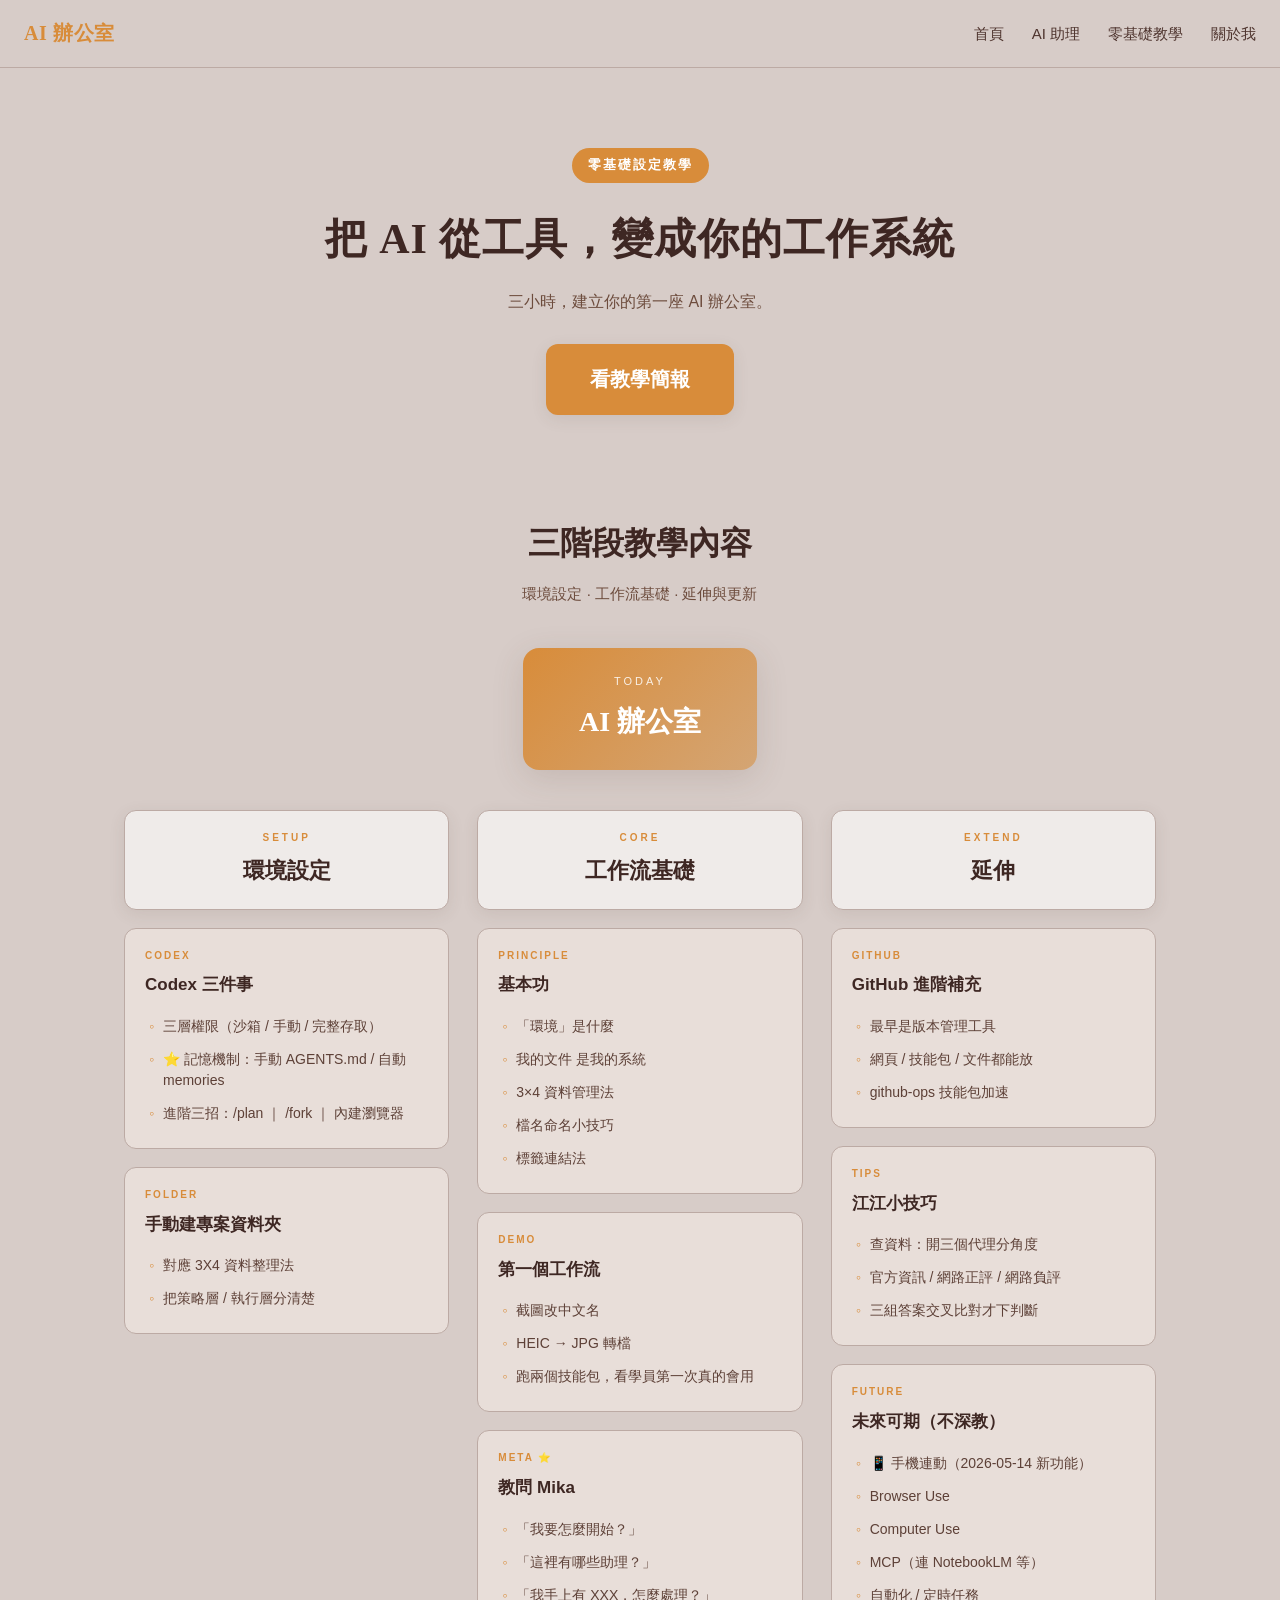
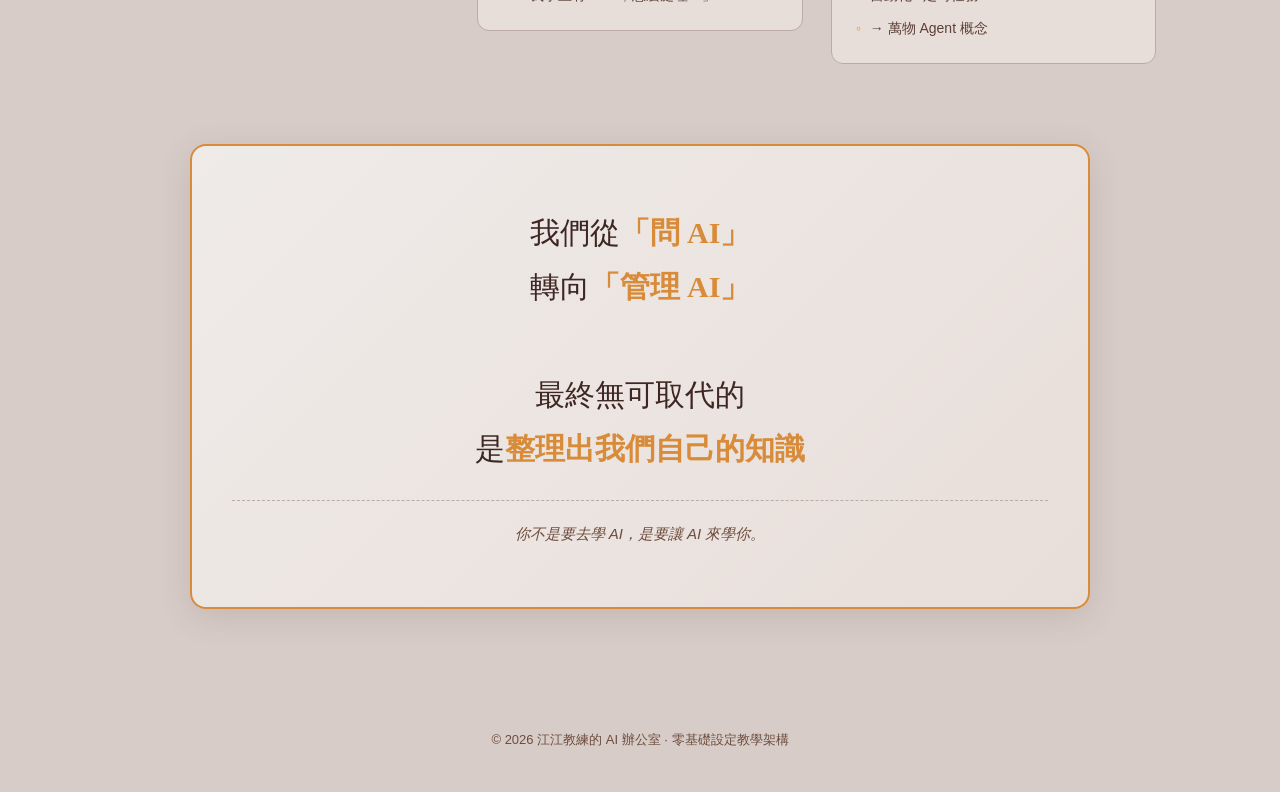
<file: learn.html>
<!DOCTYPE html>
<html lang="zh-Hant">
<head>
  <meta charset="UTF-8">
  <meta name="viewport" content="width=device-width, initial-scale=1.0">
  <link rel="canonical" href="https://jiangjiang-ai-office.vercel.app/learn">
  <meta property="og:type" content="website">
  <meta property="og:site_name" content="江江教練的 AI 辦公室">
  <meta property="og:locale" content="zh_TW">
  <meta property="og:title" content="零基礎設定教學｜江江教練的 AI 辦公室">
  <meta property="og:description" content="AI 辦公室零基礎設定教學架構。把 AI 從問答工具變成你的工作系統。">
  <meta property="og:url" content="https://jiangjiang-ai-office.vercel.app/learn">
  <meta property="og:image" content="https://jiangjiang-ai-office.vercel.app/img/coach.jpg">
  <meta name="twitter:card" content="summary">
  <title>零基礎設定教學｜江江教練的 AI 辦公室</title>
  <meta name="description" content="AI 辦公室零基礎設定教學架構。把 AI 從問答工具變成你的工作系統。">
  <link rel="stylesheet" href="css/style.css">
  <style>
    /* ===== 教學頁專屬樣式（奶茶色延伸） ===== */
    .learn-hero {
      padding: 80px 0 40px;
      text-align: center;
    }
    .learn-hero .eyebrow {
      display: inline-block;
      padding: 6px 16px;
      background: var(--accent);
      color: #fff;
      border-radius: 999px;
      font-size: 13px;
      letter-spacing: 2px;
      margin-bottom: 20px;
      font-weight: 600;
    }
    .learn-hero h1 {
      font-family: var(--font-display);
      font-size: 42px;
      color: var(--text-strong);
      margin-bottom: 12px;
      letter-spacing: 1px;
    }
    .learn-hero .subtitle {
      color: var(--muted);
      font-size: 16px;
      margin-bottom: 24px;
    }
    .learn-hero .notice {
      display: inline-block;
      padding: 12px 24px;
      background: var(--card);
      border: 1px dashed var(--subtle);
      border-radius: var(--radius);
      color: var(--text-soft);
      font-size: 14px;
    }

    /* 時間軸 */
    .timeline {
      margin: 60px auto 40px;
      max-width: var(--content-max);
      padding: 32px;
      background: var(--card);
      border-radius: var(--radius-lg);
      box-shadow: var(--shadow);
    }
    .timeline h3 {
      font-size: 13px;
      color: var(--accent);
      letter-spacing: 3px;
      text-transform: uppercase;
      margin-bottom: 20px;
      font-weight: 600;
    }
    .timeline-grid {
      display: grid;
      grid-template-columns: repeat(7, 1fr);
      gap: 10px;
    }
    .time-block {
      background: var(--bg);
      border: 1px solid var(--subtle);
      border-radius: var(--radius-sm);
      padding: 14px 8px;
      text-align: center;
    }
    .time-block .time {
      font-size: 11px;
      color: var(--accent);
      font-weight: 700;
      margin-bottom: 6px;
      letter-spacing: 1px;
    }
    .time-block .what {
      font-size: 13px;
      color: var(--text);
      line-height: 1.4;
    }
    .time-block.highlight {
      background: linear-gradient(135deg, #FFF3E0, #FFE0B2);
      border-color: var(--accent);
    }
    .time-block.highlight .time { color: var(--text-strong); }

    @media (max-width: 768px) {
      .timeline-grid { grid-template-columns: repeat(2, 1fr); }
    }

    /* 心智圖區 */
    .mindmap {
      max-width: var(--content-max);
      margin: 60px auto;
      padding: 0 24px;
    }
    .mindmap-title {
      text-align: center;
      margin-bottom: 40px;
    }
    .mindmap-title h2 {
      font-family: var(--font-display);
      font-size: 32px;
      color: var(--text-strong);
      margin-bottom: 10px;
    }
    .mindmap-title .sub {
      color: var(--muted);
      font-size: 15px;
    }

    .root-node {
      display: flex;
      justify-content: center;
      margin-bottom: 40px;
    }
    .root-node .node-card {
      padding: 24px 56px;
      background: linear-gradient(135deg, var(--accent), var(--accent-light));
      color: #fff;
      border-radius: var(--radius-lg);
      box-shadow: var(--shadow-lg);
      text-align: center;
    }
    .root-node .label {
      font-size: 11px;
      letter-spacing: 3px;
      opacity: 0.85;
      margin-bottom: 6px;
    }
    .root-node .title {
      font-size: 28px;
      font-weight: 700;
      font-family: var(--font-display);
    }

    .branches {
      display: grid;
      grid-template-columns: 1fr 1fr 1fr;
      gap: 28px;
    }
    @media (max-width: 900px) {
      .branches { grid-template-columns: 1fr; }
    }

    .branch {
      display: flex;
      flex-direction: column;
      gap: 18px;
    }
    .branch-header {
      text-align: center;
      padding: 18px;
      border-radius: var(--radius);
      background: var(--card);
      border: 1px solid var(--subtle);
      box-shadow: var(--shadow);
    }
    .branch-header .label {
      font-size: 10px;
      letter-spacing: 3px;
      color: var(--accent);
      margin-bottom: 6px;
      font-weight: 600;
    }
    .branch-header .title {
      font-size: 22px;
      font-weight: 700;
      color: var(--text-strong);
      font-family: var(--font-display);
    }

    .sub-card {
      background: var(--bg-alt);
      border: 1px solid var(--subtle);
      border-radius: var(--radius);
      padding: 18px 20px;
      transition: all 0.2s;
    }
    .sub-card:hover {
      transform: translateY(-3px);
      box-shadow: var(--shadow);
      border-color: var(--accent-light);
    }
    .sub-card .sub-label {
      font-size: 10px;
      letter-spacing: 2px;
      color: var(--accent);
      margin-bottom: 6px;
      font-weight: 600;
    }
    .sub-card .sub-title {
      font-size: 17px;
      font-weight: 700;
      color: var(--text-strong);
      margin-bottom: 10px;
    }
    .sub-card ul {
      list-style: none;
      padding: 0;
    }
    .sub-card li {
      padding: 6px 0;
      padding-left: 18px;
      color: var(--text-soft);
      font-size: 14px;
      position: relative;
      line-height: 1.5;
    }
    .sub-card li::before {
      content: '◦';
      position: absolute;
      left: 4px;
      color: var(--accent);
      font-weight: 700;
    }
    .star {
      color: var(--accent);
      font-weight: 700;
    }

    /* 結尾金句 */
    .closing {
      margin: 80px auto;
      max-width: 900px;
      padding: 60px 40px;
      background: linear-gradient(135deg, var(--card), var(--bg-alt));
      border: 2px solid var(--accent);
      border-radius: var(--radius-lg);
      text-align: center;
      box-shadow: var(--shadow-lg);
    }
    .closing .quote {
      font-family: var(--font-display);
      font-size: 30px;
      line-height: 1.8;
      color: var(--text-strong);
      margin-bottom: 24px;
    }
    .closing .quote .highlight {
      color: var(--accent);
      font-weight: 700;
    }
    .closing .echo {
      color: var(--muted);
      font-size: 15px;
      font-style: italic;
      padding-top: 20px;
      border-top: 1px dashed var(--subtle);
    }

    /* 課程連結待補區 */
    .course-pending {
      margin: 40px auto;
      max-width: 800px;
      padding: 32px;
      background: #FFF8E1;
      border: 1px dashed var(--accent);
      border-radius: var(--radius);
      text-align: center;
    }
    .course-pending h3 {
      color: var(--text-strong);
      font-size: 20px;
      margin-bottom: 10px;
    }
    .course-pending p {
      color: var(--muted);
      font-size: 14px;
    }

    @media (max-width: 600px) {
      .learn-hero h1 { font-size: 32px; }
      .root-node .node-card { padding: 18px 32px; }
      .root-node .title { font-size: 22px; }
      .closing .quote { font-size: 22px; }
    }
  </style>
</head>
<body>

  <nav class="topnav">
    <a href="index.html" class="logo">AI 辦公室</a>
    <ul class="nav-links">
      <li><a href="index.html">首頁</a></li>
      <li><a href="team.html">AI 助理</a></li>
      <li><a href="learn.html">零基礎教學</a></li>
      <li><a href="index.html#about">關於我</a></li>
    </ul>
  </nav>

  <!-- Hero -->
  <section class="learn-hero">
    <div class="container">
      <span class="eyebrow">零基礎設定教學</span>
      <h1>把 AI 從工具，變成你的工作系統</h1>
      <p class="subtitle">三小時，建立你的第一座 AI 辦公室。</p>
      <div style="margin-top: 28px;">
        <a href="learn-slides.html" style="display: inline-block; background: var(--accent); color: #fff; padding: 18px 44px; border-radius: 12px; text-decoration: none; font-weight: 700; font-size: 20px; box-shadow: var(--shadow); transition: transform 0.2s;">看教學簡報</a>
      </div>
    </div>
  </section>

  <!-- 心智圖區 -->
  <div class="mindmap">
    <div class="mindmap-title">
      <h2>三階段教學內容</h2>
      <p class="sub">環境設定 · 工作流基礎 · 延伸與更新</p>
    </div>

    <div class="root-node">
      <div class="node-card">
        <div class="label">TODAY</div>
        <div class="title">AI 辦公室</div>
      </div>
    </div>

    <div class="branches">

      <!-- 第一支：環境設定 -->
      <div class="branch">
        <div class="branch-header">
          <div class="label">SETUP</div>
          <div class="title">環境設定</div>
        </div>

        <div class="sub-card">
          <div class="sub-label">CODEX</div>
          <div class="sub-title">Codex 三件事</div>
          <ul>
            <li>三層權限（沙箱 / 手動 / 完整存取）</li>
            <li>⭐ 記憶機制：手動 AGENTS.md / 自動 memories</li>
            <li>進階三招：/plan ｜ /fork ｜ 內建瀏覽器</li>
          </ul>
        </div>

        <div class="sub-card">
          <div class="sub-label">FOLDER</div>
          <div class="sub-title">手動建專案資料夾</div>
          <ul>
            <li>對應 3X4 資料整理法</li>
            <li>把策略層 / 執行層分清楚</li>
          </ul>
        </div>
      </div>

      <!-- 第二支：工作流基礎 -->
      <div class="branch">
        <div class="branch-header">
          <div class="label">CORE</div>
          <div class="title">工作流基礎</div>
        </div>

        <div class="sub-card">
          <div class="sub-label">PRINCIPLE</div>
          <div class="sub-title">基本功</div>
          <ul>
            <li>「環境」是什麼</li>
            <li>我的文件 是我的系統</li>
            <li>3×4 資料管理法</li>
            <li>檔名命名小技巧</li>
            <li>標籤連結法</li>
          </ul>
        </div>

        <div class="sub-card">
          <div class="sub-label">DEMO</div>
          <div class="sub-title">第一個工作流</div>
          <ul>
            <li>截圖改中文名</li>
            <li>HEIC → JPG 轉檔</li>
            <li>跑兩個技能包，看學員第一次真的會用</li>
          </ul>
        </div>

        <div class="sub-card">
          <div class="sub-label">META <span class="star">⭐</span></div>
          <div class="sub-title">教問 Mika</div>
          <ul>
            <li>「我要怎麼開始？」</li>
            <li>「這裡有哪些助理？」</li>
            <li>「我手上有 XXX，怎麼處理？」</li>
          </ul>
        </div>
      </div>

      <!-- 第三支：延伸 -->
      <div class="branch">
        <div class="branch-header">
          <div class="label">EXTEND</div>
          <div class="title">延伸</div>
        </div>

        <div class="sub-card">
          <div class="sub-label">GITHUB</div>
          <div class="sub-title">GitHub 進階補充</div>
          <ul>
            <li>最早是版本管理工具</li>
            <li>網頁 / 技能包 / 文件都能放</li>
            <li>github-ops 技能包加速</li>
          </ul>
        </div>

        <div class="sub-card">
          <div class="sub-label">TIPS</div>
          <div class="sub-title">江江小技巧</div>
          <ul>
            <li>查資料：開三個代理分角度</li>
            <li>官方資訊 / 網路正評 / 網路負評</li>
            <li>三組答案交叉比對才下判斷</li>
          </ul>
        </div>

        <div class="sub-card">
          <div class="sub-label">FUTURE</div>
          <div class="sub-title">未來可期（不深教）</div>
          <ul>
            <li>📱 手機連動（2026-05-14 新功能）</li>
            <li>Browser Use</li>
            <li>Computer Use</li>
            <li>MCP（連 NotebookLM 等）</li>
            <li>自動化 / 定時任務</li>
            <li>→ 萬物 Agent 概念</li>
          </ul>
        </div>
      </div>

    </div>
  </div>

  <!-- 結尾金句 -->
  <div class="closing">
    <div class="quote">
      我們從<span class="highlight">「問 AI」</span><br>
      轉向<span class="highlight">「管理 AI」</span><br><br>
      最終無可取代的<br>
      是<span class="highlight">整理出我們自己的知識</span>
    </div>
    <div class="echo">
      你不是要去學 AI，是要讓 AI 來學你。
    </div>
  </div>

  <footer style="text-align:center; padding:40px 20px; color:var(--muted); font-size:13px;">
    © 2026 江江教練的 AI 辦公室 · 零基礎設定教學架構
  </footer>

</body>
</html>
</file>
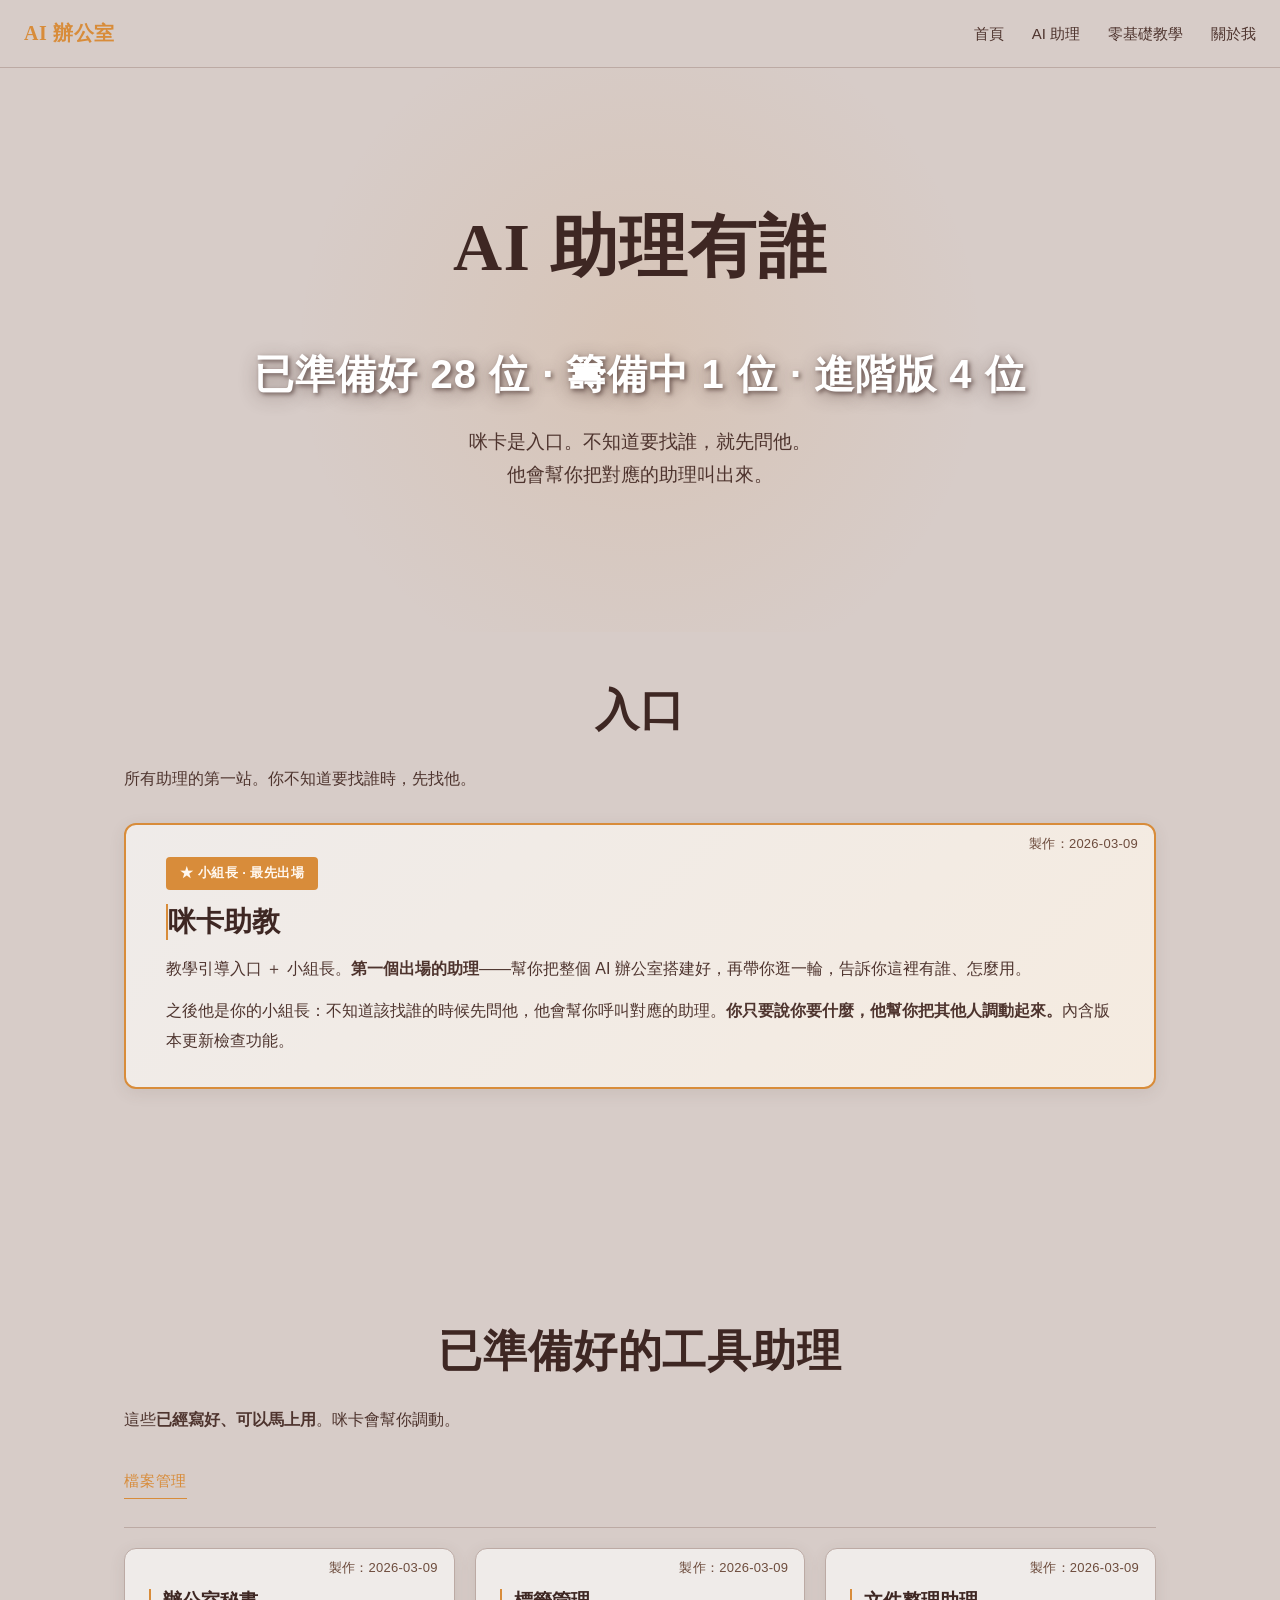
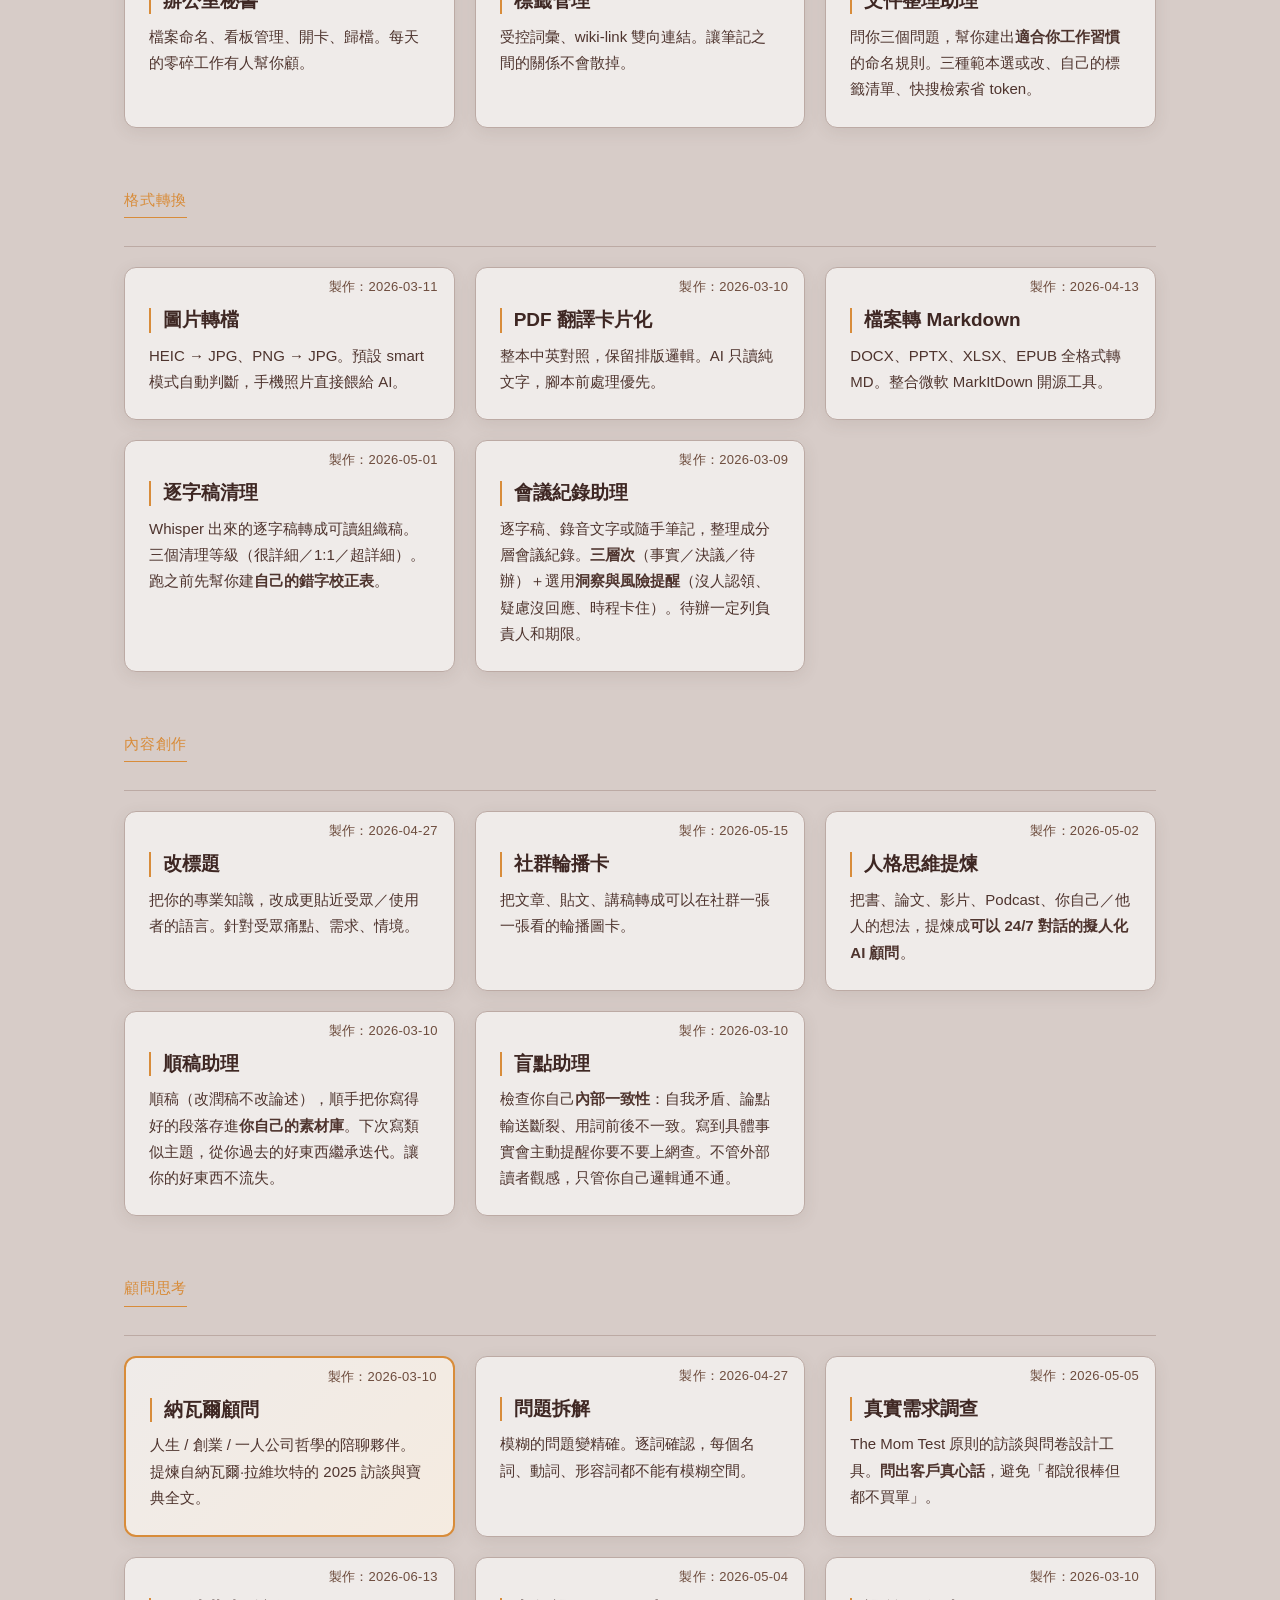
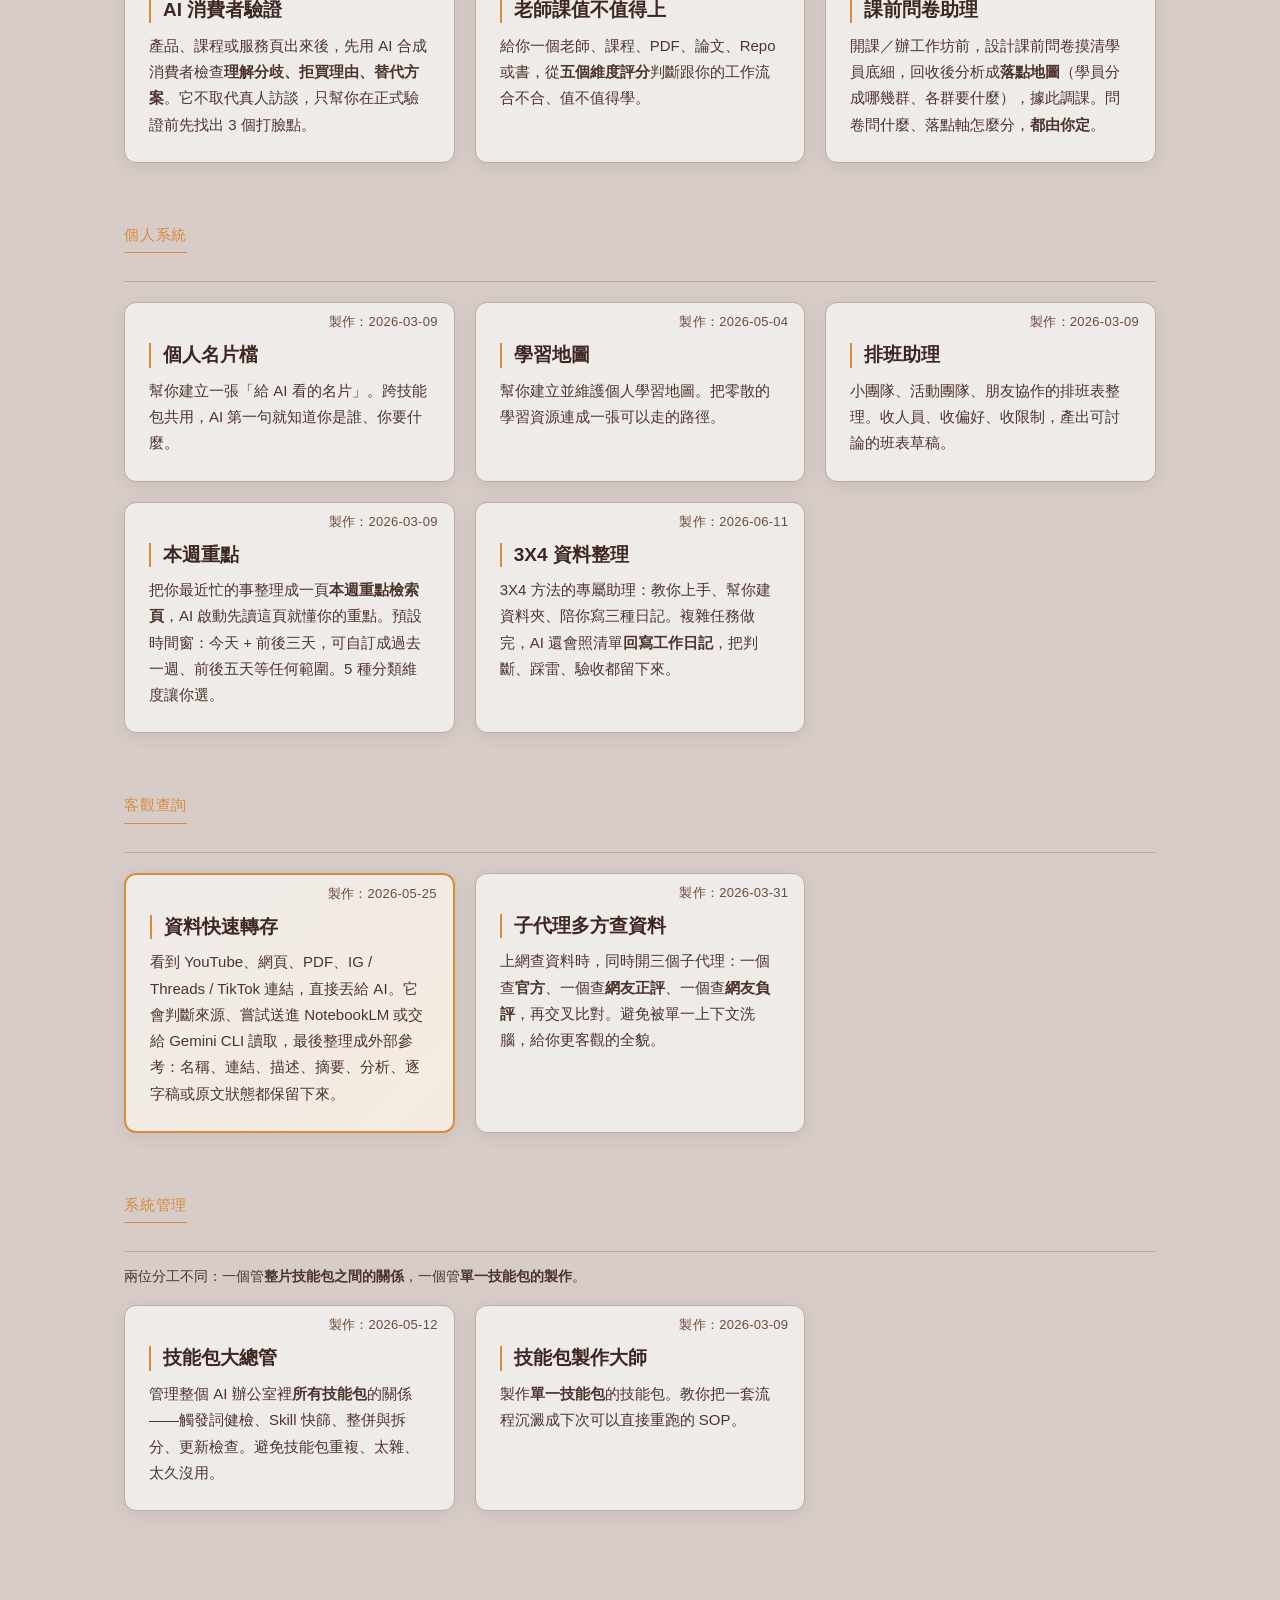
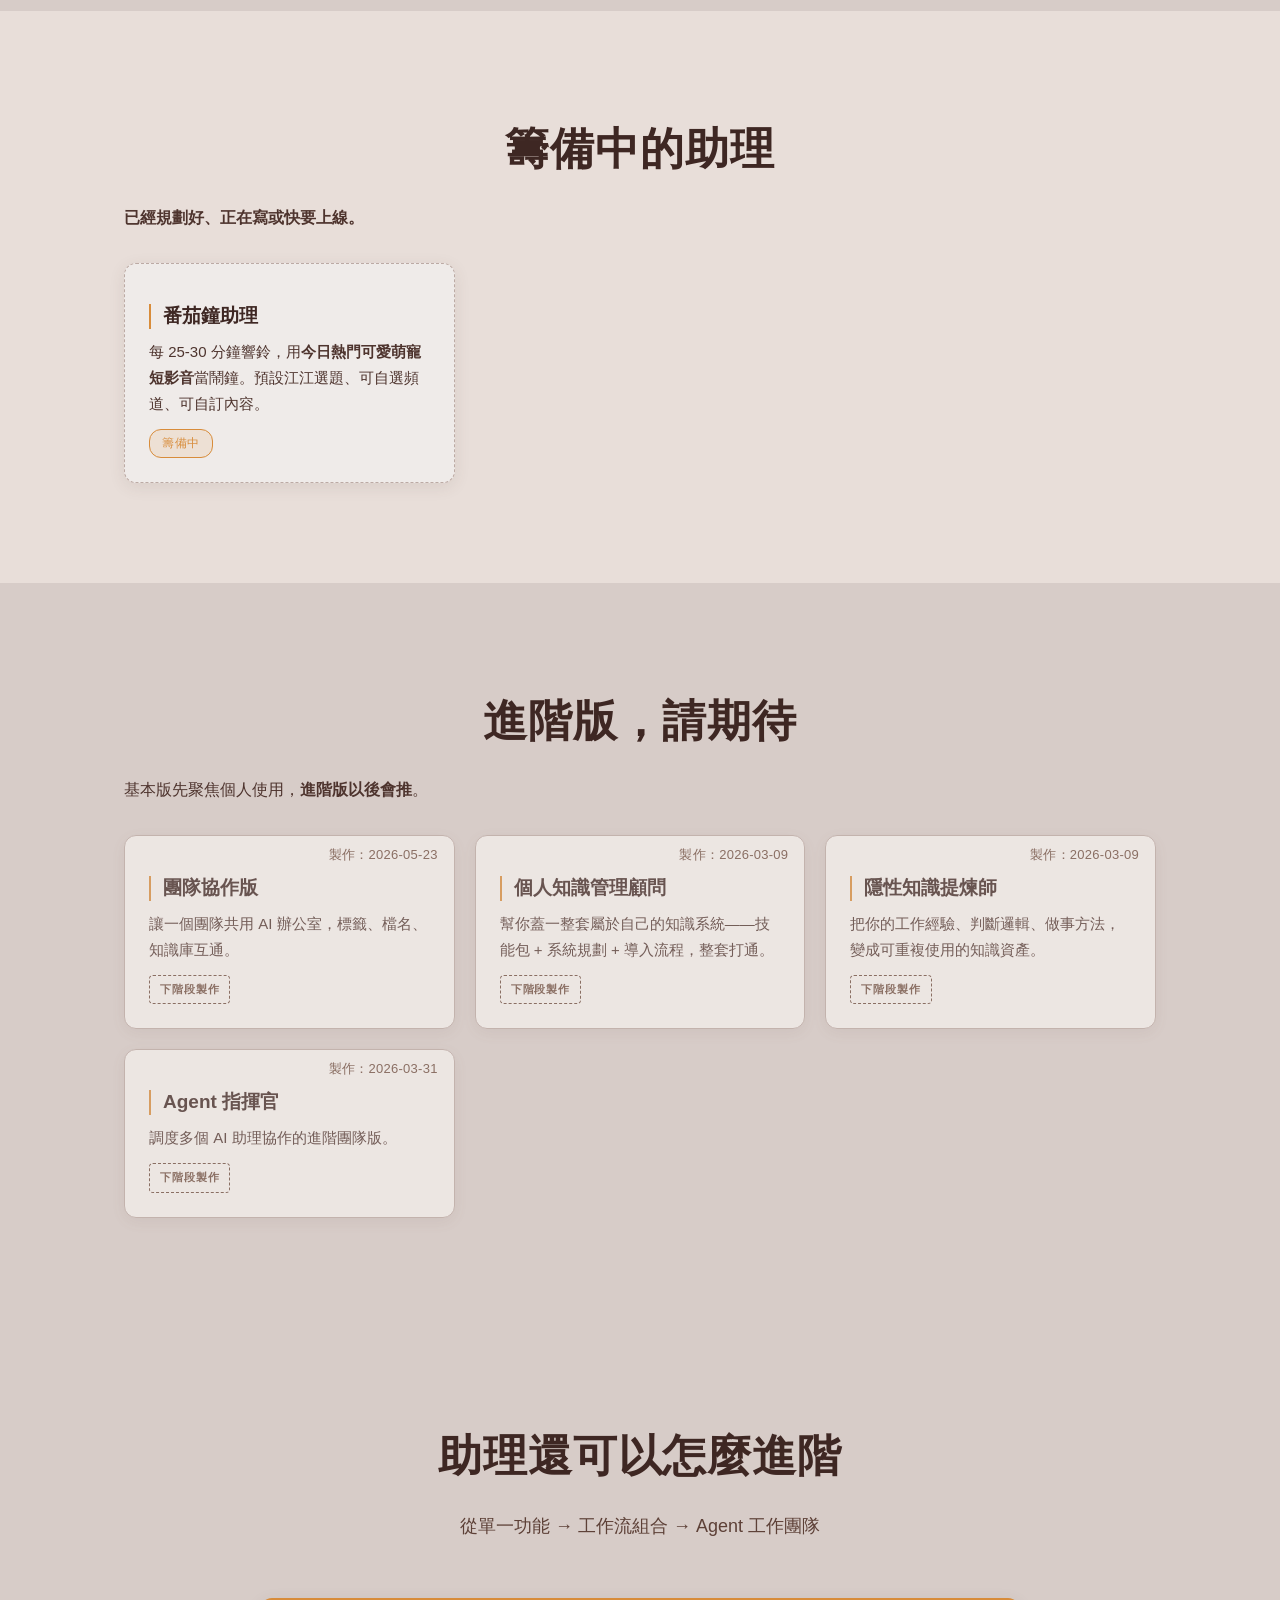
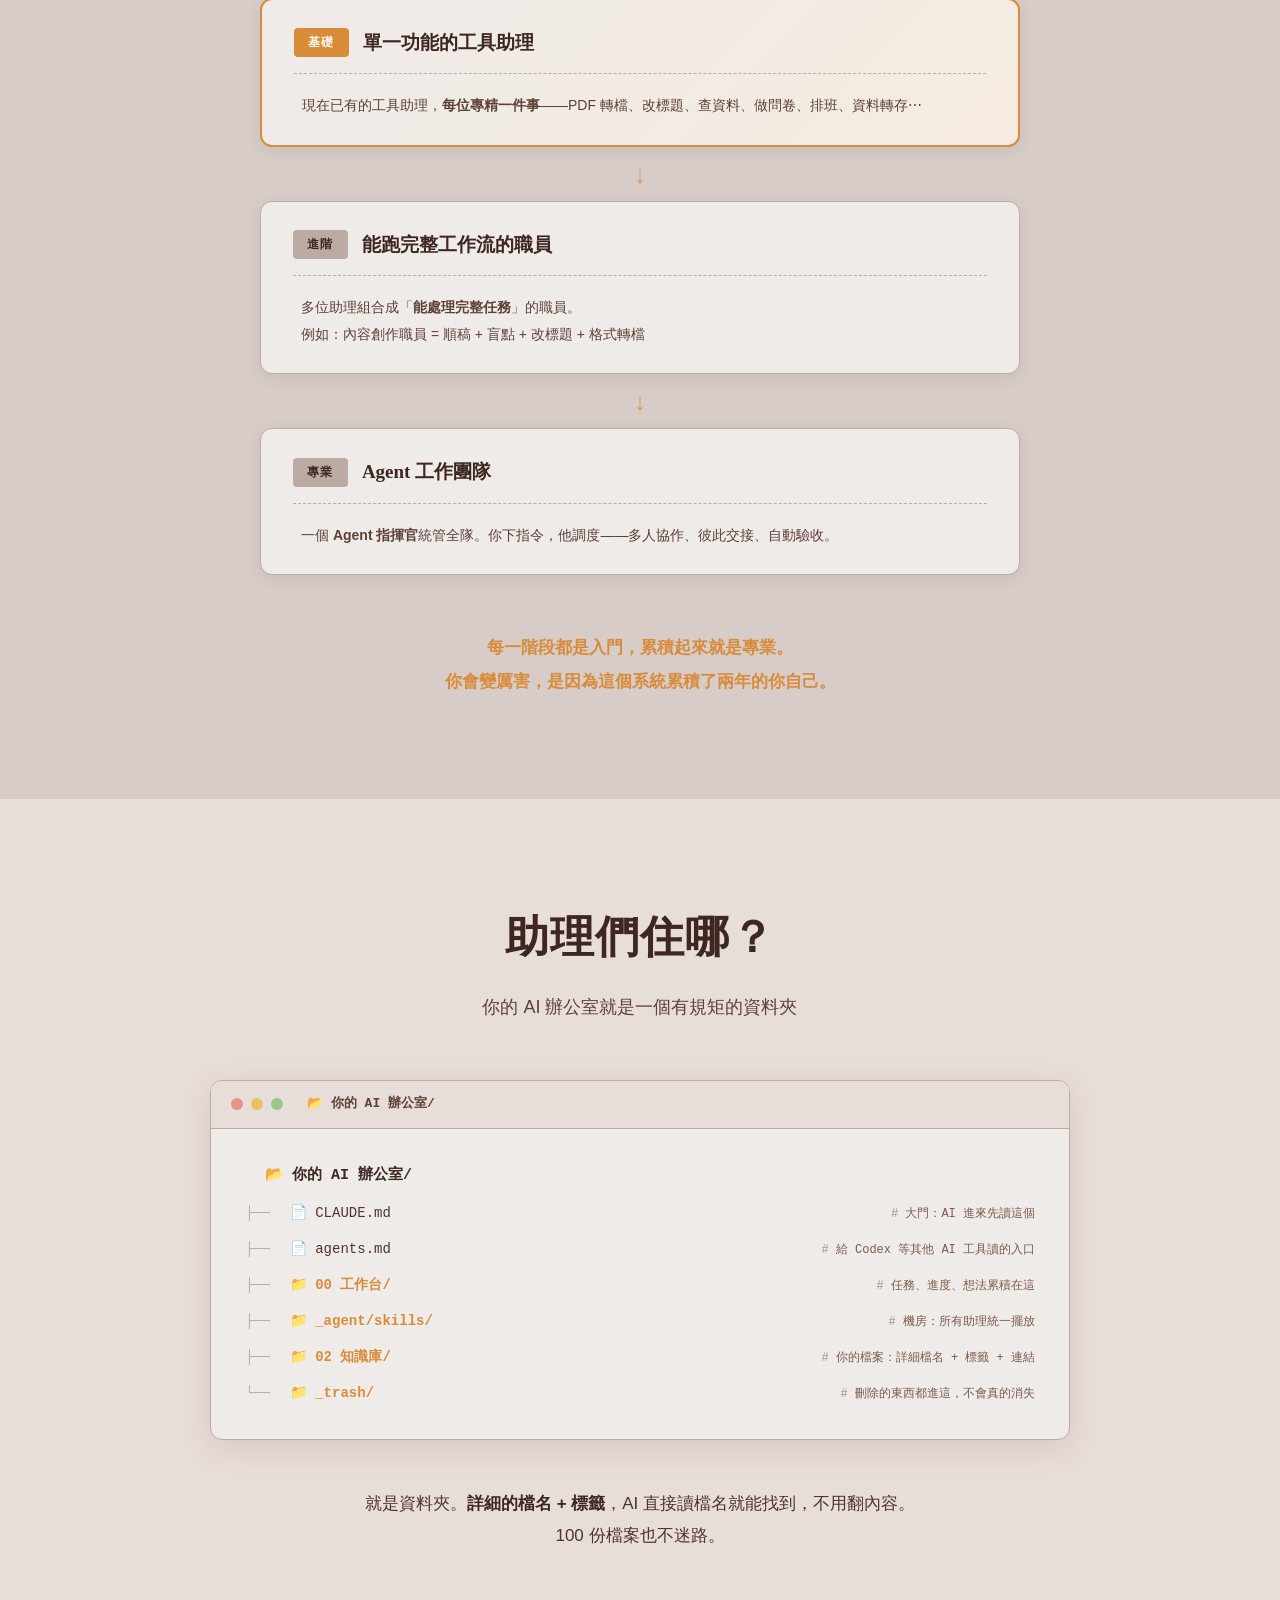
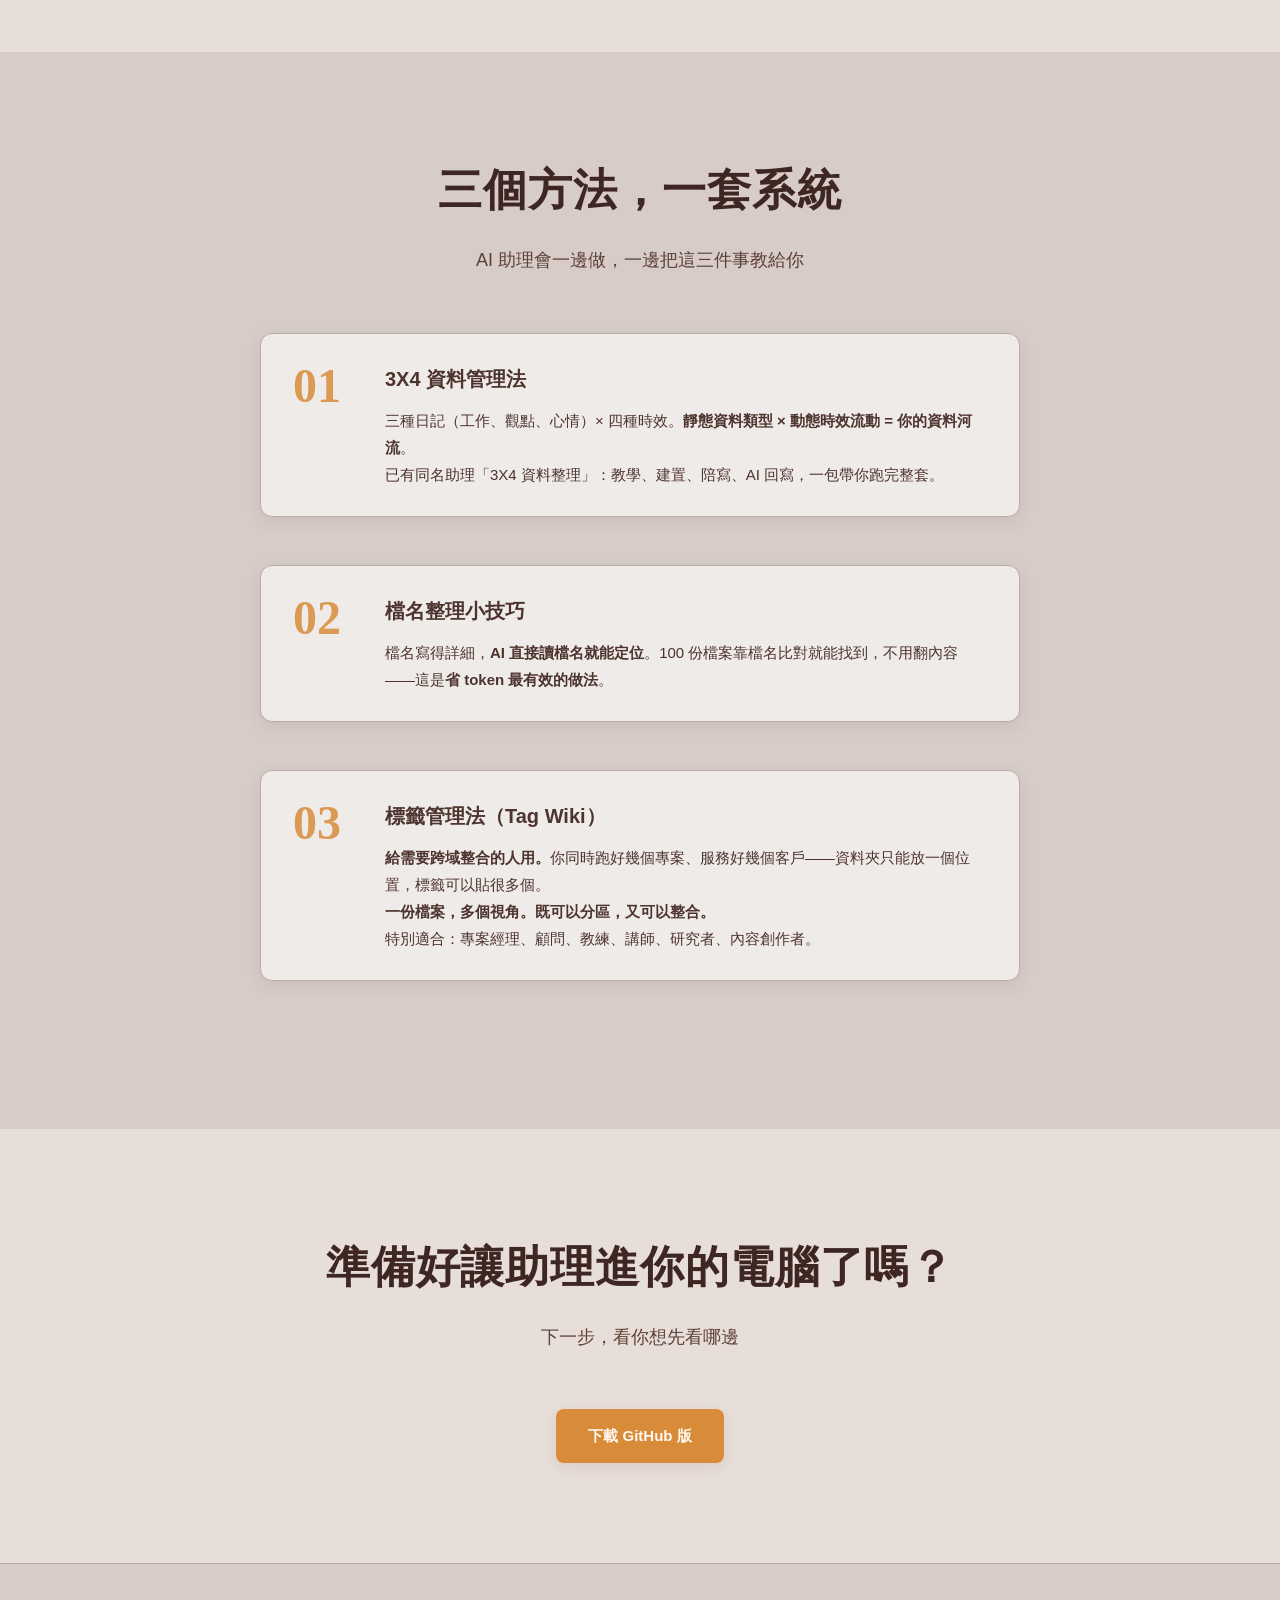
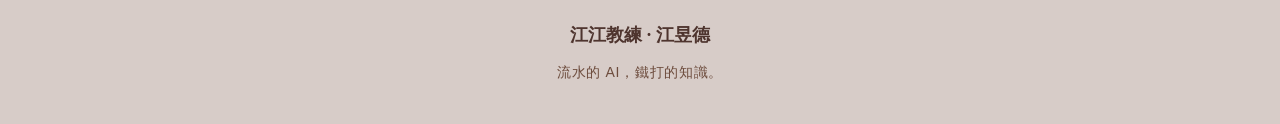
<file: team.html>
<!DOCTYPE html>
<html lang="zh-Hant">
<head>
  <meta charset="UTF-8">
  <meta name="viewport" content="width=device-width, initial-scale=1.0">
  <link rel="canonical" href="https://jiangjiang-ai-office.vercel.app/team">
  <meta property="og:type" content="website">
  <meta property="og:site_name" content="江江教練的 AI 辦公室">
  <meta property="og:locale" content="zh_TW">
  <meta property="og:title" content="AI 助理有誰｜江江教練的 AI 辦公室">
  <meta property="og:description" content="AI 辦公室裡完整的助理名冊：已準備好、籌備中、進階版請期待，包含資料快速轉存、NotebookLM 與 Gemini CLI 外部資料整理流程。">
  <meta property="og:url" content="https://jiangjiang-ai-office.vercel.app/team">
  <meta property="og:image" content="https://jiangjiang-ai-office.vercel.app/img/coach.jpg">
  <meta name="twitter:card" content="summary">
  <title>AI 助理有誰｜江江教練的 AI 辦公室</title>
  <meta name="description" content="AI 辦公室裡完整的助理名冊：已準備好、籌備中、進階版請期待，包含資料快速轉存、NotebookLM 與 Gemini CLI 外部資料整理流程。">
  <link rel="stylesheet" href="css/style.css">
</head>
<body>

  <nav class="topnav">
    <a href="index.html" class="logo">AI 辦公室</a>
    <ul class="nav-links">
      <li><a href="index.html">首頁</a></li>
      <li><a href="team.html">AI 助理</a></li>
      <li><a href="learn.html">零基礎教學</a></li>
      <li><a href="index.html#about">關於我</a></li>
    </ul>
  </nav>

  <!-- Hero -->
  <section id="page-hero" class="hero">
    <div class="container">
      <h1>AI 助理有誰</h1>
      <p class="tagline">已準備好 28 位 · 籌備中 1 位 · 進階版 4 位</p>
      <p class="sub">咪卡是入口。不知道要找誰，就先問他。<br>他會幫你把對應的助理叫出來。</p>
    </div>
  </section>

  <!-- 入口 -->
  <section class="section" style="padding-top: 40px;">
    <div class="container">
      <h2>入口</h2>
      <p class="section-intro">所有助理的第一站。你不知道要找誰時，先找他。</p>

      <div class="team-featured">
        <div class="staff-card entrance entrance-big">
          <span class="skill-date">製作：2026-03-09</span>
          <span class="role-badge">★ 小組長 · 最先出場</span>
          <h4>咪卡助教</h4>
          <p>教學引導入口 ＋ 小組長。<strong>第一個出場的助理</strong>——幫你把整個 AI 辦公室搭建好，再帶你逛一輪，告訴你這裡有誰、怎麼用。</p>
          <p>之後他是你的小組長：不知道該找誰的時候先問他，他會幫你呼叫對應的助理。<strong>你只要說你要什麼，他幫你把其他人調動起來。</strong>內含版本更新檢查功能。</p>
        </div>
      </div>
    </div>
  </section>

  <!-- 已準備好的工具助理 -->
  <section class="section">
    <div class="container">
      <h2>已準備好的工具助理</h2>
      <p class="section-intro">這些<strong>已經寫好、可以馬上用</strong>。咪卡會幫你調動。</p>

      <!-- 檔案管理 -->
      <div class="team-group">
        <h3 class="group-title"><span class="group-subtitle">檔案管理</span></h3>
        <div class="team-grid">
          <div class="staff-card">
            <span class="skill-date">製作：2026-03-09</span>
            <h4>辦公室秘書</h4>
            <p>檔案命名、看板管理、開卡、歸檔。每天的零碎工作有人幫你顧。</p>
          </div>
          <div class="staff-card">
            <span class="skill-date">製作：2026-03-09</span>
            <h4>標籤管理</h4>
            <p>受控詞彙、wiki-link 雙向連結。讓筆記之間的關係不會散掉。</p>
          </div>
          <div class="staff-card">
            <span class="skill-date">製作：2026-03-09</span>
            <h4>文件整理助理</h4>
            <p>問你三個問題，幫你建出<strong>適合你工作習慣</strong>的命名規則。三種範本選或改、自己的標籤清單、快搜檢索省 token。</p>
          </div>
        </div>
      </div>

      <!-- 格式轉換 -->
      <div class="team-group">
        <h3 class="group-title"><span class="group-subtitle">格式轉換</span></h3>
        <div class="team-grid">
          <div class="staff-card">
            <span class="skill-date">製作：2026-03-11</span>
            <h4>圖片轉檔</h4>
            <p>HEIC → JPG、PNG → JPG。預設 smart 模式自動判斷，手機照片直接餵給 AI。</p>
          </div>
          <div class="staff-card">
            <span class="skill-date">製作：2026-03-10</span>
            <h4>PDF 翻譯卡片化</h4>
            <p>整本中英對照，保留排版邏輯。AI 只讀純文字，腳本前處理優先。</p>
          </div>
          <div class="staff-card">
            <span class="skill-date">製作：2026-04-13</span>
            <h4>檔案轉 Markdown</h4>
            <p>DOCX、PPTX、XLSX、EPUB 全格式轉 MD。整合微軟 MarkItDown 開源工具。</p>
          </div>
          <div class="staff-card">
            <span class="skill-date">製作：2026-05-01</span>
            <h4>逐字稿清理</h4>
            <p>Whisper 出來的逐字稿轉成可讀組織稿。三個清理等級（很詳細／1:1／超詳細）。跑之前先幫你建<strong>自己的錯字校正表</strong>。</p>
          </div>
          <div class="staff-card">
            <span class="skill-date">製作：2026-03-09</span>
            <h4>會議紀錄助理</h4>
            <p>逐字稿、錄音文字或隨手筆記，整理成分層會議紀錄。<strong>三層次</strong>（事實／決議／待辦）＋選用<strong>洞察與風險提醒</strong>（沒人認領、疑慮沒回應、時程卡住）。待辦一定列負責人和期限。</p>
          </div>
        </div>
      </div>

      <!-- 內容創作 -->
      <div class="team-group">
        <h3 class="group-title"><span class="group-subtitle">內容創作</span></h3>
        <div class="team-grid">
          <div class="staff-card">
            <span class="skill-date">製作：2026-04-27</span>
            <h4>改標題</h4>
            <p>把你的專業知識，改成更貼近受眾／使用者的語言。針對受眾痛點、需求、情境。</p>
          </div>
          <div class="staff-card">
            <span class="skill-date">製作：2026-05-15</span>
            <h4>社群輪播卡</h4>
            <p>把文章、貼文、講稿轉成可以在社群一張一張看的輪播圖卡。</p>
          </div>
          <div class="staff-card">
            <span class="skill-date">製作：2026-05-02</span>
            <h4>人格思維提煉</h4>
            <p>把書、論文、影片、Podcast、你自己／他人的想法，提煉成<strong>可以 24/7 對話的擬人化 AI 顧問</strong>。</p>
          </div>
          <div class="staff-card">
            <span class="skill-date">製作：2026-03-10</span>
            <h4>順稿助理</h4>
            <p>順稿（改潤稿不改論述），順手把你寫得好的段落存進<strong>你自己的素材庫</strong>。下次寫類似主題，從你過去的好東西繼承迭代。讓你的好東西不流失。</p>
          </div>
          <div class="staff-card">
            <span class="skill-date">製作：2026-03-10</span>
            <h4>盲點助理</h4>
            <p>檢查你自己<strong>內部一致性</strong>：自我矛盾、論點輸送斷裂、用詞前後不一致。寫到具體事實會主動提醒你要不要上網查。不管外部讀者觀感，只管你自己邏輯通不通。</p>
          </div>
        </div>
      </div>

      <!-- 顧問思考 -->
      <div class="team-group">
        <h3 class="group-title"><span class="group-subtitle">顧問思考</span></h3>
        <div class="team-grid">
          <div class="staff-card entrance">
            <span class="skill-date">製作：2026-03-10</span>
            <h4>納瓦爾顧問</h4>
            <p>人生 / 創業 / 一人公司哲學的陪聊夥伴。提煉自納瓦爾·拉維坎特的 2025 訪談與寶典全文。</p>
          </div>
          <div class="staff-card">
            <span class="skill-date">製作：2026-04-27</span>
            <h4>問題拆解</h4>
            <p>模糊的問題變精確。逐詞確認，每個名詞、動詞、形容詞都不能有模糊空間。</p>
          </div>
          <div class="staff-card">
            <span class="skill-date">製作：2026-05-05</span>
            <h4>真實需求調查</h4>
            <p>The Mom Test 原則的訪談與問卷設計工具。<strong>問出客戶真心話</strong>，避免「都說很棒但都不買單」。</p>
          </div>
          <div class="staff-card">
            <span class="skill-date">製作：2026-06-13</span>
            <h4>AI 消費者驗證</h4>
            <p>產品、課程或服務頁出來後，先用 AI 合成消費者檢查<strong>理解分歧、拒買理由、替代方案</strong>。它不取代真人訪談，只幫你在正式驗證前先找出 3 個打臉點。</p>
          </div>
          <div class="staff-card">
            <span class="skill-date">製作：2026-05-04</span>
            <h4>老師課值不值得上</h4>
            <p>給你一個老師、課程、PDF、論文、Repo 或書，從<strong>五個維度評分</strong>判斷跟你的工作流合不合、值不值得學。</p>
          </div>
          <div class="staff-card">
            <span class="skill-date">製作：2026-03-10</span>
            <h4>課前問卷助理</h4>
            <p>開課／辦工作坊前，設計課前問卷摸清學員底細，回收後分析成<strong>落點地圖</strong>（學員分成哪幾群、各群要什麼），據此調課。問卷問什麼、落點軸怎麼分，<strong>都由你定</strong>。</p>
          </div>
        </div>
      </div>

      <!-- 個人系統 -->
      <div class="team-group">
        <h3 class="group-title"><span class="group-subtitle">個人系統</span></h3>
        <div class="team-grid">
          <div class="staff-card">
            <span class="skill-date">製作：2026-03-09</span>
            <h4>個人名片檔</h4>
            <p>幫你建立一張「給 AI 看的名片」。跨技能包共用，AI 第一句就知道你是誰、你要什麼。</p>
          </div>
          <div class="staff-card">
            <span class="skill-date">製作：2026-05-04</span>
            <h4>學習地圖</h4>
            <p>幫你建立並維護個人學習地圖。把零散的學習資源連成一張可以走的路徑。</p>
          </div>
          <div class="staff-card">
            <span class="skill-date">製作：2026-03-09</span>
            <h4>排班助理</h4>
            <p>小團隊、活動團隊、朋友協作的排班表整理。收人員、收偏好、收限制，產出可討論的班表草稿。</p>
          </div>
          <div class="staff-card">
            <span class="skill-date">製作：2026-03-09</span>
            <h4>本週重點</h4>
            <p>把你最近忙的事整理成一頁<strong>本週重點檢索頁</strong>，AI 啟動先讀這頁就懂你的重點。預設時間窗：今天 + 前後三天，可自訂成過去一週、前後五天等任何範圍。5 種分類維度讓你選。</p>
          </div>
          <div class="staff-card">
            <span class="skill-date">製作：2026-06-11</span>
            <h4>3X4 資料整理</h4>
            <p>3X4 方法的專屬助理：教你上手、幫你建資料夾、陪你寫三種日記。複雜任務做完，AI 還會照清單<strong>回寫工作日記</strong>，把判斷、踩雷、驗收都留下來。</p>
          </div>
        </div>
      </div>

      <!-- 客觀查詢 -->
      <div class="team-group">
        <h3 class="group-title"><span class="group-subtitle">客觀查詢</span></h3>
        <div class="team-grid">
          <div class="staff-card entrance">
            <span class="skill-date">製作：2026-05-25</span>
            <h4>資料快速轉存</h4>
            <p>看到 YouTube、網頁、PDF、IG / Threads / TikTok 連結，直接丟給 AI。它會判斷來源、嘗試送進 NotebookLM 或交給 Gemini CLI 讀取，最後整理成外部參考：名稱、連結、描述、摘要、分析、逐字稿或原文狀態都保留下來。</p>
          </div>
          <div class="staff-card">
            <span class="skill-date">製作：2026-03-31</span>
            <h4>子代理多方查資料</h4>
            <p>上網查資料時，同時開三個子代理：一個查<strong>官方</strong>、一個查<strong>網友正評</strong>、一個查<strong>網友負評</strong>，再交叉比對。避免被單一上下文洗腦，給你更客觀的全貌。</p>
          </div>
        </div>
      </div>

      <!-- 系統管理 -->
      <div class="team-group">
        <h3 class="group-title"><span class="group-subtitle">系統管理</span></h3>
        <p class="section-intro" style="margin-top: -8px; margin-bottom: 16px; font-size: 14px;">兩位分工不同：一個管<strong>整片技能包之間的關係</strong>，一個管<strong>單一技能包的製作</strong>。</p>
        <div class="team-grid">
          <div class="staff-card">
            <span class="skill-date">製作：2026-05-12</span>
            <h4>技能包大總管</h4>
            <p>管理整個 AI 辦公室裡<strong>所有技能包</strong>的關係——觸發詞健檢、Skill 快篩、整併與拆分、更新檢查。避免技能包重複、太雜、太久沒用。</p>
          </div>
          <div class="staff-card">
            <span class="skill-date">製作：2026-03-09</span>
            <h4>技能包製作大師</h4>
            <p>製作<strong>單一技能包</strong>的技能包。教你把一套流程沉澱成下次可以直接重跑的 SOP。</p>
          </div>
        </div>
      </div>
    </div>
  </section>

  <!-- 籌備中 -->
  <section class="section section-alt">
    <div class="container">
      <h2>籌備中的助理</h2>
      <p class="section-intro"><strong>已經規劃好、正在寫或快要上線。</strong></p>

      <div class="team-grid">
        <div class="staff-card preparing-card">
          <h4>番茄鐘助理</h4>
          <p>每 25-30 分鐘響鈴，用<strong>今日熱門可愛萌寵短影音</strong>當鬧鐘。預設江江選題、可自選頻道、可自訂內容。</p>
          <span class="tag-preparing">籌備中</span>
        </div>
      </div>
    </div>
  </section>

  <!-- 進階版請期待 -->
  <section class="section">
    <div class="container">
      <h2>進階版，請期待</h2>
      <p class="section-intro">基本版先聚焦個人使用，<strong>進階版以後會推</strong>。</p>

      <div class="team-grid">
        <div class="staff-card future-card">
          <span class="skill-date">製作：2026-05-23</span>
          <h4>團隊協作版</h4>
          <p>讓一個團隊共用 AI 辦公室，標籤、檔名、知識庫互通。</p>
          <span class="tag-future">下階段製作</span>
        </div>
        <div class="staff-card future-card">
          <span class="skill-date">製作：2026-03-09</span>
          <h4>個人知識管理顧問</h4>
          <p>幫你蓋一整套屬於自己的知識系統——技能包 + 系統規劃 + 導入流程，整套打通。</p>
          <span class="tag-future">下階段製作</span>
        </div>
        <div class="staff-card future-card">
          <span class="skill-date">製作：2026-03-09</span>
          <h4>隱性知識提煉師</h4>
          <p>把你的工作經驗、判斷邏輯、做事方法，變成可重複使用的知識資產。</p>
          <span class="tag-future">下階段製作</span>
        </div>
        <div class="staff-card future-card">
          <span class="skill-date">製作：2026-03-31</span>
          <h4>Agent 指揮官</h4>
          <p>調度多個 AI 助理協作的進階團隊版。</p>
          <span class="tag-future">下階段製作</span>
        </div>
      </div>
    </div>
  </section>

  <!-- 升級路徑（延伸閱讀） -->
  <section id="path" class="section">
    <div class="container">
      <h2>助理還可以怎麼進階</h2>
      <p class="section-lead">從單一功能 → 工作流組合 → Agent 工作團隊</p>

      <div class="path-tree">

        <div class="path-tier current">
          <div class="tier-label">
            <span class="tier-stage">基礎</span>
            <span class="tier-name">單一功能的工具助理</span>
          </div>
          <div class="tier-body">
            <p style="padding: 0 8px; color: var(--text-soft);">
              現在已有的工具助理，<strong>每位專精一件事</strong>——PDF 轉檔、改標題、查資料、做問卷、排班、資料轉存⋯
            </p>
          </div>
        </div>

        <div class="tier-arrow">↓</div>

        <div class="path-tier">
          <div class="tier-label">
            <span class="tier-stage">進階</span>
            <span class="tier-name">能跑完整工作流的職員</span>
          </div>
          <div class="tier-body">
            <p style="padding: 0 8px; color: var(--text-soft);">
              多位助理組合成「<strong>能處理完整任務</strong>」的職員。<br>
              例如：內容創作職員 = 順稿 + 盲點 + 改標題 + 格式轉檔
            </p>
          </div>
        </div>

        <div class="tier-arrow">↓</div>

        <div class="path-tier">
          <div class="tier-label">
            <span class="tier-stage">專業</span>
            <span class="tier-name">Agent 工作團隊</span>
          </div>
          <div class="tier-body">
            <p style="padding: 0 8px; color: var(--text-soft);">
              一個 <strong>Agent 指揮官</strong>統管全隊。你下指令，他調度——多人協作、彼此交接、自動驗收。
            </p>
          </div>
        </div>

      </div>

      <p class="path-message">每一階段都是入門，累積起來就是專業。<br><strong>你會變厲害，是因為這個系統累積了兩年的你自己。</strong></p>
    </div>
  </section>

  <!-- 辦公室空間 -->
  <section id="space" class="section section-alt">
    <div class="container">
      <h2>助理們住哪？</h2>
      <p class="section-lead">你的 AI 辦公室就是一個有規矩的資料夾</p>

      <div class="folder-window">
        <div class="window-header">
          <span class="window-dot red"></span>
          <span class="window-dot yellow"></span>
          <span class="window-dot green"></span>
          <span class="window-title">📂 你的 AI 辦公室/</span>
        </div>
        <div class="folder-tree">
          <div class="tree-row root">
            <span class="tree-indent"></span>
            <span class="tree-name"><span class="ti">📂</span>你的 AI 辦公室/</span>
            <span class="tree-meta"></span>
          </div>
          <div class="tree-row">
            <span class="tree-indent">├──</span>
            <span class="tree-name"><span class="ti">📄</span>CLAUDE.md</span>
            <span class="tree-meta">大門：AI 進來先讀這個</span>
          </div>
          <div class="tree-row">
            <span class="tree-indent">├──</span>
            <span class="tree-name"><span class="ti">📄</span>agents.md</span>
            <span class="tree-meta">給 Codex 等其他 AI 工具讀的入口</span>
          </div>
          <div class="tree-row folder">
            <span class="tree-indent">├──</span>
            <span class="tree-name"><span class="ti">📁</span>00 工作台/</span>
            <span class="tree-meta">任務、進度、想法累積在這</span>
          </div>
          <div class="tree-row folder">
            <span class="tree-indent">├──</span>
            <span class="tree-name"><span class="ti">📁</span>_agent/skills/</span>
            <span class="tree-meta">機房：所有助理統一擺放</span>
          </div>
          <div class="tree-row folder">
            <span class="tree-indent">├──</span>
            <span class="tree-name"><span class="ti">📁</span>02 知識庫/</span>
            <span class="tree-meta">你的檔案：詳細檔名 + 標籤 + 連結</span>
          </div>
          <div class="tree-row folder">
            <span class="tree-indent">└──</span>
            <span class="tree-name"><span class="ti">📁</span>_trash/</span>
            <span class="tree-meta">刪除的東西都進這，不會真的消失</span>
          </div>
        </div>
      </div>

      <p class="space-note">
        就是資料夾。<strong>詳細的檔名 + 標籤</strong>，AI 直接讀檔名就能找到，不用翻內容。<br>
        100 份檔案也不迷路。
      </p>
    </div>
  </section>

  <!-- 方法論 -->
  <section id="method" class="section">
    <div class="container">
      <h2>三個方法，一套系統</h2>
      <p class="section-lead">AI 助理會一邊做，一邊把這三件事教給你</p>

      <div class="method-list">
        <div class="method-item">
          <div class="method-num">01</div>
          <div class="method-body">
            <h3>3X4 資料管理法</h3>
            <p>三種日記（工作、觀點、心情）× 四種時效。<strong>靜態資料類型 × 動態時效流動 = 你的資料河流</strong>。</p>
            <p>已有同名助理「3X4 資料整理」：教學、建置、陪寫、AI 回寫，一包帶你跑完整套。</p>
          </div>
        </div>
        <div class="method-item">
          <div class="method-num">02</div>
          <div class="method-body">
            <h3>檔名整理小技巧</h3>
            <p>檔名寫得詳細，<strong>AI 直接讀檔名就能定位</strong>。100 份檔案靠檔名比對就能找到，不用翻內容——這是<strong>省 token 最有效的做法</strong>。</p>
          </div>
        </div>
        <div class="method-item">
          <div class="method-num">03</div>
          <div class="method-body">
            <h3>標籤管理法（Tag Wiki）</h3>
            <p><strong>給需要跨域整合的人用。</strong>你同時跑好幾個專案、服務好幾個客戶——資料夾只能放一個位置，標籤可以貼很多個。</p>
            <p><strong>一份檔案，多個視角。既可以分區，又可以整合。</strong></p>
            <p>特別適合：專案經理、顧問、教練、講師、研究者、內容創作者。</p>
          </div>
        </div>
      </div>
    </div>
  </section>

  <!-- 底部 CTA -->
  <section class="section section-alt">
    <div class="container" style="text-align: center;">
      <h2>準備好讓助理進你的電腦了嗎？</h2>
      <p class="section-lead">下一步，看你想先看哪邊</p>
      <div class="hero-cta" style="justify-content: center;">
        <a href="https://github.com/Jiang-Yude/ai-office-workshop" target="_blank" rel="noopener" class="btn btn-primary">下載 GitHub 版</a>
      </div>
    </div>
  </section>

  <footer class="site-footer">
    <div class="container">
      <p class="footer-main">江江教練 · 江昱德</p>
      <p class="footer-sub">流水的 AI，鐵打的知識。</p>
    </div>
  </footer>

</body>
</html>
</file>
<file: css/style.css>
/* ==========================================================================
   建立你的 AI 辦公室 — 官網樣式
   色系：奶茶（奶茶知識風）
   來源：_agent/skills/spring-editor/references/14-pres-styles.md
   ========================================================================== */

:root {
  --bg:           #D7CCC8;  /* 深米色（牛皮紙）*/
  --bg-alt:       #E8DED9;  /* 交替區段背景（稍淺）*/
  --text:         #4E342E;  /* 濃咖啡字（加深）*/
  --text-strong:  #3E2723;  /* 更深的咖啡（大標題用）*/
  --text-soft:    #5D4037;  /* 次要文字（拉進主文區）*/
  --accent:       #D88C3A;  /* 焦糖（標題、重點、按鈕）*/
  --accent-light: #D4A574;  /* 暖金（次要按鈕）*/
  --card:         #EFEBE9;  /* 卡片背景（奶咖色）*/
  --card-hover:   #E8E1DD;  /* 卡片 hover */
  --subtle:       #BCAAA4;  /* 淺咖啡線條 */
  --muted:        #6D4C3D;  /* 說明文字、次要文字（加深）*/
  --success:      #7CB342;  /* 成功色（綠）*/

  --radius:       12px;
  --radius-sm:    8px;
  --radius-lg:    16px;

  --shadow:       0 4px 16px rgba(93, 64, 55, 0.1);
  --shadow-lg:    0 8px 32px rgba(93, 64, 55, 0.15);

  --font-zh:      "Noto Sans TC", "PingFang TC", "Microsoft JhengHei", "微軟正黑體", sans-serif;
  --font-display: "Noto Serif TC", "PingFang TC", serif;

  --content-max:  1080px;
}

/* Reset */
*, *::before, *::after {
  box-sizing: border-box;
  margin: 0;
  padding: 0;
}

html {
  scroll-behavior: smooth;
  scroll-padding-top: 80px;
}

body {
  background: var(--bg);
  color: var(--text);
  font-family: var(--font-zh);
  font-size: 16px;
  line-height: 1.75;
  -webkit-font-smoothing: antialiased;
  -moz-osx-font-smoothing: grayscale;
}

a {
  color: var(--accent);
  text-decoration: none;
  transition: color 0.2s;
}

a:hover {
  color: var(--accent-light);
}

.container {
  max-width: var(--content-max);
  margin: 0 auto;
  padding: 0 24px;
}

/* ==========================================================================
   Top Navigation
   ========================================================================== */

.topnav {
  position: sticky;
  top: 0;
  z-index: 100;
  background: rgba(215, 204, 200, 0.92);
  backdrop-filter: blur(12px);
  -webkit-backdrop-filter: blur(12px);
  border-bottom: 1px solid var(--subtle);
  padding: 16px 24px;
  display: flex;
  justify-content: space-between;
  align-items: center;
}

.logo {
  font-family: var(--font-display);
  font-size: 20px;
  font-weight: 700;
  color: var(--accent);
  letter-spacing: 0.03em;
}

.nav-links {
  list-style: none;
  display: flex;
  gap: 28px;
  align-items: center;
}

.nav-links a {
  color: var(--text);
  font-size: 15px;
  font-weight: 500;
}

.nav-links a:hover {
  color: var(--accent);
}

.nav-cta {
  background: var(--accent);
  color: #FFF8F0 !important;
  padding: 8px 18px;
  border-radius: var(--radius-sm);
  font-weight: 600;
}

.nav-cta:hover {
  background: var(--accent-light);
  color: var(--text) !important;
}

@media (max-width: 768px) {
  .nav-links {
    gap: 16px;
  }
  .nav-links li:not(:last-child) {
    display: none;
  }
}

/* ==========================================================================
   Hero Section
   ========================================================================== */

.hero {
  padding: 120px 24px 100px;
  text-align: center;
  position: relative;
  overflow: hidden;
}

.hero::before {
  content: "";
  position: absolute;
  top: 50%;
  left: 50%;
  transform: translate(-50%, -50%);
  width: 700px;
  height: 700px;
  background: radial-gradient(circle, rgba(216, 140, 58, 0.12) 0%, transparent 70%);
  pointer-events: none;
}

.hero h1 {
  font-family: var(--font-display);
  font-size: clamp(40px, 6.5vw, 68px);
  font-weight: 800;
  color: var(--text-strong);
  letter-spacing: 0.02em;
  margin-bottom: 32px;
  position: relative;
}

.hero .tagline {
  font-size: clamp(28px, 3.6vw, 40px);
  color: #ffffff;
  font-weight: 900;
  letter-spacing: 1px;
  margin-bottom: 16px;
  position: relative;
  text-shadow:
    2px 2px 4px rgba(62, 39, 35, 0.6),
    0 4px 18px rgba(62, 39, 35, 0.45);
}

@keyframes taglineBreath {
  0%, 100% {
    text-shadow:
      1px 1px 0 rgba(62, 39, 35, 0.15),
      0 3px 12px rgba(216, 140, 58, 0.22);
  }
  50% {
    text-shadow:
      1px 1px 0 rgba(62, 39, 35, 0.2),
      0 4px 24px rgba(216, 140, 58, 0.6);
  }
}

/* 尊重使用者系統偏好：若偏好減少動畫，關閉呼吸效果 */
@media (prefers-reduced-motion: reduce) {
  .hero .tagline {
    animation: none;
  }
}

.hero .sub {
  font-size: clamp(17px, 1.9vw, 19px);
  color: var(--text);
  font-weight: 500;
  margin-bottom: 40px;
  position: relative;
}

.hero .core {
  font-size: clamp(18px, 2.2vw, 22px);
  color: var(--text-strong);
  font-weight: 700;
  margin-bottom: 48px;
  padding: 20px 28px;
  background: var(--card);
  border-left: 3px solid var(--accent);
  border-radius: var(--radius-sm);
  display: inline-block;
  position: relative;
  box-shadow: var(--shadow);
}

.hero-cta {
  display: flex;
  gap: 16px;
  justify-content: center;
  flex-wrap: wrap;
  position: relative;
}

/* ==========================================================================
   Buttons
   ========================================================================== */

.btn {
  display: inline-block;
  padding: 14px 32px;
  border-radius: var(--radius-sm);
  font-weight: 600;
  font-size: 15px;
  transition: all 0.2s;
  cursor: pointer;
  border: none;
  text-align: center;
}

.btn-primary {
  background: var(--accent);
  color: #FFF8F0;
  box-shadow: var(--shadow);
}

.btn-primary:hover {
  background: #C47A2D;
  color: #FFF8F0;
  transform: translateY(-2px);
  box-shadow: var(--shadow-lg);
}

.btn-secondary {
  background: transparent;
  color: var(--accent);
  border: 1.5px solid var(--accent);
}

.btn-secondary:hover {
  background: var(--accent);
  color: #FFF8F0;
  transform: translateY(-2px);
}

.btn-disabled {
  background: var(--subtle) !important;
  color: var(--muted) !important;
  cursor: not-allowed;
  pointer-events: none;
  box-shadow: none;
  font-weight: 500;
}

/* ==========================================================================
   Sections
   ========================================================================== */

.section {
  padding: 100px 24px;
  position: relative;
}

.section-alt {
  background: var(--bg-alt);
}

.section h2 {
  font-family: var(--font-display);
  font-size: clamp(32px, 4.2vw, 44px);
  color: var(--text-strong);
  text-align: center;
  margin-bottom: 16px;
  font-weight: 800;
  letter-spacing: 0.02em;
}

.section-lead {
  text-align: center;
  color: var(--text-soft);
  font-size: 18px;
  font-weight: 500;
  margin-bottom: 56px;
}

.skill-date {
  color: var(--muted);
  font-size: 13px;
  font-weight: 500;
  letter-spacing: 0.02em;
}

.staff-card .skill-date {
  position: absolute;
  top: 12px;
  right: 16px;
  margin: 0;
  line-height: 1;
}

/* ==========================================================================
   Why Section
   ========================================================================== */

.why-grid {
  max-width: 720px;
  margin: 0 auto;
  font-size: 17px;
  line-height: 1.9;
}

.why-grid p {
  margin-bottom: 28px;
  color: var(--text);
  font-weight: 500;
}

.why-grid .highlight {
  padding: 24px 28px;
  background: var(--card);
  border-left: 3px solid var(--accent);
  border-radius: var(--radius-sm);
  color: var(--text);
  font-weight: 500;
  margin-top: 40px;
  box-shadow: var(--shadow);
}

/* ==========================================================================
   Folder Window（資料夾樹狀結構）
   ========================================================================== */

.folder-window {
  max-width: 860px;
  margin: 0 auto;
  background: var(--card);
  border-radius: var(--radius);
  box-shadow: var(--shadow-lg);
  overflow: hidden;
  border: 1px solid var(--subtle);
}

.window-header {
  background: var(--bg-alt);
  padding: 12px 20px;
  border-bottom: 1px solid var(--subtle);
  display: flex;
  align-items: center;
  gap: 8px;
}

.window-dot {
  width: 12px;
  height: 12px;
  border-radius: 50%;
  background: var(--subtle);
}

.window-dot.red    { background: #E8938A; }
.window-dot.yellow { background: #E9C068; }
.window-dot.green  { background: #9DC58E; }

.window-title {
  margin-left: 16px;
  color: var(--text-soft);
  font-size: 13px;
  font-weight: 600;
  font-family: 'SF Mono', 'Menlo', 'Monaco', monospace;
}

.folder-tree {
  padding: 28px 24px;
  font-family: 'SF Mono', 'Menlo', 'Monaco', 'Courier New', monospace;
  font-size: 14px;
  line-height: 2;
  overflow-x: auto;
}

.tree-row {
  display: grid;
  grid-template-columns: max-content 1fr max-content;
  gap: 0 20px;
  align-items: baseline;
  padding: 4px 10px;
  border-radius: 4px;
  transition: background 0.15s;
  white-space: nowrap;
}

.tree-row:hover {
  background: var(--bg-alt);
}

.tree-indent {
  color: var(--subtle);
  font-weight: 400;
  white-space: pre;
  letter-spacing: 0;
}

.tree-name {
  color: var(--text);
  font-weight: 500;
}

.tree-name .ti {
  margin-right: 8px;
}

.tree-row.root .tree-name {
  color: var(--text-strong);
  font-weight: 700;
  font-size: 15px;
}

.tree-row.folder .tree-name {
  color: var(--accent);
  font-weight: 700;
}

.tree-meta {
  color: var(--muted);
  font-size: 12px;
  font-style: normal;
  opacity: 0.9;
  text-align: right;
}

.tree-meta::before {
  content: "# ";
  opacity: 0.6;
}

.tree-meta:empty::before {
  content: "";
}

.space-note {
  text-align: center;
  color: var(--text);
  font-weight: 500;
  font-size: 17px;
  margin-top: 48px;
  max-width: 680px;
  margin-left: auto;
  margin-right: auto;
  line-height: 1.9;
}

.space-note strong {
  color: var(--text-strong);
  font-weight: 700;
}

@media (max-width: 720px) {
  .folder-tree {
    padding: 20px 12px;
    font-size: 12px;
  }
  .tree-row {
    grid-template-columns: max-content 1fr;
    gap: 0 12px;
    white-space: normal;
  }
  .tree-meta {
    grid-column: 1 / -1;
    padding-left: 32px;
    text-align: left;
    font-size: 11px;
    margin-top: -4px;
  }
  .tree-meta:empty {
    display: none;
  }
}

/* ==========================================================================
   Team (員工編制表)
   ========================================================================== */

.team-group {
  margin-bottom: 56px;
}

.team-group:last-child {
  margin-bottom: 0;
}

.group-title {
  font-size: 18px;
  color: var(--accent);
  margin-bottom: 20px;
  padding-bottom: 12px;
  border-bottom: 1px solid var(--subtle);
  font-weight: 600;
  letter-spacing: 0.05em;
}

.team-grid {
  display: grid;
  grid-template-columns: repeat(auto-fill, minmax(260px, 1fr));
  gap: 20px;
}

.staff-card {
  background: var(--card);
  padding: 40px 24px 24px;
  border-radius: var(--radius);
  border: 1px solid var(--subtle);
  position: relative;
  transition: transform 0.25s, border-color 0.25s, box-shadow 0.25s;
  box-shadow: var(--shadow);
}

.staff-card:hover {
  transform: translateY(-3px);
  border-color: var(--accent);
  background: var(--card-hover);
  box-shadow: var(--shadow-lg);
}

.staff-card h4 {
  font-size: 19px;
  color: var(--text-strong);
  margin-bottom: 10px;
  font-weight: 700;
  padding-left: 12px;
  border-left: 2px solid var(--accent);
  line-height: 1.3;
}

.staff-card p {
  color: var(--text);
  font-size: 15px;
  line-height: 1.75;
}

.staff-card.entrance {
  border-color: var(--accent);
  border-width: 2px;
  background: linear-gradient(135deg, var(--card) 0%, #F5EBE0 100%);
}

/* AI 助理獨佔一整列的大卡 */
.team-featured {
  margin-bottom: 24px;
}

.staff-card.entrance-big {
  padding: 32px 40px;
}

.staff-card.entrance-big h4 {
  font-size: 28px;
  padding-left: 0;
  margin-bottom: 14px;
}

.staff-card.entrance-big h4::before {
  display: none;
}

.staff-card.entrance-big p {
  font-size: 16px;
  color: var(--text);
  line-height: 1.85;
  margin-bottom: 12px;
}

.staff-card.entrance-big p:last-child {
  margin-bottom: 0;
}

.role-badge {
  display: inline-block;
  background: var(--accent);
  color: #FFF8F0;
  padding: 5px 14px;
  border-radius: 4px;
  font-size: 13px;
  font-weight: 600;
  letter-spacing: 0.5px;
  margin-bottom: 14px;
}

@media (max-width: 600px) {
  .staff-card.entrance-big {
    padding: 24px 20px;
  }
  .staff-card.entrance-big h4 {
    font-size: 22px;
  }
  .staff-card.entrance-big p {
    font-size: 15px;
  }
}

.staff-card.highlight-card {
  border-color: var(--accent-light);
}

.staff-card .tag {
  display: inline-block;
  background: var(--accent);
  color: #FFF8F0;
  padding: 2px 10px;
  border-radius: 4px;
  font-size: 11px;
  font-weight: 700;
  margin-left: 4px;
  vertical-align: middle;
}

.staff-card.free-card {
  border-color: var(--success);
  background: linear-gradient(135deg, var(--card) 0%, #E8F1DE 100%);
}

.staff-card .tag-free {
  display: inline-block;
  margin-top: 12px;
  background: var(--success);
  color: #FFF8F0;
  padding: 4px 12px;
  border-radius: 4px;
  font-size: 12px;
  font-weight: 700;
}

.staff-card.future-card {
  opacity: 0.72;
  background: #F5F0ED;
}

.staff-card.future-card:hover {
  opacity: 1;
}

.staff-card .tag-future {
  display: inline-block;
  margin-top: 12px;
  background: transparent;
  color: var(--muted);
  padding: 4px 10px;
  border-radius: 4px;
  font-size: 11px;
  font-weight: 600;
  border: 1px dashed var(--muted);
  letter-spacing: 0.08em;
}

/* ==========================================================================
   Method List
   ========================================================================== */

.method-list {
  max-width: 760px;
  margin: 0 auto;
}

.method-item {
  display: flex;
  gap: 28px;
  align-items: flex-start;
  margin-bottom: 48px;
  padding: 28px 32px;
  background: var(--card);
  border-radius: var(--radius);
  border: 1px solid var(--subtle);
  transition: border-color 0.25s, box-shadow 0.25s;
  box-shadow: var(--shadow);
}

.method-item:hover {
  border-color: var(--accent);
  box-shadow: var(--shadow-lg);
}

.method-num {
  font-family: var(--font-display);
  font-size: 48px;
  font-weight: 700;
  color: var(--accent);
  line-height: 1;
  min-width: 64px;
  opacity: 0.85;
}

.method-body h3 {
  font-size: 20px;
  color: var(--text);
  margin-bottom: 10px;
  font-weight: 700;
}

.method-body p {
  color: var(--text);
  font-weight: 500;
  font-size: 15px;
  line-height: 1.8;
}

.method-footer {
  text-align: center;
  font-size: 17px;
  color: var(--accent);
  font-weight: 600;
  margin-top: 48px;
  max-width: 720px;
  margin-left: auto;
  margin-right: auto;
}

/* ==========================================================================
   品牌標語（manifesto）獨立區塊
   ========================================================================== */

.manifesto {
  padding: 128px 24px;
  text-align: center;
  background: var(--bg-alt);
  position: relative;
}

.manifesto::before,
.manifesto::after {
  content: "";
  display: block;
  width: 72px;
  height: 2px;
  background: var(--accent);
  margin: 0 auto;
}

.manifesto::before {
  margin-bottom: 56px;
}

.manifesto::after {
  margin-top: 56px;
}

.manifesto-lead {
  font-size: clamp(19px, 2.1vw, 24px);
  color: var(--text);
  font-weight: 500;
  margin-bottom: 24px;
  letter-spacing: 0.5px;
}

.manifesto-main {
  font-size: clamp(30px, 4.2vw, 48px);
  color: var(--text-strong);
  font-weight: 800;
  line-height: 1.55;
  margin-bottom: 48px;
  letter-spacing: 1px;
}

.manifesto-sub {
  font-size: clamp(20px, 2.4vw, 26px);
  color: var(--accent);
  font-weight: 700;
  letter-spacing: 0.8px;
}

@media (max-width: 600px) {
  .manifesto {
    padding: 80px 20px;
  }
  .manifesto::before,
  .manifesto::after {
    width: 48px;
  }
  .manifesto::before {
    margin-bottom: 40px;
  }
  .manifesto::after {
    margin-top: 40px;
  }
  .manifesto-main {
    font-size: 26px;
    line-height: 1.6;
  }
  .manifesto-lead,
  .manifesto-sub {
    font-size: 17px;
  }
}

@media (max-width: 600px) {
  .method-item {
    flex-direction: column;
    gap: 12px;
    padding: 24px;
  }
  .method-num {
    min-width: auto;
  }
}

/* ==========================================================================
   Path (升級路徑 — 三層樹狀)
   ========================================================================== */

.path-tree {
  max-width: 760px;
  margin: 0 auto;
  display: flex;
  flex-direction: column;
  gap: 0;
}

.path-tier {
  background: var(--card);
  border-radius: var(--radius);
  border: 1px solid var(--subtle);
  padding: 26px 32px;
  box-shadow: var(--shadow);
  transition: border-color 0.25s, box-shadow 0.25s;
  position: relative;
}

.path-tier:hover {
  border-color: var(--accent);
  box-shadow: var(--shadow-lg);
}

.path-tier.current {
  border-color: var(--accent);
  border-width: 2px;
  background: linear-gradient(135deg, var(--card) 0%, #F5EBE0 100%);
}

.tier-label {
  display: flex;
  align-items: center;
  gap: 14px;
  margin-bottom: 18px;
  padding-bottom: 14px;
  border-bottom: 1px dashed var(--subtle);
  flex-wrap: wrap;
}

.tier-stage {
  display: inline-block;
  background: var(--subtle);
  color: var(--text-strong);
  padding: 4px 14px;
  border-radius: 4px;
  font-size: 12px;
  font-weight: 700;
  letter-spacing: 0.12em;
}

.path-tier.current .tier-stage {
  background: var(--accent);
  color: #FFF8F0;
}

.tier-name {
  font-family: var(--font-display);
  font-size: 19px;
  color: var(--text-strong);
  font-weight: 700;
  flex: 1;
  min-width: 0;
}

.tier-current-badge {
  background: var(--accent);
  color: #FFF8F0;
  padding: 4px 12px;
  border-radius: 4px;
  font-size: 12px;
  font-weight: 700;
  letter-spacing: 0.05em;
}

.tier-body {
  font-size: 14px;
  line-height: 1.9;
}

.tier-roster {
  display: flex;
  flex-wrap: wrap;
  gap: 10px;
}

.tier-roster .role {
  color: var(--text);
  background: var(--bg-alt);
  padding: 7px 14px;
  border-radius: 20px;
  font-size: 13px;
  border: 1px solid var(--subtle);
  font-weight: 500;
  transition: transform 0.15s, border-color 0.15s;
}

.tier-roster .role:hover {
  border-color: var(--accent);
  transform: translateY(-1px);
}

.tier-roster-combo {
  display: flex;
  flex-direction: column;
  gap: 10px;
}

.combo-row {
  display: flex;
  align-items: center;
  gap: 16px;
  padding: 12px 18px;
  background: var(--bg-alt);
  border-radius: var(--radius-sm);
  border: 1px solid var(--subtle);
  transition: border-color 0.15s;
}

.combo-row:hover {
  border-color: var(--accent);
}

.combo-title {
  color: var(--text-strong);
  font-weight: 700;
  font-size: 15px;
  min-width: 160px;
}

.combo-formula {
  color: var(--muted);
  font-family: 'SF Mono', 'Menlo', 'Monaco', monospace;
  font-size: 13px;
}

.tier-arrow {
  text-align: center;
  color: var(--accent);
  font-size: 26px;
  font-weight: 700;
  padding: 14px 0;
  line-height: 1;
  opacity: 0.7;
}

.path-message {
  text-align: center;
  font-size: 17px;
  color: var(--accent);
  font-weight: 600;
  margin-top: 56px;
  line-height: 2;
}

@media (max-width: 640px) {
  .path-tier {
    padding: 22px 20px;
  }
  .combo-row {
    flex-direction: column;
    align-items: flex-start;
    gap: 6px;
    padding: 12px 14px;
  }
  .combo-title {
    min-width: auto;
  }
}

/* ==========================================================================
   About（關於江江教練）
   ========================================================================== */

.about-card {
  max-width: 720px;
  margin: 0 auto;
  background: var(--card);
  border-radius: var(--radius);
  border: 1px solid var(--subtle);
  box-shadow: var(--shadow);
  overflow: hidden;
  transition: border-color 0.25s, box-shadow 0.25s;
}

.about-card:hover {
  border-color: var(--accent);
  box-shadow: var(--shadow-lg);
}

.about-photo {
  width: 100%;
  background: var(--bg-alt);
  overflow: hidden;
}

.about-photo img {
  width: 100%;
  height: auto;
  display: block;
}

.about-content {
  padding: 36px 40px 40px;
  display: flex;
  flex-direction: column;
  gap: 10px;
}

.about-name {
  font-family: var(--font-display);
  font-size: 26px;
  color: var(--text-strong);
  font-weight: 700;
  padding-left: 14px;
  border-left: 3px solid var(--accent);
  line-height: 1.3;
  margin-bottom: 2px;
}

.about-title {
  color: var(--accent);
  font-size: 15px;
  font-weight: 600;
  letter-spacing: 0.05em;
}

.about-desc {
  color: var(--text);
  font-weight: 500;
  font-size: 15px;
  line-height: 1.85;
  margin-top: 6px;
}

.about-links {
  display: flex;
  gap: 10px;
  flex-wrap: wrap;
  margin-top: 14px;
}

.social-link {
  display: inline-block;
  padding: 8px 20px;
  border: 1.5px solid var(--accent);
  color: var(--accent);
  border-radius: 24px;
  font-size: 14px;
  font-weight: 600;
  transition: all 0.2s;
  background: transparent;
}

.social-link:hover {
  background: var(--accent);
  color: #FFF8F0;
  transform: translateY(-2px);
}

@media (max-width: 640px) {
  .about-content {
    padding: 28px 24px 32px;
  }
  .about-name {
    font-size: 22px;
  }
}

/* ==========================================================================
   CTA Section
   ========================================================================== */

.cta-section {
  background: var(--bg-alt);
  padding: 120px 24px;
}

.cta-grid {
  display: grid;
  grid-template-columns: repeat(auto-fit, minmax(280px, 1fr));
  gap: 28px;
  max-width: 1000px;
  margin: 56px auto 0;
}

.cta-card {
  background: var(--card);
  padding: 36px 32px;
  border-radius: var(--radius);
  border: 1px solid var(--subtle);
  text-align: center;
  transition: transform 0.25s, border-color 0.25s, box-shadow 0.25s;
  box-shadow: var(--shadow);
}

.cta-card:hover {
  transform: translateY(-4px);
  border-color: var(--accent);
  box-shadow: var(--shadow-lg);
}

.cta-card.featured {
  border-color: var(--accent);
  border-width: 2px;
  transform: scale(1.02);
  background: linear-gradient(135deg, var(--card) 0%, #F5EBE0 100%);
}

.cta-card.featured:hover {
  transform: scale(1.02) translateY(-4px);
}

.cta-card h3 {
  font-family: var(--font-display);
  font-size: 24px;
  color: var(--text-strong);
  margin-bottom: 12px;
  font-weight: 700;
  padding-bottom: 12px;
  border-bottom: 1px solid var(--subtle);
}

.cta-price {
  color: var(--accent);
  font-size: 24px;
  font-weight: 700;
  margin-bottom: 20px;
}

.cta-card p {
  color: var(--text);
  font-weight: 500;
  font-size: 15px;
  line-height: 1.7;
  margin-bottom: 20px;
}

.cta-card ul {
  list-style: none;
  text-align: left;
  margin-bottom: 24px;
}

.cta-micro {
  margin-top: 16px;
  font-size: 13px;
  color: var(--muted);
  font-weight: 500;
  text-align: center;
  line-height: 1.6;
  opacity: 0.85;
}

.cta-card ul li {
  color: var(--text);
  font-weight: 500;
  font-size: 14px;
  line-height: 1.8;
  padding-left: 20px;
  position: relative;
  margin-bottom: 8px;
}

.cta-card ul li::before {
  content: "✓";
  color: var(--accent);
  position: absolute;
  left: 0;
  font-weight: 700;
}

/* ==========================================================================
   Footer
   ========================================================================== */

.site-footer {
  padding: 56px 24px 40px;
  text-align: center;
  border-top: 1px solid var(--subtle);
  background: var(--bg);
}

.footer-main {
  color: var(--text);
  font-family: var(--font-display);
  font-size: 18px;
  font-weight: 700;
  margin-bottom: 8px;
}

.footer-sub {
  color: var(--muted);
  font-size: 14px;
  letter-spacing: 0.05em;
}

/* ==========================================================================
   子頁通用樣式（assistants/、team、coop 共用）
   ========================================================================== */

/* 麵包屑導覽 */
.breadcrumb {
  padding: 0 0 20px;
  font-size: 14px;
  color: var(--text-soft);
}
.breadcrumb a {
  color: var(--accent);
  text-decoration: none;
}
.breadcrumb a:hover {
  text-decoration: underline;
}
.breadcrumb .sep {
  margin: 0 8px;
  color: var(--subtle);
}

/* 小組標題（區塊內分組用，如「檔案處理」「思考工具」） */
.group-subtitle {
  display: inline-block;
  font-size: 15px;
  color: var(--accent);
  margin-bottom: 16px;
  padding-bottom: 4px;
  border-bottom: 1px solid currentColor;
  font-weight: 500;
  letter-spacing: 0.05em;
}

/* 區塊輔助說明（h2 下方的引導文） */
.section-intro {
  font-size: 16px;
  color: var(--text);
  margin: 10px 0 30px;
  max-width: 720px;
  line-height: 1.8;
}

/* 籌備中卡片 */
.staff-card.preparing-card {
  position: relative;
  border-style: dashed;
  border-color: var(--subtle);
}
.tag-preparing {
  display: inline-block;
  padding: 3px 12px;
  font-size: 12px;
  background: rgba(216, 140, 58, 0.12);
  border: 1px solid var(--accent);
  color: var(--accent);
  border-radius: 12px;
  margin-top: 12px;
  letter-spacing: 0.05em;
}

/* 佔位提示（給尚未接 URL 的按鈕用） */
.form-placeholder-note {
  margin-top: 20px;
  font-size: 14px;
  color: var(--muted);
}
.placeholder-tag {
  display: inline-block;
  padding: 3px 12px;
  margin-right: 8px;
  background: rgba(216, 140, 58, 0.15);
  border: 1px dashed var(--accent);
  color: var(--accent);
  border-radius: 12px;
  font-size: 12px;
  letter-spacing: 0.5px;
}

/* ==========================================================================
   合作頁專用樣式（coop.html）
   ========================================================================== */

/* 引言區塊 */
.quote-block {
  background: var(--card);
  padding: 24px 32px;
  border-left: 4px solid var(--accent);
  border-radius: var(--radius-sm);
  margin: 20px 0;
}
.quote-block .quote-text {
  font-style: italic;
  font-size: 17px;
  line-height: 1.7;
  color: var(--text-strong);
}
.quote-block .quote-source {
  color: var(--muted);
  text-align: right;
  margin-top: 12px;
  font-size: 14px;
}

/* 角色卡（揪團主／共開課／第一線陪跑） */
.role-card {
  background: var(--card);
  border-radius: var(--radius);
  padding: 32px;
  margin-bottom: 24px;
  box-shadow: var(--shadow);
}
.role-card h3 {
  color: var(--accent);
  margin-bottom: 8px;
  font-size: 24px;
}
.role-card .role-subtitle {
  color: var(--muted);
  font-size: 15px;
  margin-bottom: 20px;
}
.role-card .role-grid {
  display: grid;
  grid-template-columns: repeat(auto-fit, minmax(220px, 1fr));
  gap: 16px;
  margin: 20px 0;
}
.role-card .role-grid > div {
  background: var(--bg-alt);
  padding: 16px;
  border-radius: var(--radius-sm);
}
.role-card .role-grid h5 {
  color: var(--text-strong);
  font-size: 14px;
  margin-bottom: 6px;
  font-weight: 700;
}
.role-card .role-grid p {
  font-size: 15px;
  color: var(--text-soft);
  margin: 0;
}

/* 「為什麼是我」三特點卡 */
.feature-grid {
  display: grid;
  grid-template-columns: repeat(auto-fit, minmax(280px, 1fr));
  gap: 16px;
  margin-top: 24px;
}
.feature-grid .feature-item {
  background: var(--card);
  padding: 24px;
  border-radius: var(--radius-sm);
}
.feature-grid .feature-item h5 {
  color: var(--accent);
  font-size: 16px;
  margin-bottom: 8px;
}
.feature-grid .feature-item p {
  color: var(--text-soft);
  font-size: 15px;
  margin: 0;
}

/* CTA 三入口分流 */
.cta-trio {
  display: grid;
  grid-template-columns: repeat(auto-fit, minmax(260px, 1fr));
  gap: 20px;
  margin-top: 32px;
}
.cta-trio a {
  background: var(--card);
  border: 2px solid var(--accent);
  border-radius: var(--radius);
  padding: 28px 24px;
  text-align: center;
  display: block;
  color: var(--text-strong);
  transition: all 0.2s;
}
.cta-trio a:hover {
  background: var(--accent);
  color: white;
  transform: translateY(-4px);
}
.cta-trio h4 {
  font-size: 18px;
  margin-bottom: 8px;
}
.cta-trio p {
  font-size: 14px;
  color: var(--text-soft);
  margin: 0;
}
.cta-trio a:hover p {
  color: rgba(255,255,255,0.9);
}

/* ==========================================================================
   Responsive
   ========================================================================== */

@media (max-width: 768px) {
  .section {
    padding: 72px 20px;
  }
  .hero {
    padding: 80px 24px 72px;
  }
  .hero .core {
    font-size: 18px;
    padding: 16px 20px;
  }
  .hero-cta {
    flex-direction: column;
    align-items: stretch;
    padding: 0 24px;
  }
  .btn {
    padding: 14px 24px;
  }
  .role-card {
    padding: 24px 20px;
  }
  .quote-block {
    padding: 20px 24px;
  }
}


/* tag-new：標示新加入的助理（如 2026-05-24 移入顧問思考的納瓦爾） */
.staff-card .tag-new {
  display: inline-block;
  margin-top: 12px;
  padding: 3px 12px;
  background: #D88C3A;
  color: #FFF8F0;
  font-size: 12px;
  font-weight: 600;
  border-radius: 999px;
  letter-spacing: 1px;
}
</file>
